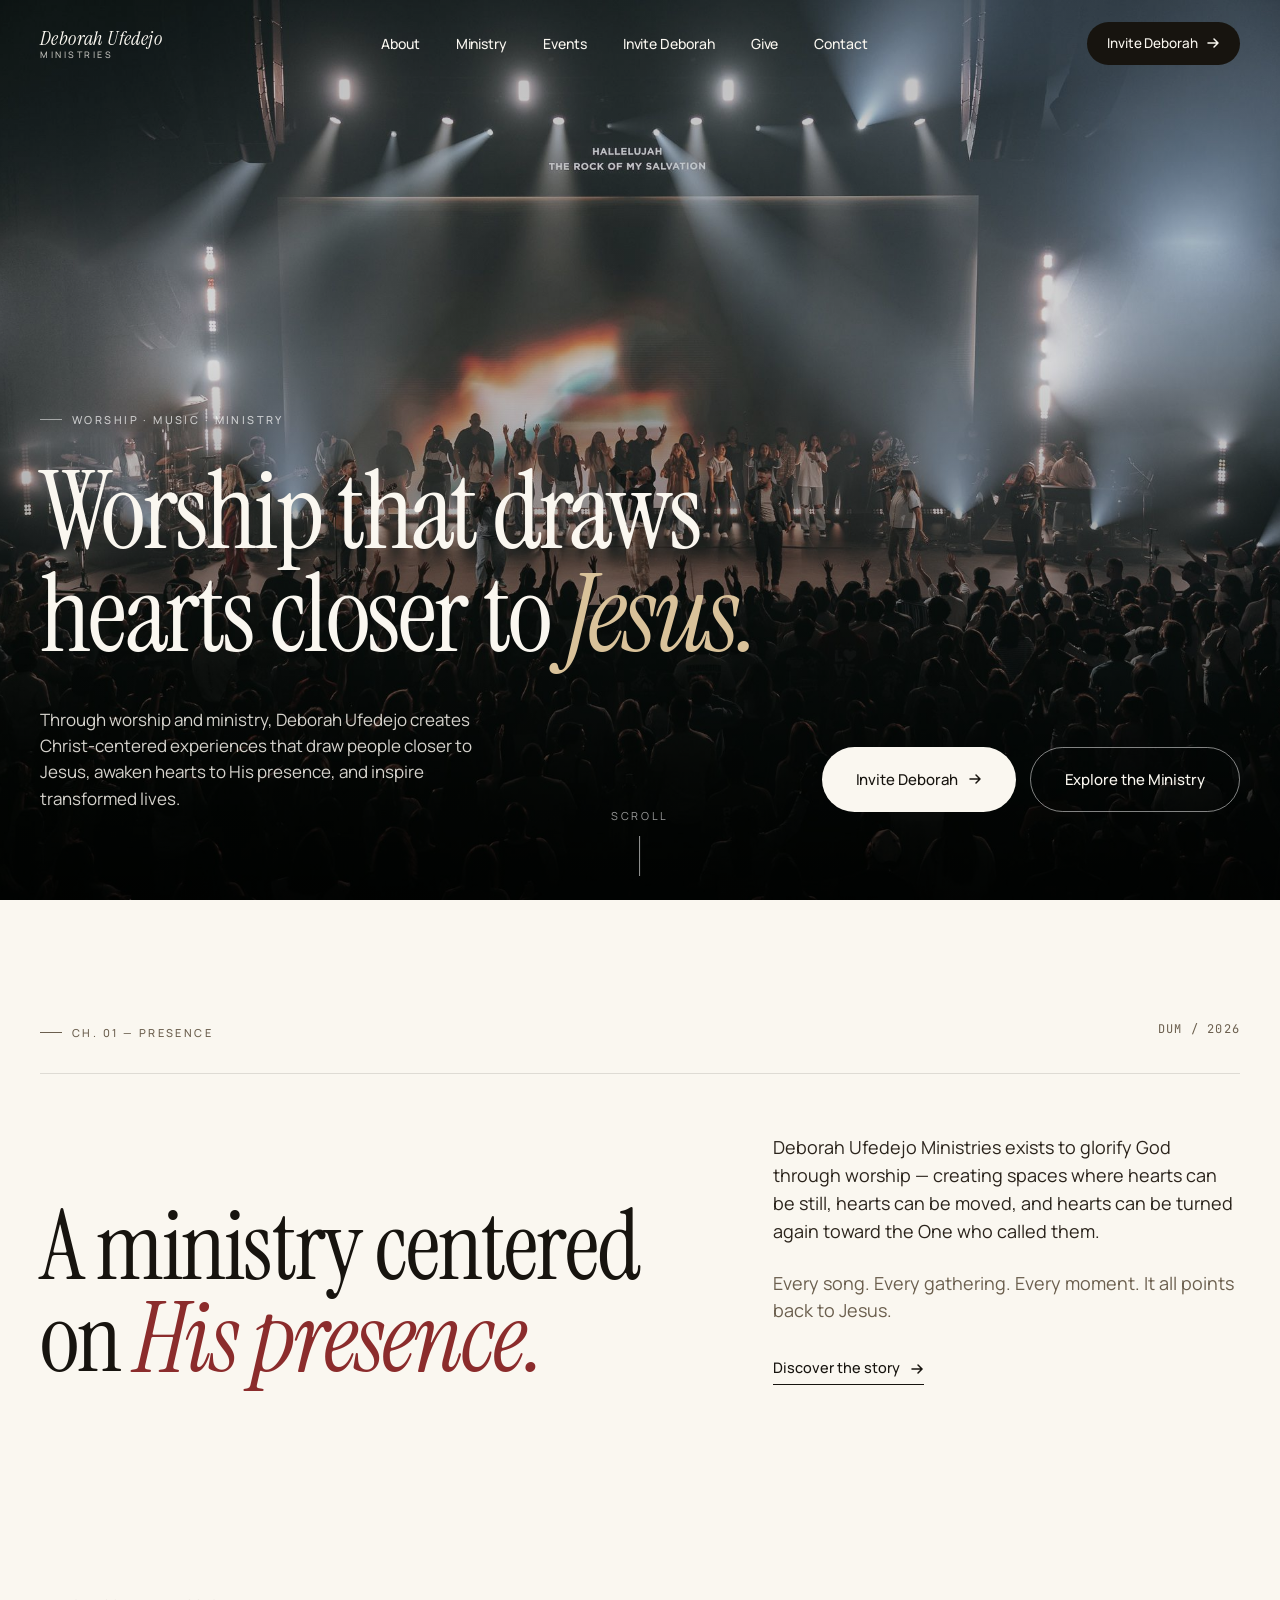
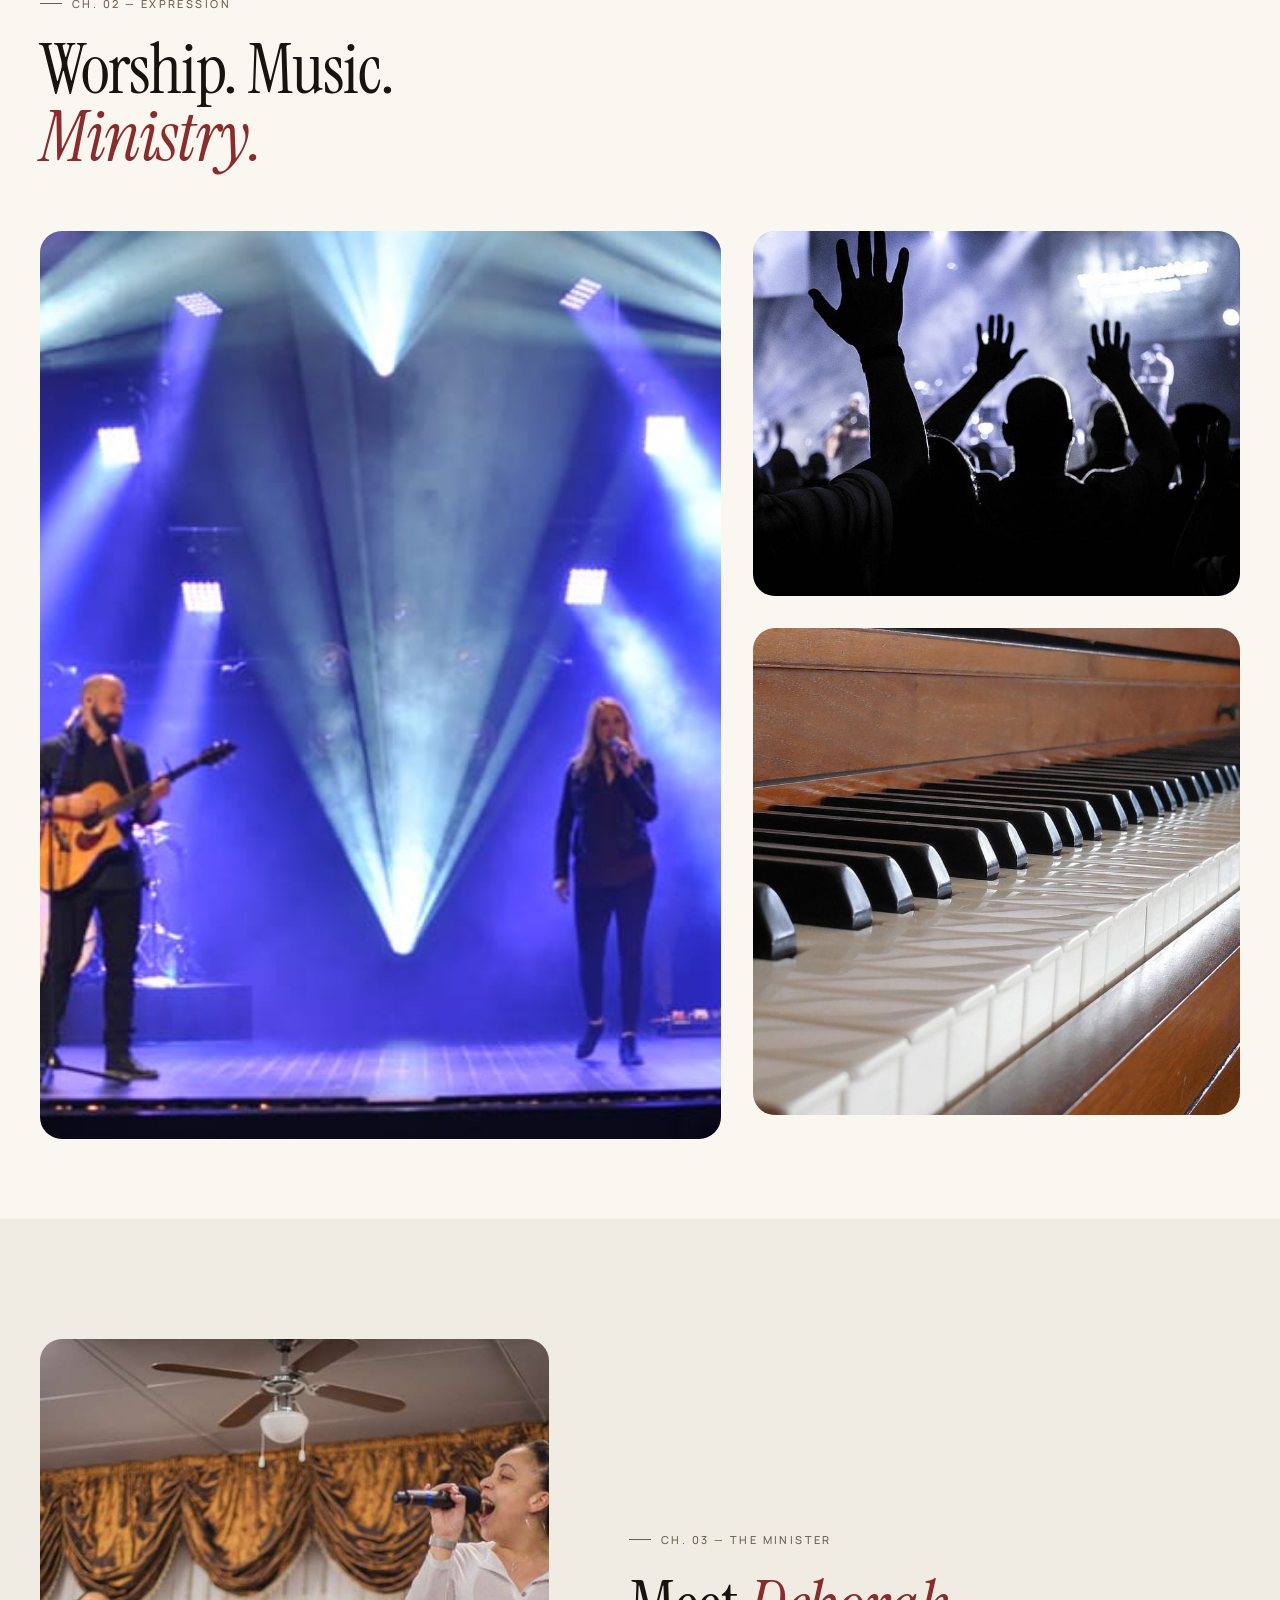
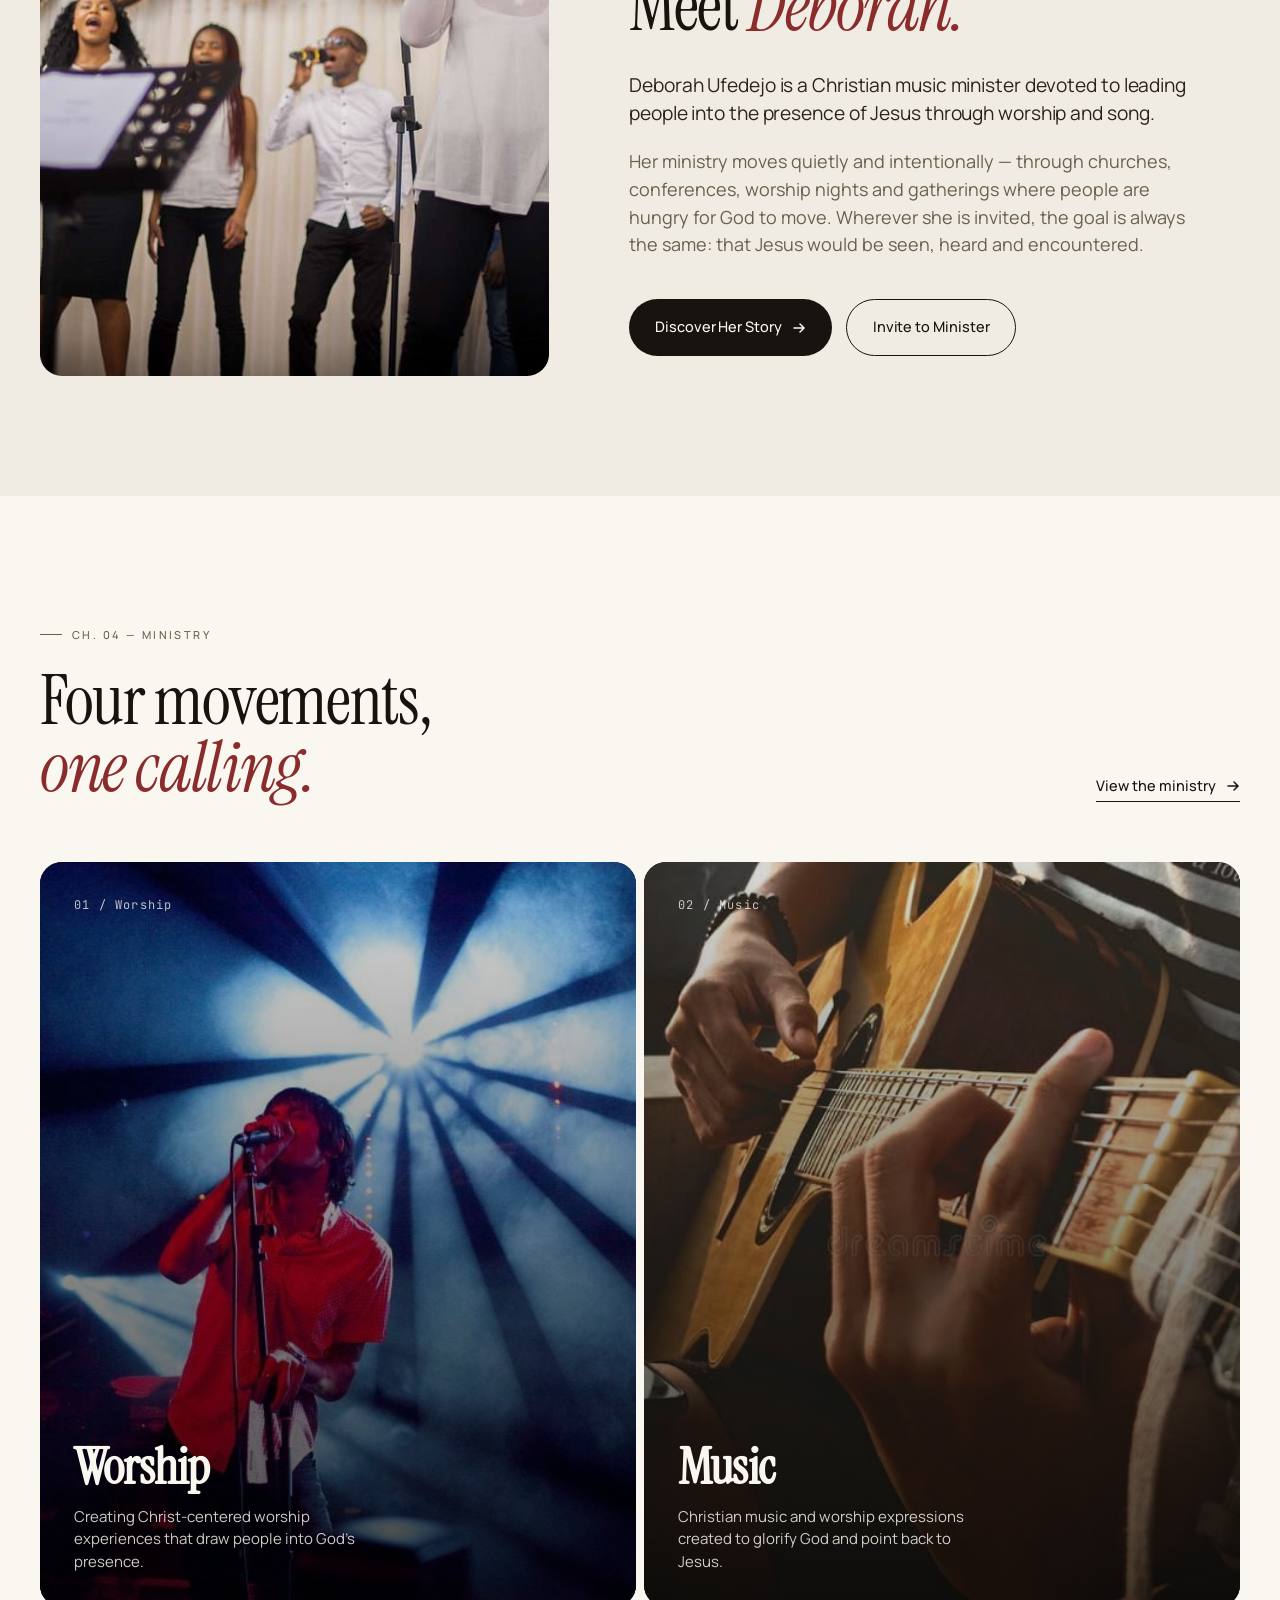
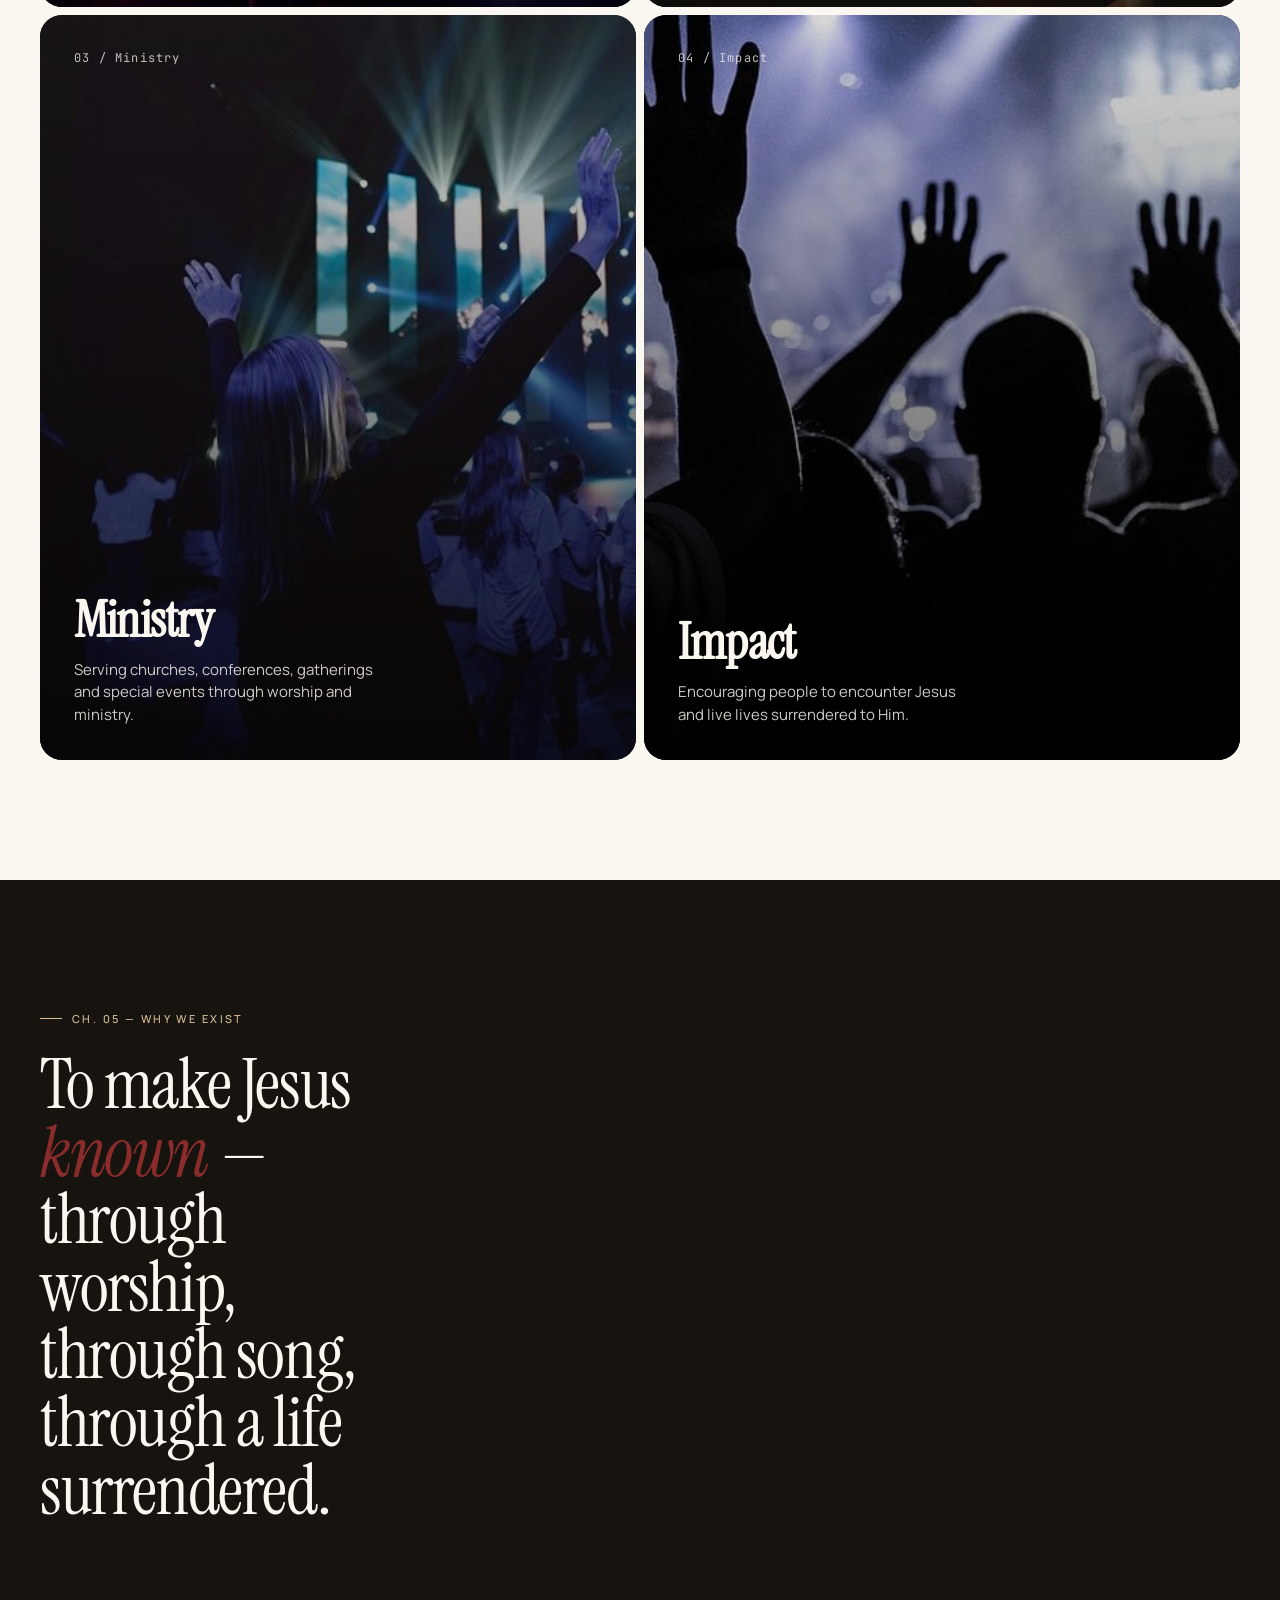
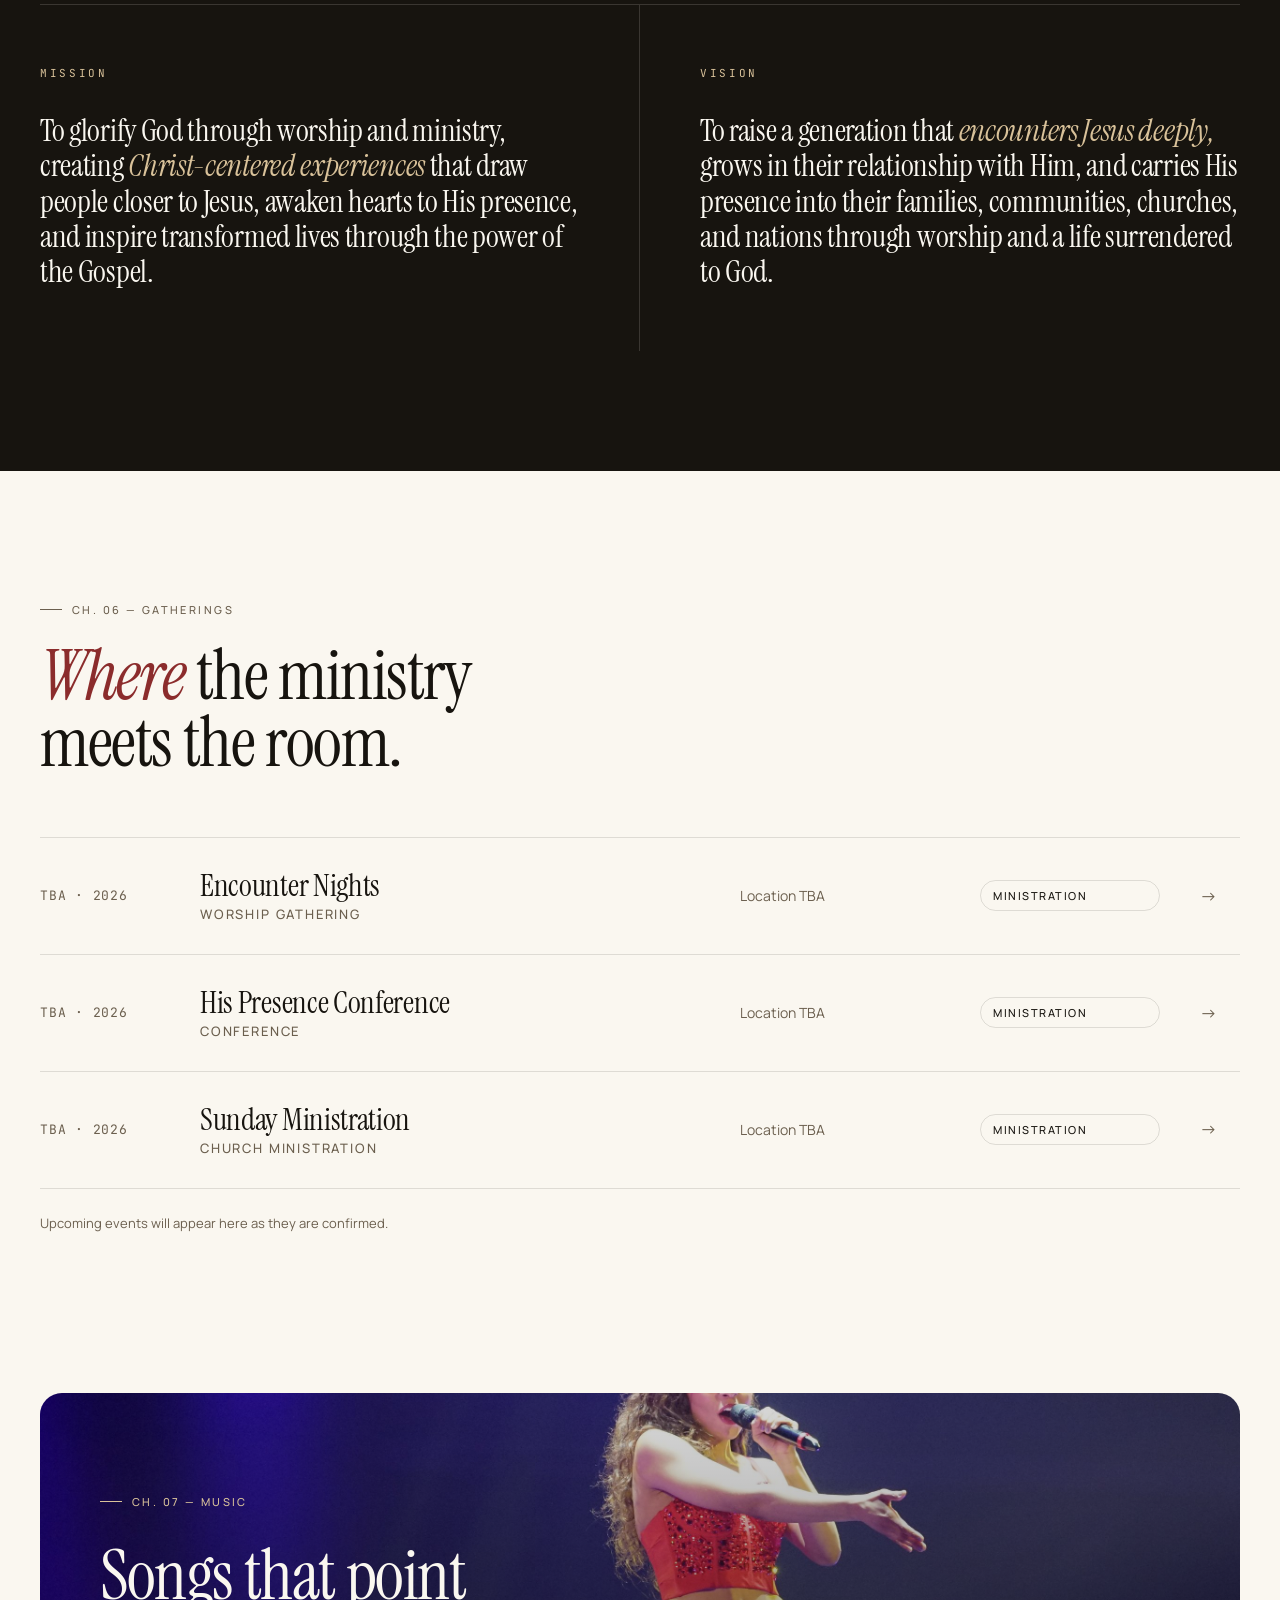
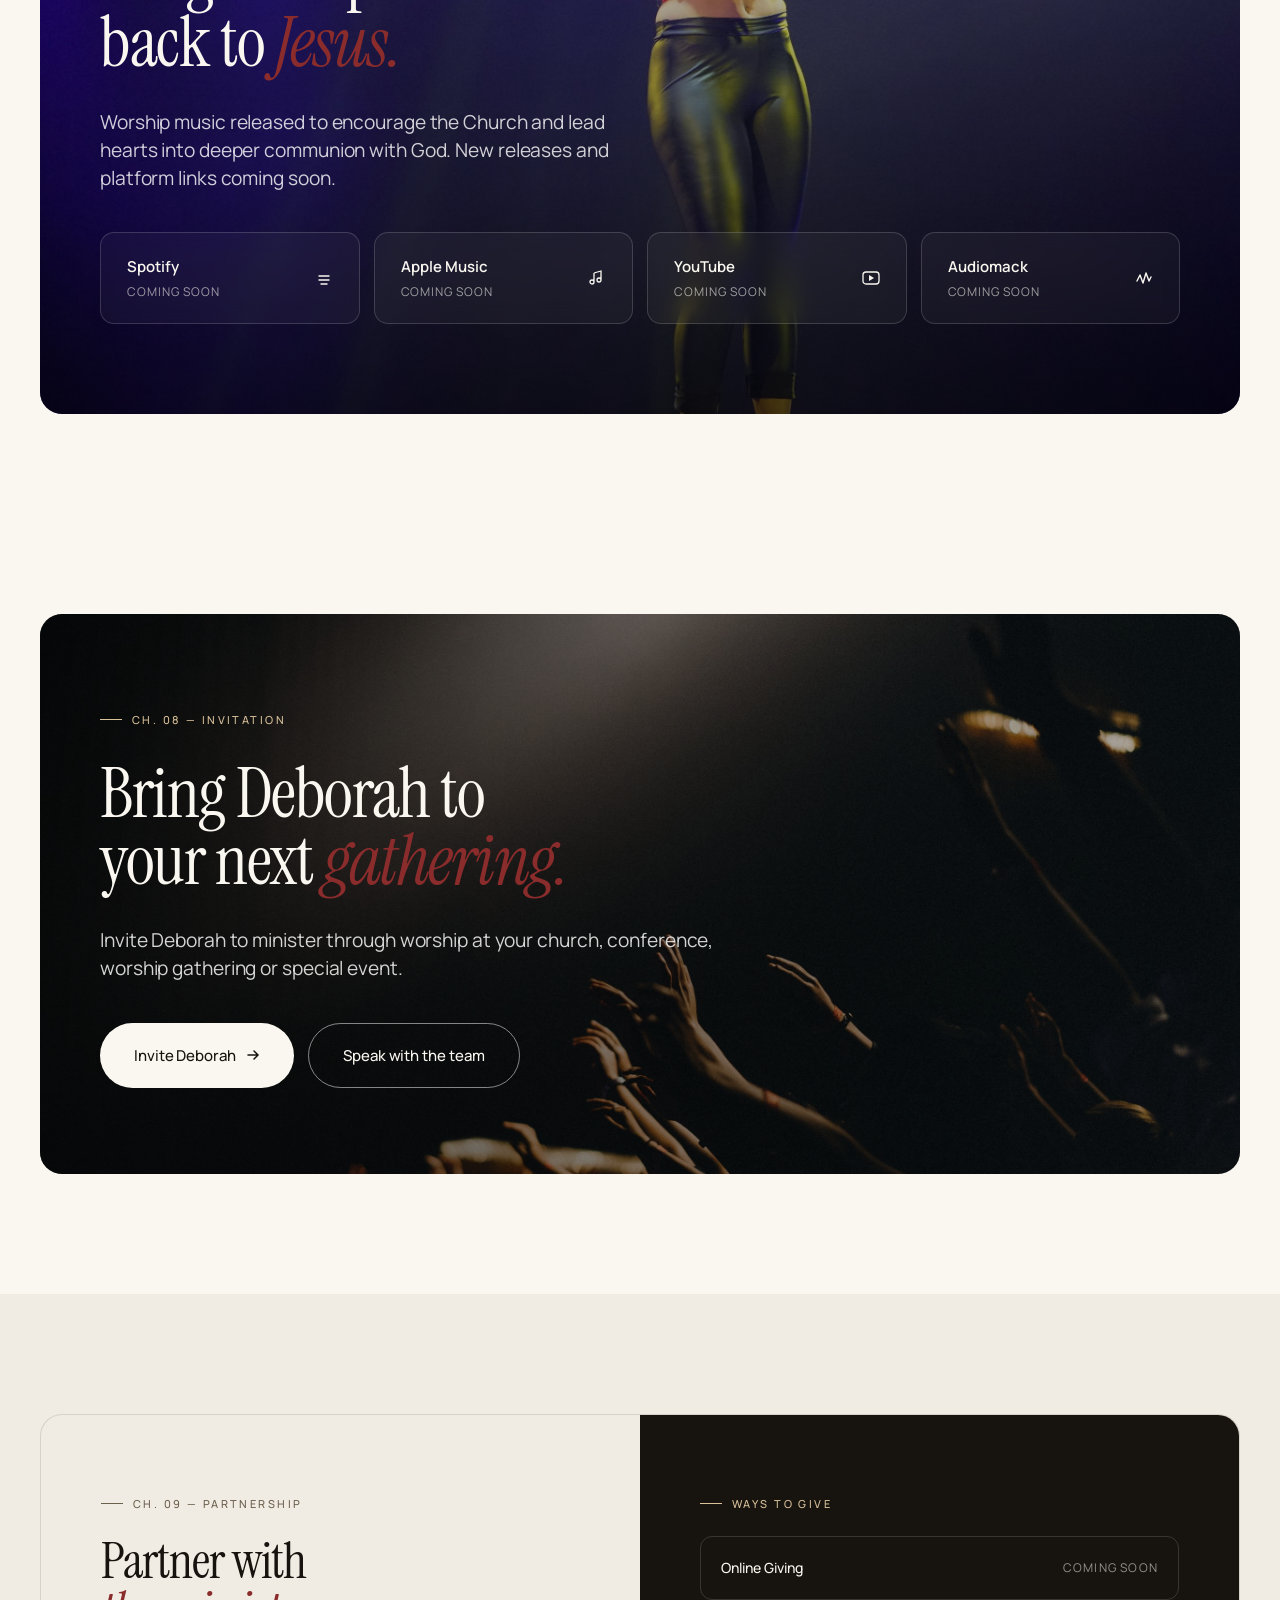
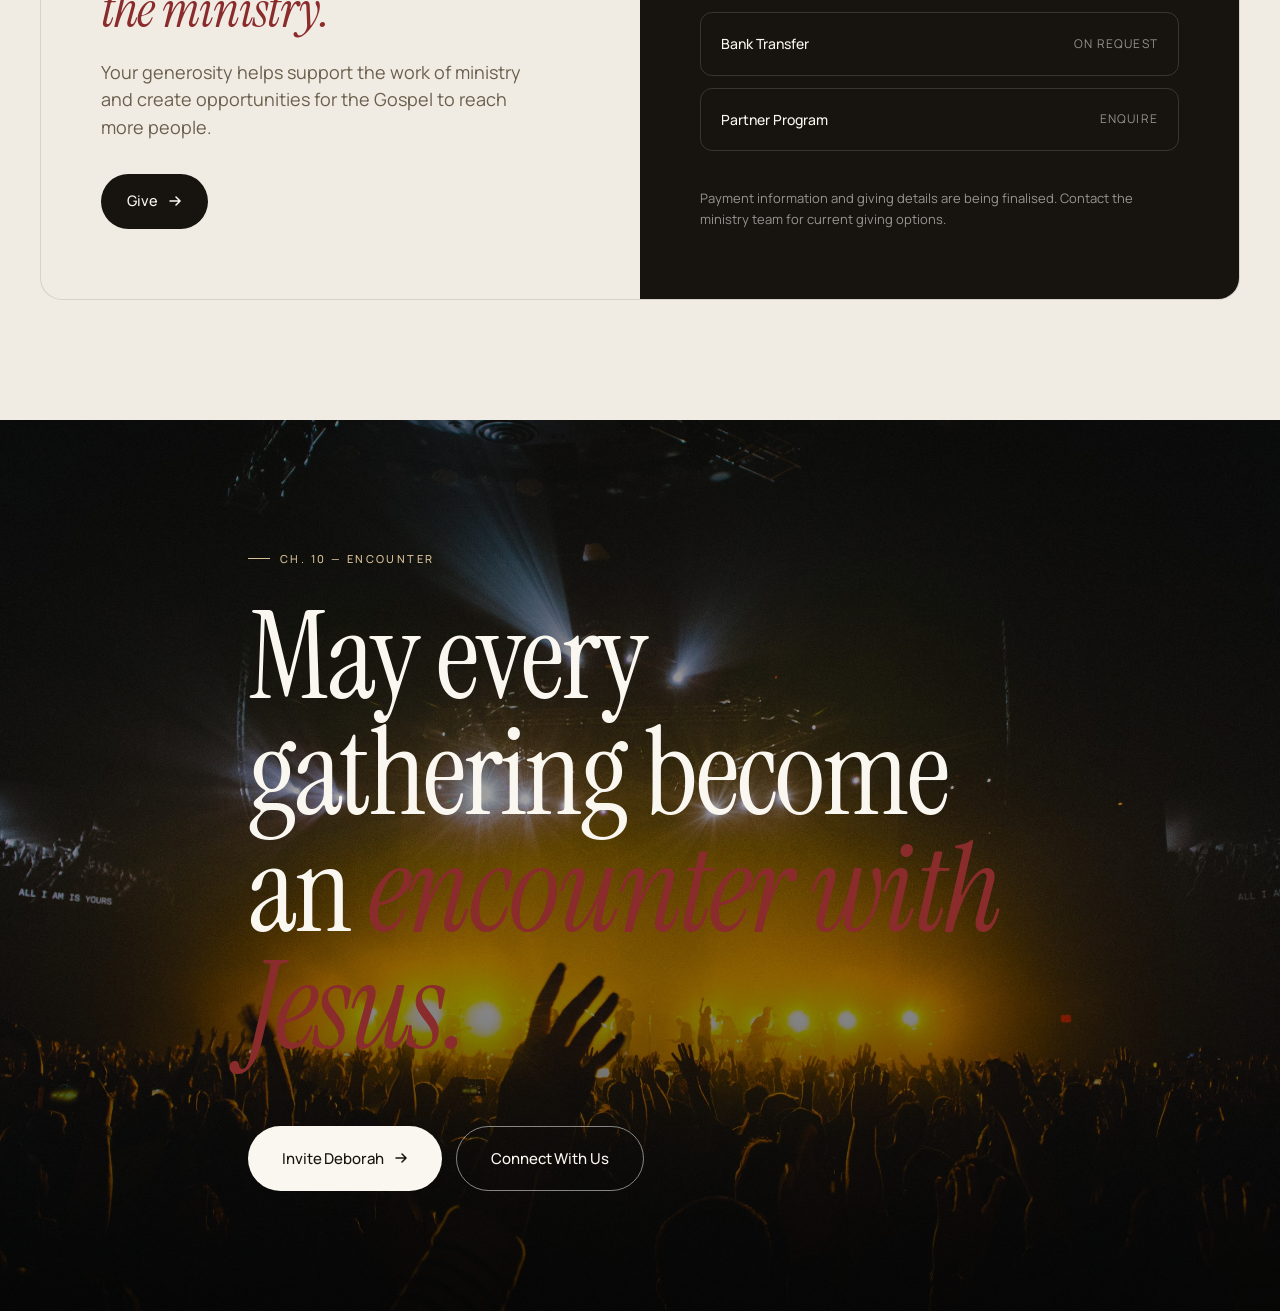
<file: index.html>
<!doctype html>
<html lang="en">
<head>
<meta charset="utf-8" />
<meta name="viewport" content="width=device-width, initial-scale=1" />
<title>Deborah Ufedejo Ministries — Worship that draws hearts closer to Jesus</title>
<meta name="description" content="Through worship and ministry, Deborah Ufedejo creates Christ-centered experiences that draw people closer to Jesus, awaken hearts to His presence, and inspire transformed lives." />
<link rel="preconnect" href="https://fonts.googleapis.com" />
<link rel="preconnect" href="https://fonts.gstatic.com" crossorigin />
<link href="https://fonts.googleapis.com/css2?family=Instrument+Serif:ital@0;1&family=Manrope:wght@300;400;500;600;700&family=JetBrains+Mono:wght@400;500&display=swap" rel="stylesheet" />
<link rel="stylesheet" href="assets/css/site.css" />
</head>
<body>
  <div id="nav-slot"></div>
  <script src="assets/partials.js" data-active="home" data-nav-dark="true"></script>

  <!-- 01 · HERO -->
  <section class="hero">
    <div class="hero__bg" style="background-image: url('assets/images/hero-worship-stage.jpg');"></div>
    <div class="hero__inner">
      <div class="hero__eyebrow eyebrow">Worship · Music · Ministry</div>
      <h1 class="hero__title">
        Worship that draws<br/>hearts closer to <em>Jesus.</em>
      </h1>
      <div class="hero__row">
        <p class="hero__lede">
          Through worship and ministry, Deborah Ufedejo creates Christ-centered experiences that draw people closer to Jesus, awaken hearts to His presence, and inspire transformed lives.
        </p>
        <div class="hero__ctas">
          <a href="invite.html" class="btn btn--light btn--lg">
            Invite Deborah
            <svg width="14" height="14" viewBox="0 0 14 14" fill="none"><path d="M2 7h10M8 3l4 4-4 4" stroke="currentColor" stroke-width="1.5" stroke-linecap="round" stroke-linejoin="round"/></svg>
          </a>
          <a href="ministry.html" class="btn btn--ghost-light btn--lg">Explore the Ministry</a>
        </div>
      </div>
    </div>
    <div class="hero__scroll">
      <span>Scroll</span>
      <span></span>
    </div>
  </section>

  <!-- 02 · EDITORIAL INTRODUCTION -->
  <section class="section section--paper">
    <div class="container">
      <div class="statement">
        <div class="statement__head reveal">
          <div class="eyebrow">Ch. 01 — Presence</div>
          <div class="statement__index">DUM / 2026</div>
        </div>
        <div class="statement__body">
          <h2 class="display display--xl reveal">
            A ministry centered<br/>on <em>His presence.</em>
          </h2>
          <div class="reveal reveal--delay-2">
            <p class="body-lg" style="margin-bottom: 24px;">
              Deborah Ufedejo Ministries exists to glorify God through worship — creating spaces where hearts can be still, hearts can be moved, and hearts can be turned again toward the One who called them.
            </p>
            <p class="body-lg muted">
              Every song. Every gathering. Every moment. It all points back to Jesus.
            </p>
            <a href="about.html" class="link-arrow" style="margin-top: 32px; display:inline-flex;">
              Discover the story
              <svg width="14" height="14" viewBox="0 0 14 14" fill="none"><path d="M2 7h10M8 3l4 4-4 4" stroke="currentColor" stroke-width="1.5" stroke-linecap="round"/></svg>
            </a>
          </div>
        </div>
      </div>
    </div>
  </section>

  <!-- 03 · VISUAL MINISTRY SECTION -->
  <section class="section section--tight">
    <div class="container">
      <div style="display:flex; align-items:end; justify-content:space-between; gap:40px; margin-bottom: 60px; flex-wrap:wrap;">
        <div>
          <div class="eyebrow reveal" style="margin-bottom: 24px;">Ch. 02 — Expression</div>
          <h2 class="display display--l reveal">Worship. Music.<br/><em>Ministry.</em></h2>
        </div>
        <p class="lede reveal reveal--delay-2">
          Three expressions of the same calling — to make Jesus known through the ministry of song.
        </p>
      </div>

      <div class="editorial-grid">
        <div class="editorial-grid__col">
          <div class="editorial-grid__img editorial-grid__img--tall img-reveal">
            <img src="assets/images/worship-lights-1.jpg" alt="Worship stage bathed in warm light" loading="lazy" />
          </div>
        </div>
        <div class="editorial-grid__col">
          <div class="editorial-grid__img editorial-grid__img--wide img-reveal">
            <img src="assets/images/hands-raised-2.jpg" alt="Hands raised in worship" loading="lazy" />
          </div>
          <div class="editorial-grid__img editorial-grid__img--square img-reveal">
            <img src="assets/images/piano-keys.jpg" alt="Piano keys, close" loading="lazy" />
          </div>
        </div>
      </div>
    </div>
  </section>

  <!-- 04 · ABOUT DEBORAH -->
  <section class="section section--cream">
    <div class="container">
      <div class="about-lockup">
        <div class="about-lockup__portrait img-reveal">
          <img src="assets/images/portrait-singer.jpg" alt="Editorial portrait (temporary — replace with Deborah's photo)" loading="lazy" />
        </div>
        <div class="about-lockup__body">
          <div class="eyebrow reveal" style="margin-bottom: 24px;">Ch. 03 — The minister</div>
          <h2 class="display display--l reveal">Meet <em>Deborah.</em></h2>
          <p class="lede reveal reveal--delay-2" style="margin-top: 32px;">
            Deborah Ufedejo is a Christian music minister devoted to leading people into the presence of Jesus through worship and song.
          </p>
          <p class="body-lg muted reveal reveal--delay-3" style="margin-top: 20px; max-width: 560px;">
            Her ministry moves quietly and intentionally — through churches, conferences, worship nights and gatherings where people are hungry for God to move. Wherever she is invited, the goal is always the same: that Jesus would be seen, heard and encountered.
          </p>
          <div class="reveal reveal--delay-4" style="margin-top: 40px; display:flex; gap:14px; flex-wrap:wrap;">
            <a href="about.html" class="btn btn--primary">
              Discover Her Story
              <svg width="14" height="14" viewBox="0 0 14 14" fill="none"><path d="M2 7h10M8 3l4 4-4 4" stroke="currentColor" stroke-width="1.5" stroke-linecap="round"/></svg>
            </a>
            <a href="invite.html" class="btn btn--ghost">Invite to Minister</a>
          </div>
        </div>
      </div>
    </div>
  </section>

  <!-- 05 · MINISTRY -->
  <section class="section">
    <div class="container">
      <div style="display:flex; align-items:end; justify-content:space-between; gap:40px; margin-bottom: 60px; flex-wrap:wrap;">
        <div>
          <div class="eyebrow reveal" style="margin-bottom: 24px;">Ch. 04 — Ministry</div>
          <h2 class="display display--l reveal">Four movements,<br/><em>one calling.</em></h2>
        </div>
        <a href="ministry.html" class="link-arrow reveal">
          View the ministry
          <svg width="14" height="14" viewBox="0 0 14 14" fill="none"><path d="M2 7h10M8 3l4 4-4 4" stroke="currentColor" stroke-width="1.5" stroke-linecap="round"/></svg>
        </a>
      </div>

      <div class="ministry-grid">
        <a class="ministry-card reveal" href="ministry.html">
          <div class="ministry-card__bg" style="background-image: url('assets/images/singer-blue.jpg');"></div>
          <div class="ministry-card__num">01 / Worship</div>
          <div class="ministry-card__body">
            <h3 class="ministry-card__title">Worship</h3>
            <p class="ministry-card__desc">Creating Christ-centered worship experiences that draw people into God's presence.</p>
          </div>
        </a>
        <a class="ministry-card reveal reveal--delay-1" href="ministry.html">
          <div class="ministry-card__bg" style="background-image: url('assets/images/guitar-close-1.jpg');"></div>
          <div class="ministry-card__num">02 / Music</div>
          <div class="ministry-card__body">
            <h3 class="ministry-card__title">Music</h3>
            <p class="ministry-card__desc">Christian music and worship expressions created to glorify God and point back to Jesus.</p>
          </div>
        </a>
        <a class="ministry-card reveal reveal--delay-2" href="ministry.html">
          <div class="ministry-card__bg" style="background-image: url('assets/images/worship-service.jpg');"></div>
          <div class="ministry-card__num">03 / Ministry</div>
          <div class="ministry-card__body">
            <h3 class="ministry-card__title">Ministry</h3>
            <p class="ministry-card__desc">Serving churches, conferences, gatherings and special events through worship and ministry.</p>
          </div>
        </a>
        <a class="ministry-card reveal reveal--delay-3" href="ministry.html">
          <div class="ministry-card__bg" style="background-image: url('assets/images/hands-raised-2.jpg');"></div>
          <div class="ministry-card__num">04 / Impact</div>
          <div class="ministry-card__body">
            <h3 class="ministry-card__title">Impact</h3>
            <p class="ministry-card__desc">Encouraging people to encounter Jesus and live lives surrendered to Him.</p>
          </div>
        </a>
      </div>
    </div>
  </section>

  <!-- 06 · MISSION / VISION -->
  <section class="section section--dark">
    <div class="container">
      <div style="display:flex; align-items:end; justify-content:space-between; gap:40px; margin-bottom: 80px; flex-wrap:wrap;">
        <div>
          <div class="eyebrow reveal" style="margin-bottom: 24px; color: var(--gold-soft);">
            Ch. 05 — Why we exist
          </div>
          <h2 class="display display--l reveal" style="max-width: 12ch;">
            To make Jesus <em>known</em> — through worship, through song, through a life surrendered.
          </h2>
        </div>
      </div>

      <div class="mv-wrap reveal reveal--delay-2">
        <div class="mv-block">
          <span class="mv-block__label">Mission</span>
          <p class="mv-block__text">
            To glorify God through worship and ministry, creating <em>Christ-centered experiences</em> that draw people closer to Jesus, awaken hearts to His presence, and inspire transformed lives through the power of the Gospel.
          </p>
        </div>
        <div class="mv-block">
          <span class="mv-block__label">Vision</span>
          <p class="mv-block__text">
            To raise a generation that <em>encounters Jesus deeply,</em> grows in their relationship with Him, and carries His presence into their families, communities, churches, and nations through worship and a life surrendered to God.
          </p>
        </div>
      </div>
    </div>
  </section>

  <!-- 07 · EVENTS -->
  <section class="section">
    <div class="container">
      <div style="display:flex; align-items:end; justify-content:space-between; gap:40px; margin-bottom: 60px; flex-wrap:wrap;">
        <div>
          <div class="eyebrow reveal" style="margin-bottom: 24px;">Ch. 06 — Gatherings</div>
          <h2 class="display display--l reveal"><em>Where</em> the ministry<br/>meets the room.</h2>
        </div>
        <a href="events.html" class="link-arrow reveal">
          View all events
          <svg width="14" height="14" viewBox="0 0 14 14" fill="none"><path d="M2 7h10M8 3l4 4-4 4" stroke="currentColor" stroke-width="1.5" stroke-linecap="round"/></svg>
        </a>
      </div>

      <div class="events-list reveal">
        <a class="event-row" href="events.html">
          <div class="event-row__date">TBA · 2026</div>
          <div class="event-row__title">
            Encounter Nights
            <small>Worship Gathering</small>
          </div>
          <div class="event-row__loc">Location TBA</div>
          <div class="event-row__tag">Ministration</div>
          <div class="event-row__arrow">→</div>
          <div class="event-row__peek"><img src="assets/images/worship-lights-1.jpg" alt="" /></div>
        </a>
        <a class="event-row" href="events.html">
          <div class="event-row__date">TBA · 2026</div>
          <div class="event-row__title">
            His Presence Conference
            <small>Conference</small>
          </div>
          <div class="event-row__loc">Location TBA</div>
          <div class="event-row__tag">Ministration</div>
          <div class="event-row__arrow">→</div>
          <div class="event-row__peek"><img src="assets/images/crowd-lights.jpg" alt="" /></div>
        </a>
        <a class="event-row" href="events.html">
          <div class="event-row__date">TBA · 2026</div>
          <div class="event-row__title">
            Sunday Ministration
            <small>Church Ministration</small>
          </div>
          <div class="event-row__loc">Location TBA</div>
          <div class="event-row__tag">Ministration</div>
          <div class="event-row__arrow">→</div>
          <div class="event-row__peek"><img src="assets/images/worship-service.jpg" alt="" /></div>
        </a>
      </div>

      <p class="muted reveal" style="margin-top: 24px; font-size: 13px;">
        Upcoming events will appear here as they are confirmed.
      </p>
    </div>
  </section>

  <!-- 08 · MUSIC -->
  <section class="section section--tight" style="padding-top: 40px;">
    <div class="container">
      <div class="music-hero" style="background-image: url('assets/images/singer-spotlight.jpg');">
        <div>
          <div class="eyebrow" style="color: var(--gold-soft); margin-bottom: 32px;">Ch. 07 — Music</div>
          <h2 class="display display--l" style="max-width: 15ch;">
            Songs that point<br/>back to <em>Jesus.</em>
          </h2>
          <p class="lede" style="color: rgba(255,255,255,0.8); margin-top: 32px; max-width: 540px;">
            Worship music released to encourage the Church and lead hearts into deeper communion with God. New releases and platform links coming soon.
          </p>
        </div>

        <div class="music-platforms">
          <a href="#" class="music-platform">
            <div class="music-platform__name"><strong>Spotify</strong><span>Coming soon</span></div>
            <svg width="18" height="18" viewBox="0 0 18 18" fill="none"><path d="M4 7h10M4 11h10M6 15h6" stroke="currentColor" stroke-width="1.4" stroke-linecap="round"/></svg>
          </a>
          <a href="#" class="music-platform">
            <div class="music-platform__name"><strong>Apple Music</strong><span>Coming soon</span></div>
            <svg width="18" height="18" viewBox="0 0 18 18" fill="none"><path d="M6 4v9M6 4l7-2v9M6 13a2 2 0 11-4 0 2 2 0 014 0zM13 11a2 2 0 11-4 0 2 2 0 014 0z" stroke="currentColor" stroke-width="1.3"/></svg>
          </a>
          <a href="#" class="music-platform">
            <div class="music-platform__name"><strong>YouTube</strong><span>Coming soon</span></div>
            <svg width="18" height="18" viewBox="0 0 18 18" fill="none"><path d="M7 6l5 3-5 3V6z" fill="currentColor"/><rect x="1" y="3" width="16" height="12" rx="3" stroke="currentColor" stroke-width="1.3"/></svg>
          </a>
          <a href="#" class="music-platform">
            <div class="music-platform__name"><strong>Audiomack</strong><span>Coming soon</span></div>
            <svg width="18" height="18" viewBox="0 0 18 18" fill="none"><path d="M2 12l3-6 3 8 3-10 3 8 2-4" stroke="currentColor" stroke-width="1.4" stroke-linecap="round" stroke-linejoin="round"/></svg>
          </a>
        </div>
      </div>
    </div>
  </section>

  <!-- 09 · INVITE DEBORAH -->
  <section class="section">
    <div class="container">
      <div class="cta-bleed reveal">
        <div class="cta-bleed__bg" style="background-image: url('assets/images/crowd-lights.jpg');"></div>
        <div class="cta-bleed__inner">
          <div class="eyebrow" style="color: var(--gold-soft); margin-bottom: 32px;">Ch. 08 — Invitation</div>
          <h2 class="display display--l" style="margin-bottom: 32px;">
            Bring Deborah to<br/>your next <em>gathering.</em>
          </h2>
          <p class="lede" style="color: rgba(255,255,255,0.82); margin-bottom: 40px;">
            Invite Deborah to minister through worship at your church, conference, worship gathering or special event.
          </p>
          <div style="display:flex; gap:14px; flex-wrap:wrap;">
            <a href="invite.html" class="btn btn--light btn--lg">
              Invite Deborah
              <svg width="14" height="14" viewBox="0 0 14 14" fill="none"><path d="M2 7h10M8 3l4 4-4 4" stroke="currentColor" stroke-width="1.5" stroke-linecap="round"/></svg>
            </a>
            <a href="contact.html" class="btn btn--ghost-light btn--lg">Speak with the team</a>
          </div>
        </div>
      </div>
    </div>
  </section>

  <!-- 10 · GIVE -->
  <section class="section section--cream">
    <div class="container">
      <div class="give-panel">
        <div class="give-panel__side">
          <div class="eyebrow" style="margin-bottom: 24px;">Ch. 09 — Partnership</div>
          <h2 class="display display--m" style="margin-bottom: 24px;">Partner with<br/><em>the ministry.</em></h2>
          <p class="body-lg muted" style="max-width: 40ch;">
            Your generosity helps support the work of ministry and create opportunities for the Gospel to reach more people.
          </p>
          <a href="give.html" class="btn btn--primary" style="margin-top: 32px;">
            Give
            <svg width="14" height="14" viewBox="0 0 14 14" fill="none"><path d="M2 7h10M8 3l4 4-4 4" stroke="currentColor" stroke-width="1.5" stroke-linecap="round"/></svg>
          </a>
        </div>
        <div class="give-panel__side give-panel__side--dark">
          <div>
            <div class="eyebrow" style="color: var(--gold-soft); margin-bottom: 24px;">Ways to give</div>
            <div class="give-methods">
              <div class="give-method">
                <span class="give-method__label">Online Giving</span>
                <span class="give-method__hint">Coming soon</span>
              </div>
              <div class="give-method">
                <span class="give-method__label">Bank Transfer</span>
                <span class="give-method__hint">On request</span>
              </div>
              <div class="give-method">
                <span class="give-method__label">Partner Program</span>
                <span class="give-method__hint">Enquire</span>
              </div>
            </div>
          </div>
          <p style="font-size: 13px; color: rgba(255,255,255,0.55);">
            Payment information and giving details are being finalised. Contact the ministry team for current giving options.
          </p>
        </div>
      </div>
    </div>
  </section>

  <!-- 11 · FINAL CINEMATIC CTA -->
  <section style="padding: 0;">
    <div style="position: relative; min-height: 90vh; display:flex; align-items:center; color: var(--paper); overflow: hidden;">
      <div style="position:absolute; inset:0; background: url('assets/images/festival-lights.jpg') center/cover; transform: scale(1.05);"></div>
      <div style="position:absolute; inset:0; background: linear-gradient(180deg, rgba(0,0,0,0.55) 0%, rgba(0,0,0,0.35) 50%, rgba(0,0,0,0.75) 100%);"></div>
      <div class="container" style="position: relative; z-index: 2; padding-top: 120px; padding-bottom: 120px;">
        <div class="eyebrow reveal" style="color: var(--gold-soft); margin-bottom: 32px;">Ch. 10 — Encounter</div>
        <h2 class="display display--xxl reveal" style="max-width: 14ch;">
          May every gathering become an <em>encounter with Jesus.</em>
        </h2>
        <div class="reveal reveal--delay-2" style="margin-top: 60px; display:flex; gap:14px; flex-wrap:wrap;">
          <a href="invite.html" class="btn btn--light btn--lg">
            Invite Deborah
            <svg width="14" height="14" viewBox="0 0 14 14" fill="none"><path d="M2 7h10M8 3l4 4-4 4" stroke="currentColor" stroke-width="1.5" stroke-linecap="round"/></svg>
          </a>
          <a href="contact.html" class="btn btn--ghost-light btn--lg">Connect With Us</a>
        </div>
      </div>
    </div>
  </section>

  <div id="footer-slot"></div>
  <script src="assets/js/site.js"></script>
</body>
</html>
</file>
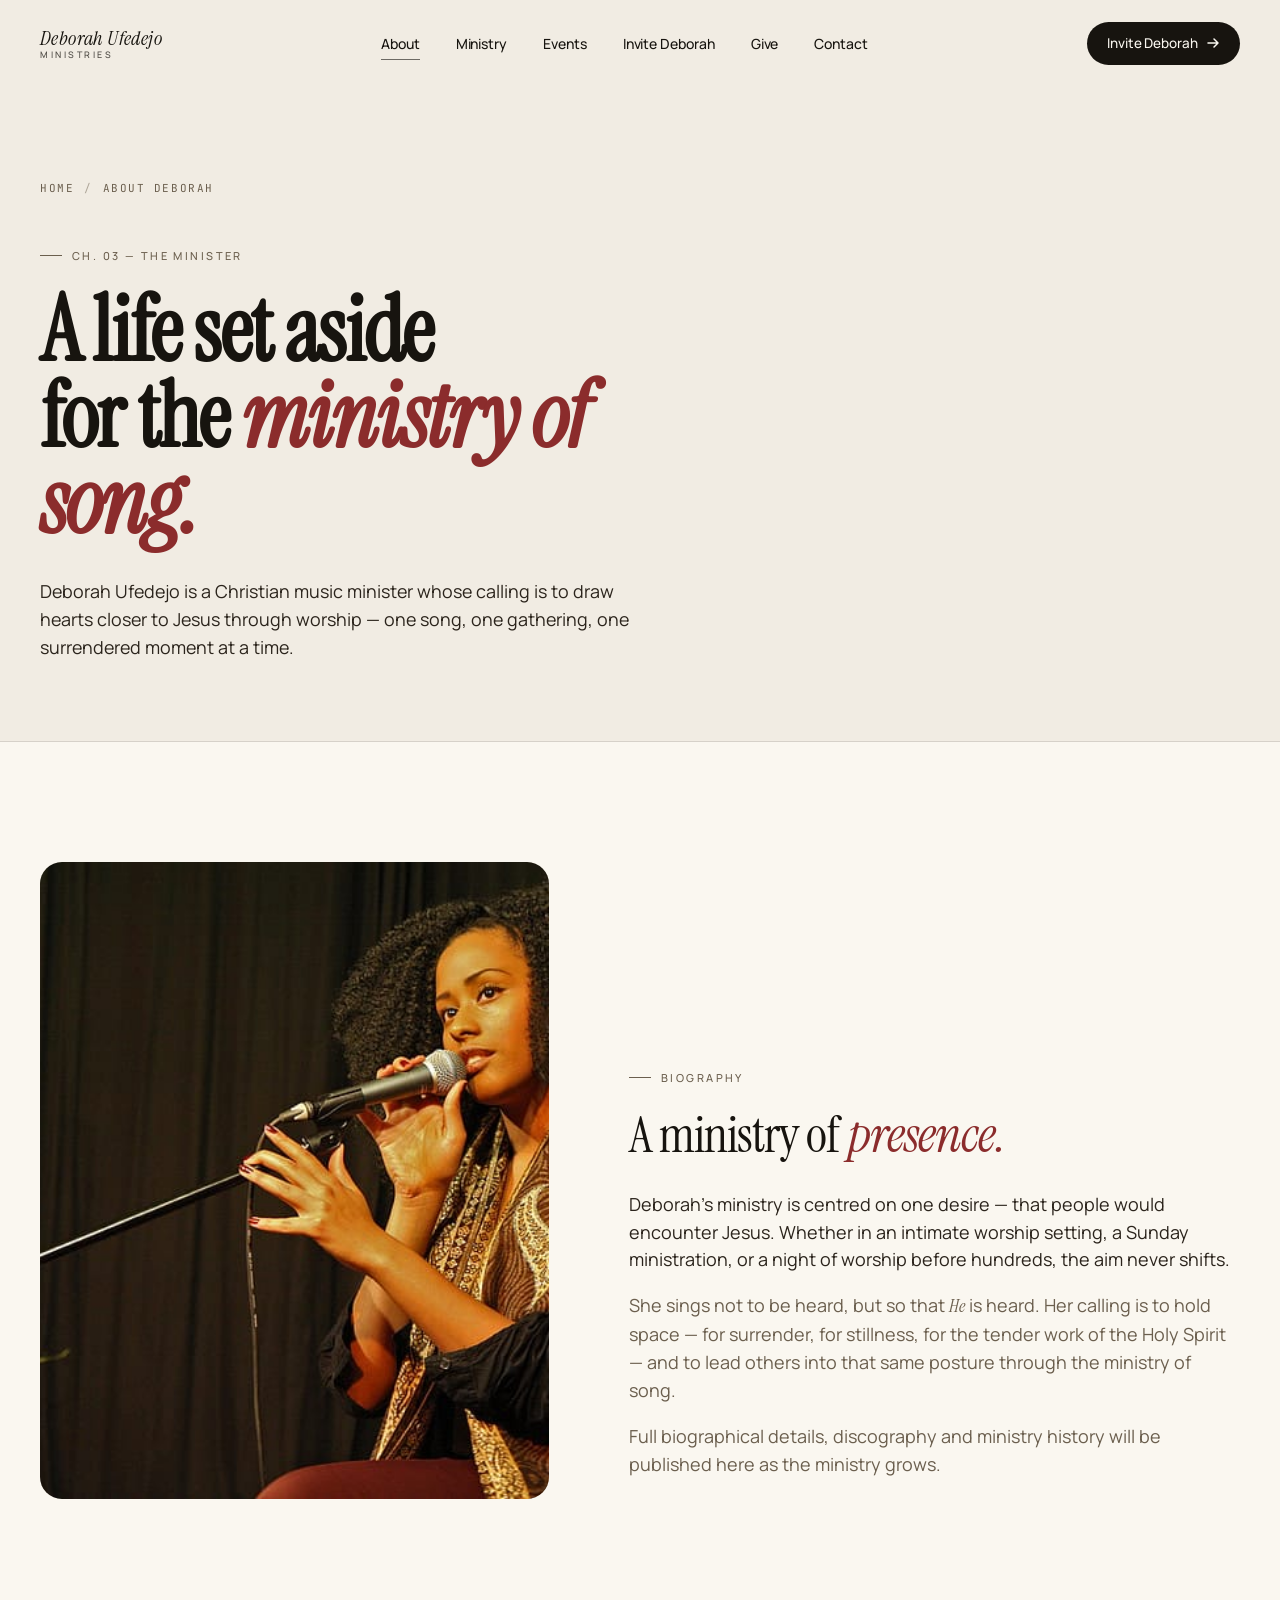
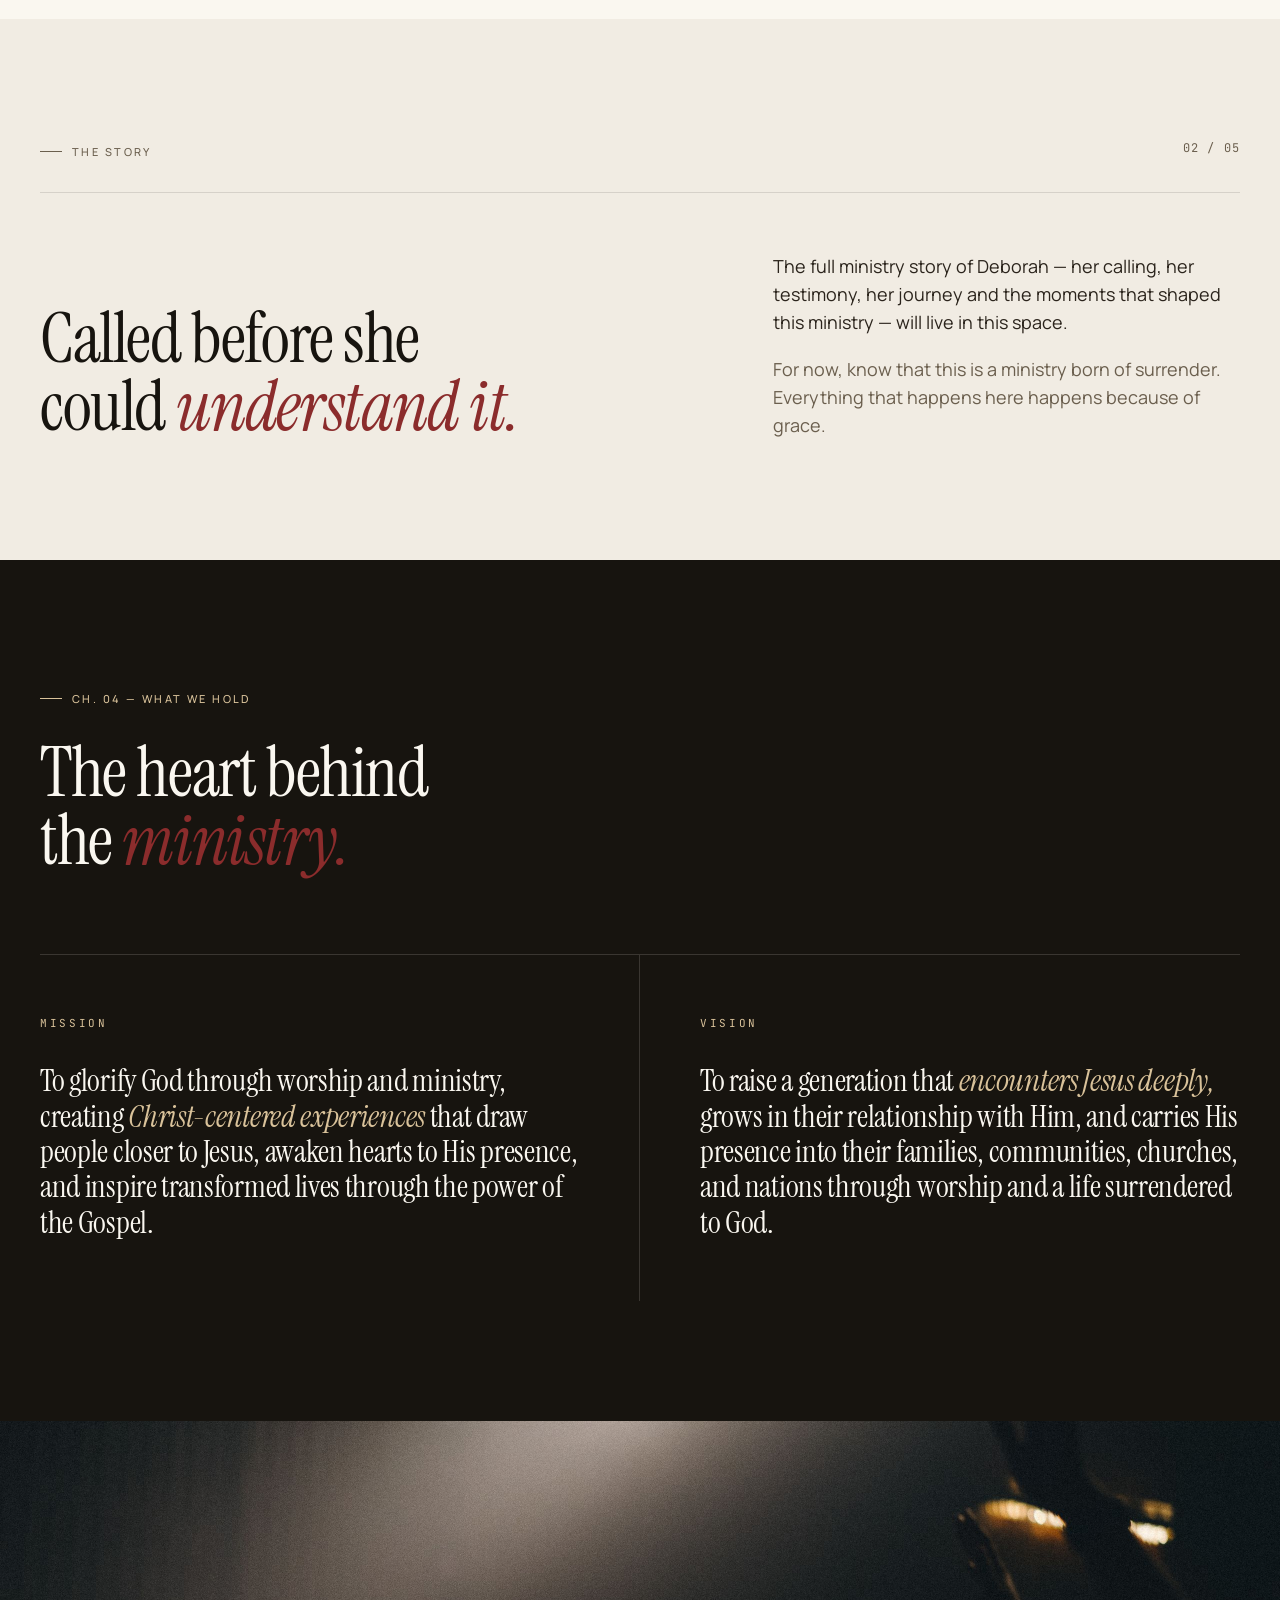
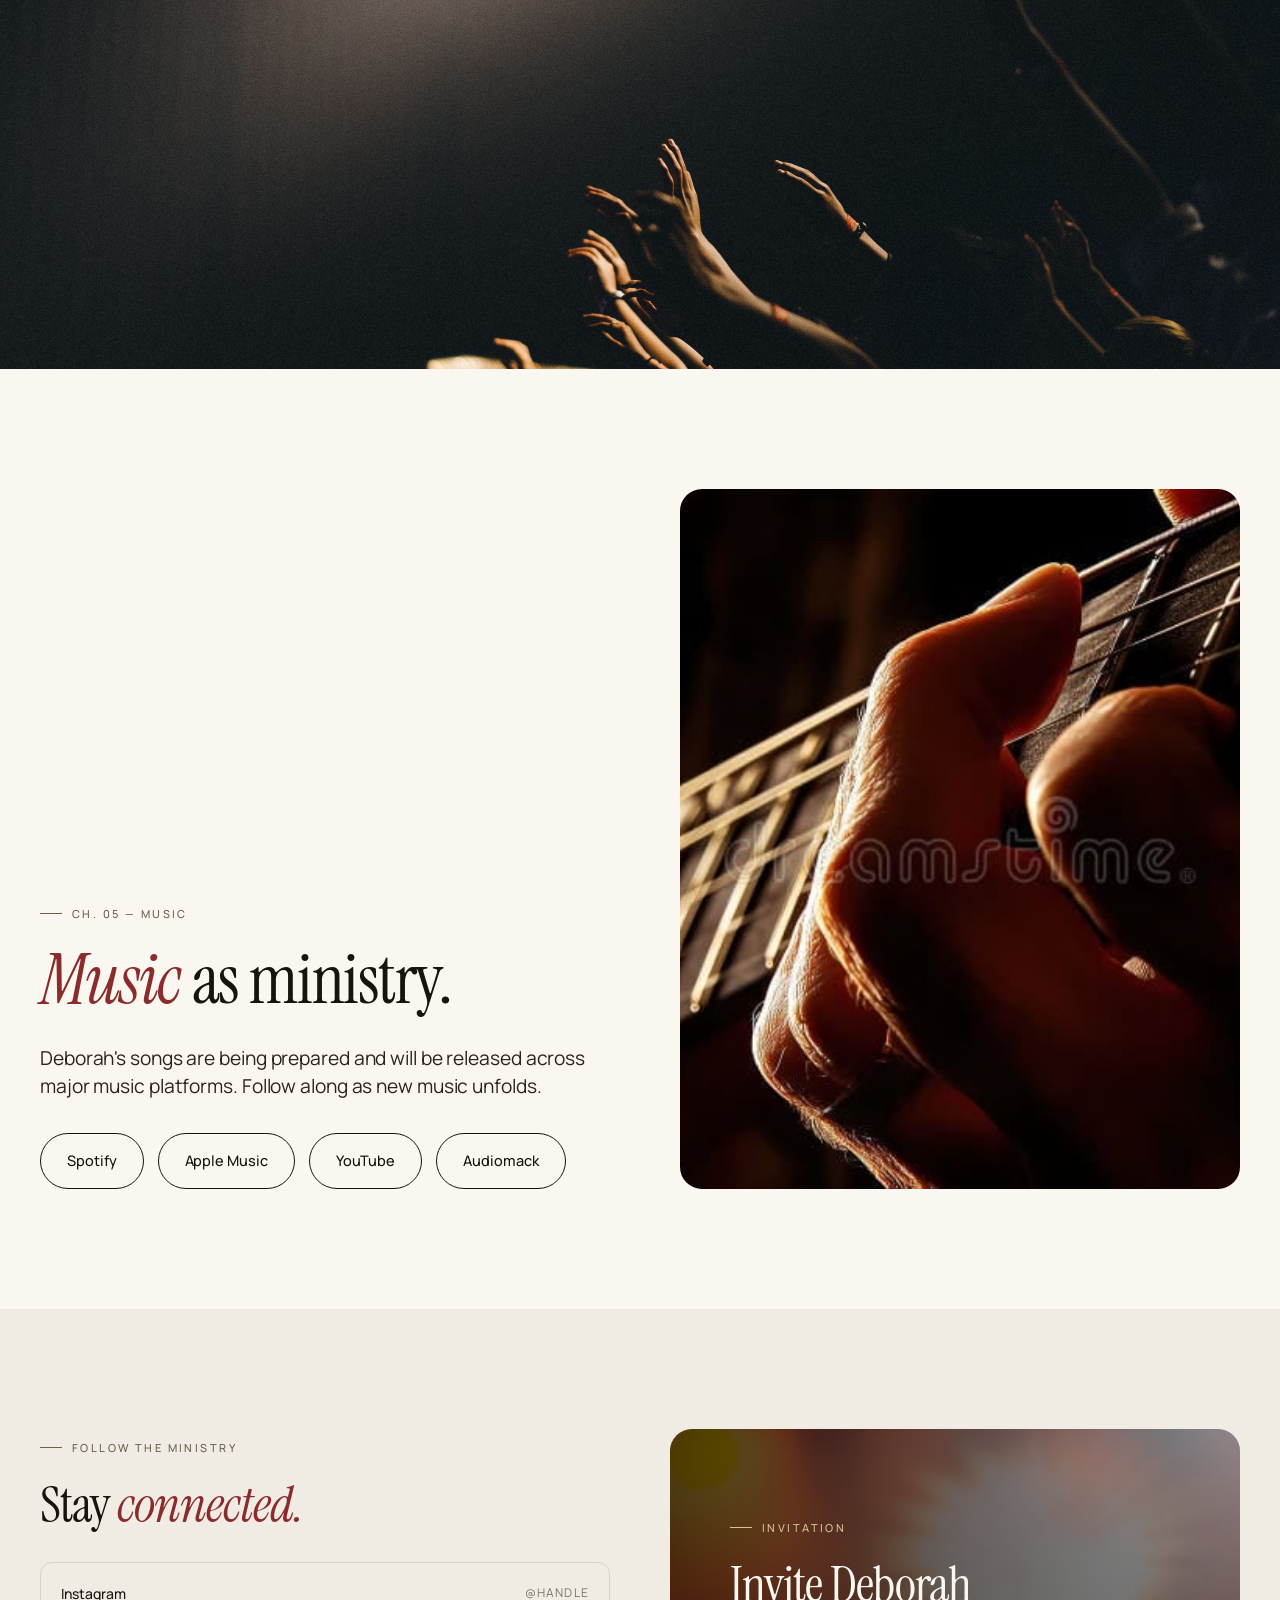
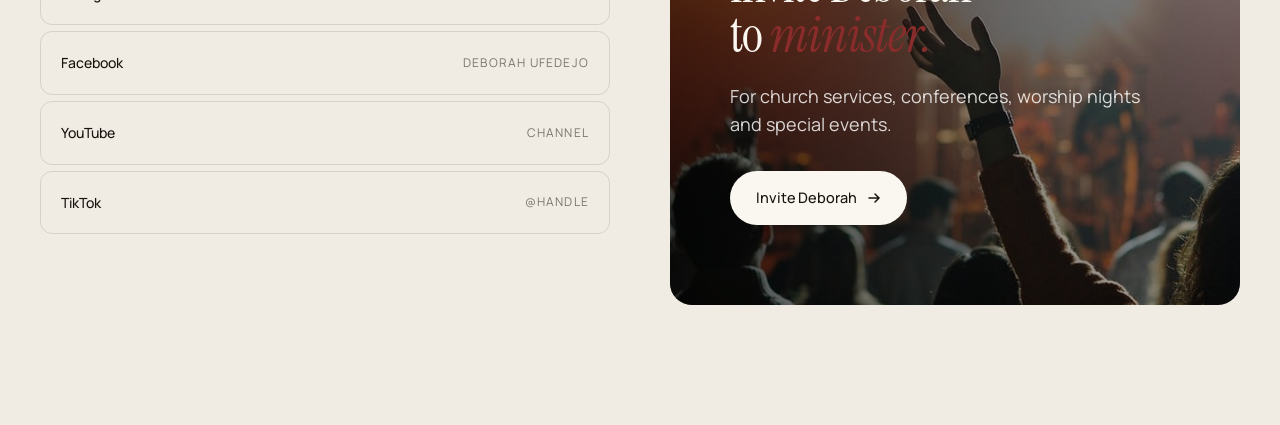
<file: about.html>
<!doctype html>
<html lang="en">
<head>
<meta charset="utf-8" />
<meta name="viewport" content="width=device-width, initial-scale=1" />
<title>About Deborah · Deborah Ufedejo Ministries</title>
<link rel="preconnect" href="https://fonts.googleapis.com" />
<link rel="preconnect" href="https://fonts.gstatic.com" crossorigin />
<link href="https://fonts.googleapis.com/css2?family=Instrument+Serif:ital@0;1&family=Manrope:wght@300;400;500;600;700&family=JetBrains+Mono:wght@400;500&display=swap" rel="stylesheet" />
<link rel="stylesheet" href="assets/css/site.css" />
</head>
<body>
  <div id="nav-slot"></div>
  <script src="assets/partials.js" data-active="about"></script>

  <header class="page-head">
    <div class="page-head__inner">
      <div class="crumbs"><a href="index.html">Home</a><span class="crumbs__sep">/</span><span>About Deborah</span></div>
      <div class="eyebrow page-head__eyebrow">Ch. 03 — The minister</div>
      <h1 class="page-head__title">A life set aside<br/>for the <em>ministry of song.</em></h1>
      <p class="page-head__lede">
        Deborah Ufedejo is a Christian music minister whose calling is to draw hearts closer to Jesus through worship — one song, one gathering, one surrendered moment at a time.
      </p>
    </div>
  </header>

  <section class="section">
    <div class="container">
      <div class="about-lockup">
        <div class="about-lockup__portrait img-reveal">
          <img src="assets/images/portrait-mic.jpg" alt="Editorial portrait (temporary — replace with Deborah's photo)" />
        </div>
        <div class="about-lockup__body">
          <div class="eyebrow" style="margin-bottom: 24px;">Biography</div>
          <h2 class="display display--m reveal">A ministry of <em>presence.</em></h2>
          <div class="reveal reveal--delay-2" style="margin-top: 32px; display:flex; flex-direction:column; gap: 18px;">
            <p class="body-lg">
              Deborah's ministry is centred on one desire — that people would encounter Jesus. Whether in an intimate worship setting, a Sunday ministration, or a night of worship before hundreds, the aim never shifts.
            </p>
            <p class="body-lg muted">
              She sings not to be heard, but so that <em style="font-family: var(--font-display); font-style: italic;">He</em> is heard. Her calling is to hold space — for surrender, for stillness, for the tender work of the Holy Spirit — and to lead others into that same posture through the ministry of song.
            </p>
            <p class="body-lg muted">
              Full biographical details, discography and ministry history will be published here as the ministry grows.
            </p>
          </div>
        </div>
      </div>
    </div>
  </section>

  <!-- Ministry story -->
  <section class="section section--cream">
    <div class="container">
      <div class="statement">
        <div class="statement__head reveal">
          <div class="eyebrow">The Story</div>
          <div class="statement__index">02 / 05</div>
        </div>
        <div class="statement__body">
          <h2 class="display display--l reveal">Called before she<br/>could <em>understand it.</em></h2>
          <div class="reveal reveal--delay-2">
            <p class="body-lg" style="margin-bottom: 20px;">
              The full ministry story of Deborah — her calling, her testimony, her journey and the moments that shaped this ministry — will live in this space.
            </p>
            <p class="body-lg muted">
              For now, know that this is a ministry born of surrender. Everything that happens here happens because of grace.
            </p>
          </div>
        </div>
      </div>
    </div>
  </section>

  <!-- Mission Vision reprise -->
  <section class="section section--dark">
    <div class="container">
      <div class="eyebrow reveal" style="color: var(--gold-soft); margin-bottom: 32px;">Ch. 04 — What we hold</div>
      <h2 class="display display--l reveal" style="max-width: 14ch; margin-bottom: 80px;">
        The heart behind<br/>the <em>ministry.</em>
      </h2>
      <div class="mv-wrap reveal reveal--delay-2">
        <div class="mv-block">
          <span class="mv-block__label">Mission</span>
          <p class="mv-block__text">
            To glorify God through worship and ministry, creating <em>Christ-centered experiences</em> that draw people closer to Jesus, awaken hearts to His presence, and inspire transformed lives through the power of the Gospel.
          </p>
        </div>
        <div class="mv-block">
          <span class="mv-block__label">Vision</span>
          <p class="mv-block__text">
            To raise a generation that <em>encounters Jesus deeply,</em> grows in their relationship with Him, and carries His presence into their families, communities, churches, and nations through worship and a life surrendered to God.
          </p>
        </div>
      </div>
    </div>
  </section>

  <!-- Editorial mid image -->
  <section style="padding: 0;">
    <div class="img-reveal" style="aspect-ratio: 21 / 9; overflow:hidden;">
      <img src="assets/images/crowd-lights.jpg" alt="Worship gathering with hands raised" style="width:100%; height:100%; object-fit:cover;" />
    </div>
  </section>

  <!-- Music -->
  <section class="section">
    <div class="container grid-2" style="gap: 80px; align-items: end;">
      <div>
        <div class="eyebrow reveal" style="margin-bottom: 24px;">Ch. 05 — Music</div>
        <h2 class="display display--l reveal"><em>Music</em> as ministry.</h2>
        <p class="lede reveal reveal--delay-2" style="margin-top: 32px;">
          Deborah's songs are being prepared and will be released across major music platforms. Follow along as new music unfolds.
        </p>
        <div class="reveal reveal--delay-3" style="margin-top: 32px; display:flex; gap:14px; flex-wrap:wrap;">
          <a href="#" class="btn btn--ghost">Spotify</a>
          <a href="#" class="btn btn--ghost">Apple Music</a>
          <a href="#" class="btn btn--ghost">YouTube</a>
          <a href="#" class="btn btn--ghost">Audiomack</a>
        </div>
      </div>
      <div class="img-reveal" style="aspect-ratio: 4/5; border-radius: var(--radius-lg); overflow:hidden;">
        <img src="assets/images/guitar-close-2.jpg" alt="Musician performing" style="width:100%; height:100%; object-fit:cover;" />
      </div>
    </div>
  </section>

  <!-- Social links + Invite -->
  <section class="section section--cream">
    <div class="container">
      <div class="grid-2" style="gap: 60px;">
        <div>
          <div class="eyebrow" style="margin-bottom: 24px;">Follow the ministry</div>
          <h2 class="display display--m" style="margin-bottom: 32px;">Stay <em>connected.</em></h2>
          <div style="display:flex; flex-direction:column; gap: 6px;">
            <a class="give-method" href="#" style="border-color: var(--line); color: var(--ink);">
              <span class="give-method__label">Instagram</span>
              <span class="give-method__hint">@handle</span>
            </a>
            <a class="give-method" href="#" style="border-color: var(--line); color: var(--ink);">
              <span class="give-method__label">Facebook</span>
              <span class="give-method__hint">Deborah Ufedejo</span>
            </a>
            <a class="give-method" href="#" style="border-color: var(--line); color: var(--ink);">
              <span class="give-method__label">YouTube</span>
              <span class="give-method__hint">Channel</span>
            </a>
            <a class="give-method" href="#" style="border-color: var(--line); color: var(--ink);">
              <span class="give-method__label">TikTok</span>
              <span class="give-method__hint">@handle</span>
            </a>
          </div>
        </div>
        <div class="cta-bleed" style="min-height: 460px;">
          <div class="cta-bleed__bg" style="background-image: url('assets/images/worship-band.jpg');"></div>
          <div class="cta-bleed__inner">
            <div class="eyebrow" style="color: var(--gold-soft); margin-bottom: 24px;">Invitation</div>
            <h3 class="display display--m" style="margin-bottom: 24px;">Invite Deborah<br/>to <em>minister.</em></h3>
            <p class="body-lg" style="color: rgba(255,255,255,0.82); margin-bottom: 32px; max-width: 40ch;">
              For church services, conferences, worship nights and special events.
            </p>
            <a href="invite.html" class="btn btn--light">
              Invite Deborah
              <svg width="14" height="14" viewBox="0 0 14 14" fill="none"><path d="M2 7h10M8 3l4 4-4 4" stroke="currentColor" stroke-width="1.5" stroke-linecap="round"/></svg>
            </a>
          </div>
        </div>
      </div>
    </div>
  </section>

  <div id="footer-slot"></div>
  <script src="assets/js/site.js"></script>
</body>
</html>
</file>
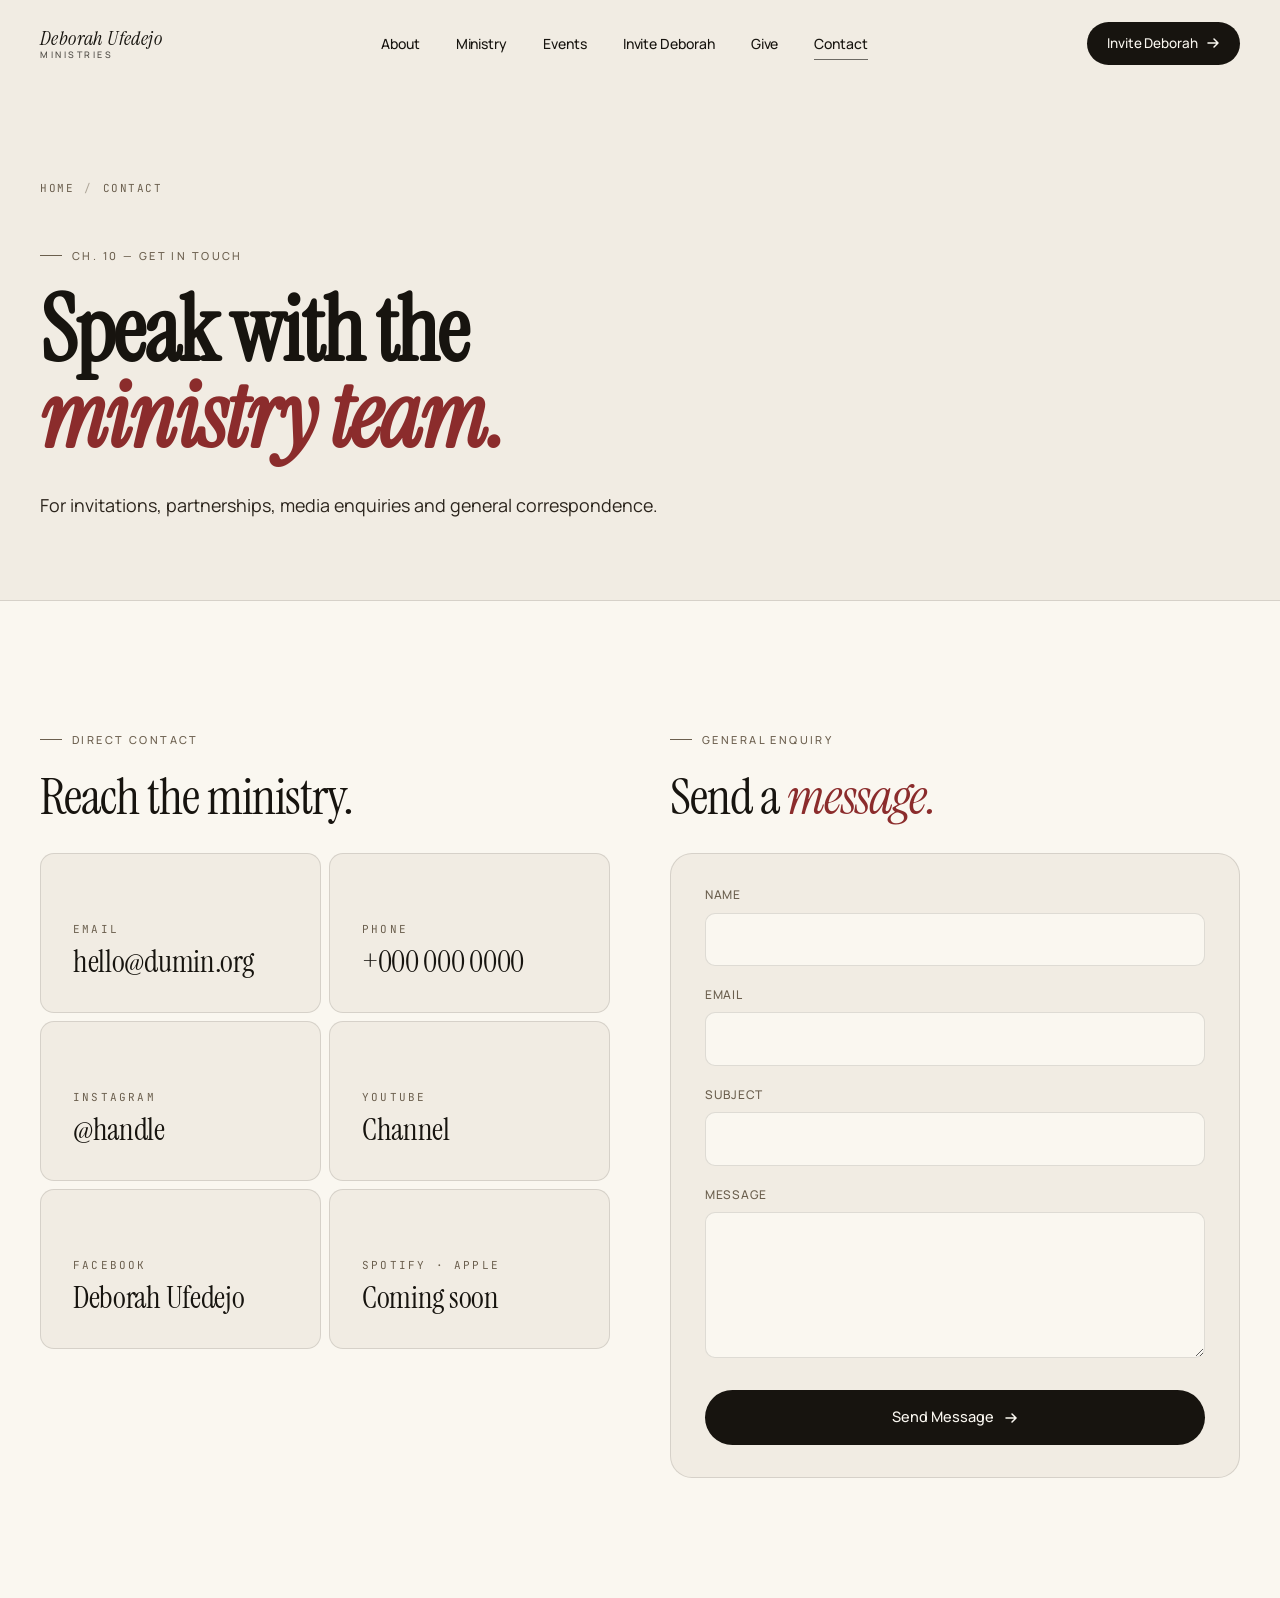
<file: contact.html>
<!doctype html>
<html lang="en">
<head>
<meta charset="utf-8" />
<meta name="viewport" content="width=device-width, initial-scale=1" />
<title>Contact · Deborah Ufedejo Ministries</title>
<link rel="preconnect" href="https://fonts.googleapis.com" />
<link rel="preconnect" href="https://fonts.gstatic.com" crossorigin />
<link href="https://fonts.googleapis.com/css2?family=Instrument+Serif:ital@0;1&family=Manrope:wght@300;400;500;600;700&family=JetBrains+Mono:wght@400;500&display=swap" rel="stylesheet" />
<link rel="stylesheet" href="assets/css/site.css" />
</head>
<body>
  <div id="nav-slot"></div>
  <script src="assets/partials.js" data-active="contact"></script>

  <header class="page-head">
    <div class="page-head__inner">
      <div class="crumbs"><a href="index.html">Home</a><span class="crumbs__sep">/</span><span>Contact</span></div>
      <div class="eyebrow page-head__eyebrow">Ch. 10 — Get in touch</div>
      <h1 class="page-head__title">Speak with the<br/><em>ministry team.</em></h1>
      <p class="page-head__lede">
        For invitations, partnerships, media enquiries and general correspondence.
      </p>
    </div>
  </header>

  <section class="section">
    <div class="container grid-2" style="gap: 60px; align-items: start;">
      <div>
        <div class="eyebrow" style="margin-bottom: 24px;">Direct contact</div>
        <h2 class="display display--m" style="margin-bottom: 32px;">Reach the ministry.</h2>

        <div class="contact-grid">
          <a class="contact-card" href="#">
            <span class="contact-card__label">Email</span>
            <span class="contact-card__value">hello@dumin.org</span>
          </a>
          <a class="contact-card" href="#">
            <span class="contact-card__label">Phone</span>
            <span class="contact-card__value">+000 000 0000</span>
          </a>
          <a class="contact-card" href="#">
            <span class="contact-card__label">Instagram</span>
            <span class="contact-card__value">@handle</span>
          </a>
          <a class="contact-card" href="#">
            <span class="contact-card__label">YouTube</span>
            <span class="contact-card__value">Channel</span>
          </a>
          <a class="contact-card" href="#">
            <span class="contact-card__label">Facebook</span>
            <span class="contact-card__value">Deborah Ufedejo</span>
          </a>
          <a class="contact-card" href="#">
            <span class="contact-card__label">Spotify · Apple</span>
            <span class="contact-card__value">Coming soon</span>
          </a>
        </div>
      </div>

      <div>
        <div class="eyebrow" style="margin-bottom: 24px;">General enquiry</div>
        <h2 class="display display--m" style="margin-bottom: 32px;">Send a <em>message.</em></h2>

        <form id="contact-form" class="form-shell" style="padding: 32px 34px;">
          <div class="form-grid form-grid--single">
            <div class="field">
              <label>Name</label>
              <input type="text" name="name" required />
            </div>
            <div class="field">
              <label>Email</label>
              <input type="email" name="email" required />
            </div>
            <div class="field">
              <label>Subject</label>
              <input type="text" name="subject" required />
            </div>
            <div class="field">
              <label>Message</label>
              <textarea name="message" rows="5" required></textarea>
            </div>
            <button type="submit" class="btn btn--primary" style="margin-top: 12px; justify-content: center;">
              Send Message
              <svg width="14" height="14" viewBox="0 0 14 14" fill="none"><path d="M2 7h10M8 3l4 4-4 4" stroke="currentColor" stroke-width="1.5" stroke-linecap="round"/></svg>
            </button>
          </div>
        </form>

        <div id="contact-success" style="display:none; padding: 40px; text-align: center; background: var(--cream); border-radius: var(--radius-lg); border: 1px solid var(--line);">
          <div class="success-state__icon">
            <svg width="22" height="22" viewBox="0 0 22 22" fill="none"><path d="M4 11l5 5 9-11" stroke="currentColor" stroke-width="2" stroke-linecap="round" stroke-linejoin="round"/></svg>
          </div>
          <h3 class="display display--s" style="margin-bottom: 12px;">Message received.</h3>
          <p class="muted">Thank you — the ministry team will be in touch soon.</p>
        </div>
      </div>
    </div>
  </section>

  <div id="footer-slot"></div>
  <script src="assets/js/site.js"></script>
</body>
</html>
</file>
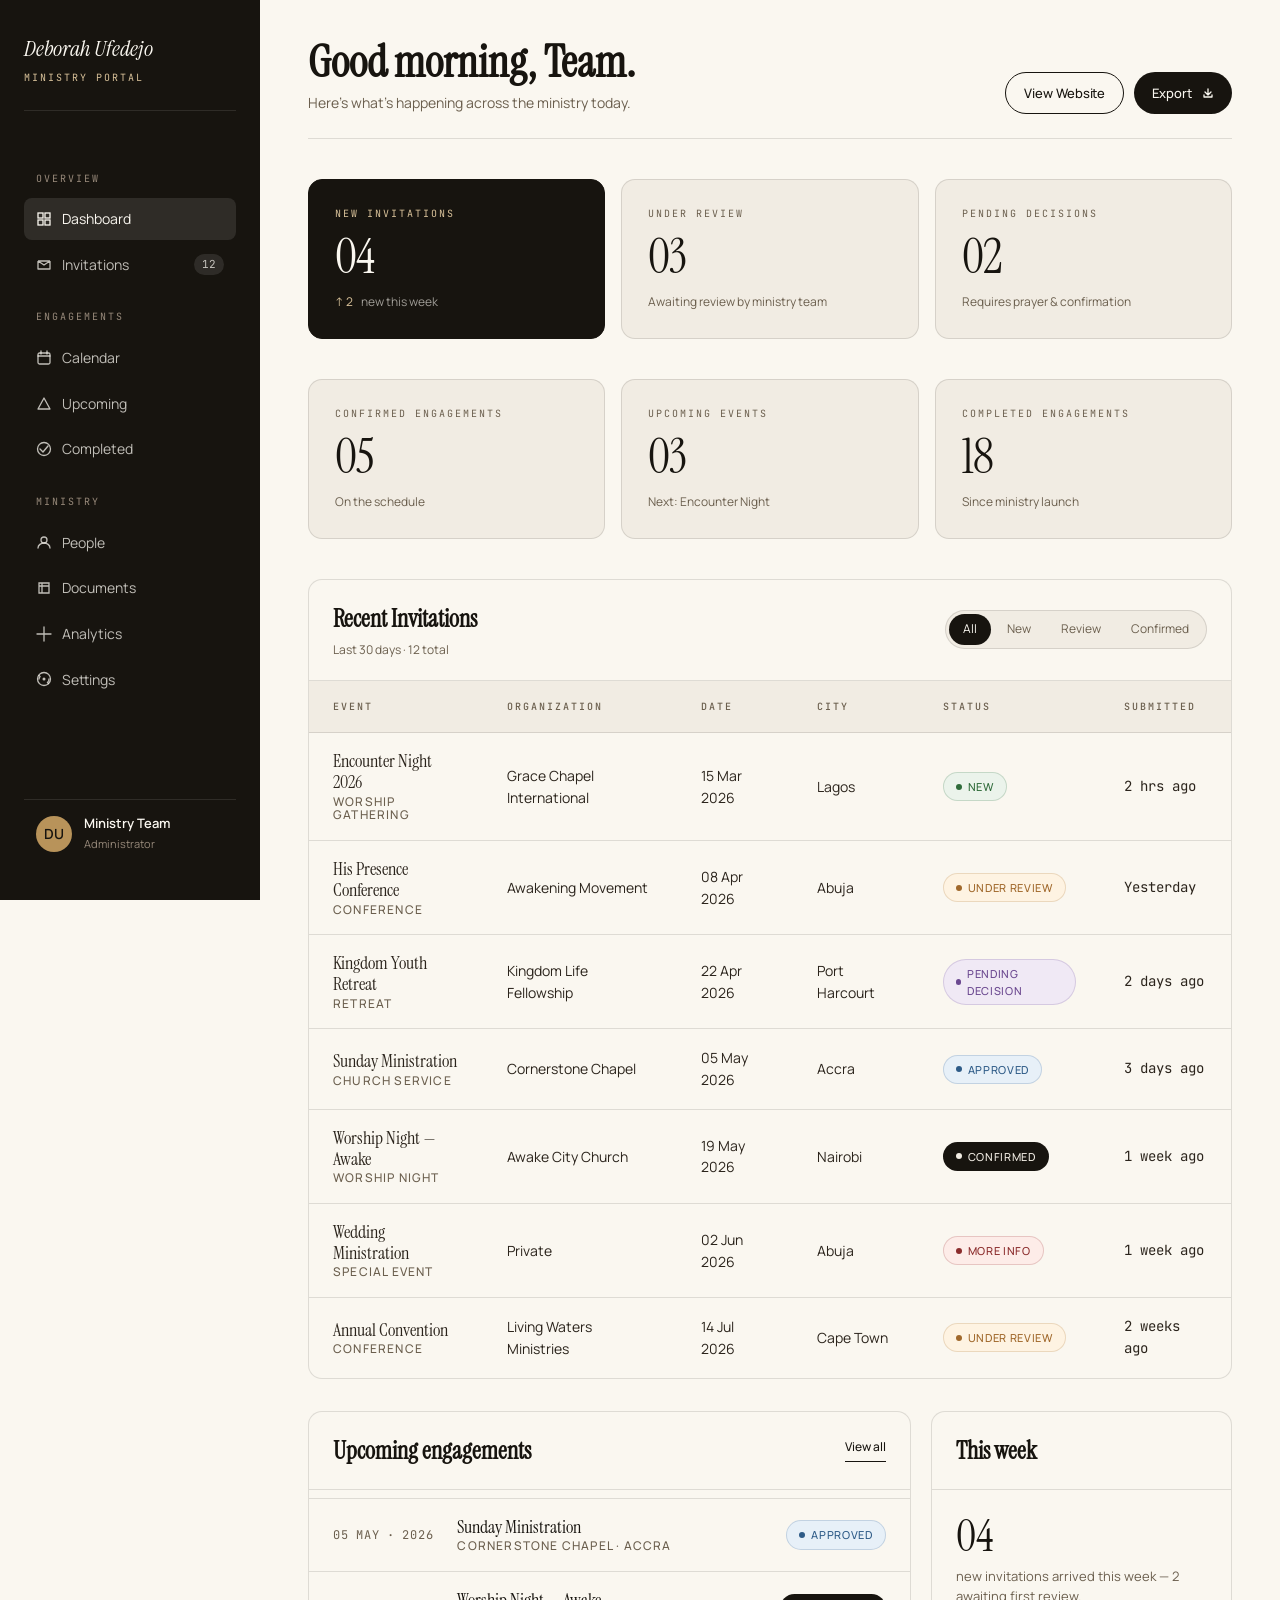
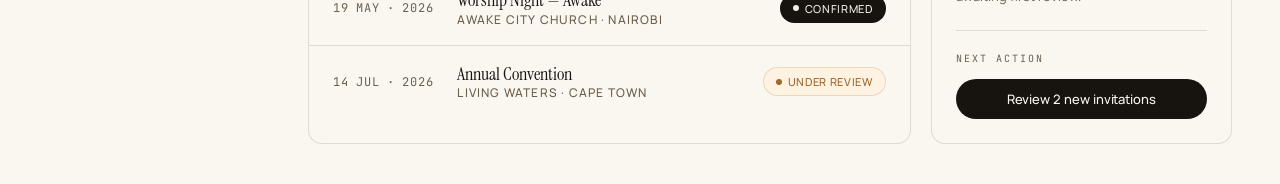
<file: dashboard.html>
<!doctype html>
<html lang="en">
<head>
<meta charset="utf-8" />
<meta name="viewport" content="width=device-width, initial-scale=1" />
<title>Dashboard · Deborah Ufedejo Ministries</title>
<link rel="preconnect" href="https://fonts.googleapis.com" />
<link rel="preconnect" href="https://fonts.gstatic.com" crossorigin />
<link href="https://fonts.googleapis.com/css2?family=Instrument+Serif:ital@0;1&family=Manrope:wght@300;400;500;600;700&family=JetBrains+Mono:wght@400;500&display=swap" rel="stylesheet" />
<link rel="stylesheet" href="assets/css/site.css" />
<style>
  body { background: var(--paper); }
</style>
</head>
<body>
  <div class="dash">
    <aside class="dash__side">
      <a href="index.html" class="dash__logo">
        Deborah Ufedejo
        <small>Ministry Portal</small>
      </a>
      <div class="dash__nav">
        <span class="dash__nav-label">Overview</span>
        <a href="dashboard.html" class="is-active">
          <svg width="16" height="16" viewBox="0 0 16 16" fill="none"><rect x="2" y="2" width="5" height="5" stroke="currentColor" stroke-width="1.3"/><rect x="9" y="2" width="5" height="5" stroke="currentColor" stroke-width="1.3"/><rect x="2" y="9" width="5" height="5" stroke="currentColor" stroke-width="1.3"/><rect x="9" y="9" width="5" height="5" stroke="currentColor" stroke-width="1.3"/></svg>
          Dashboard
        </a>
        <a href="dashboard.html#invitations">
          <svg width="16" height="16" viewBox="0 0 16 16" fill="none"><path d="M2 4l6 4 6-4M2 4v8h12V4M2 4h12" stroke="currentColor" stroke-width="1.3" stroke-linejoin="round"/></svg>
          Invitations <span class="count">12</span>
        </a>

        <span class="dash__nav-label">Engagements</span>
        <a href="#">
          <svg width="16" height="16" viewBox="0 0 16 16" fill="none"><rect x="2" y="3" width="12" height="11" rx="1.5" stroke="currentColor" stroke-width="1.3"/><path d="M2 6h12M5 1v3M11 1v3" stroke="currentColor" stroke-width="1.3" stroke-linecap="round"/></svg>
          Calendar
        </a>
        <a href="#">
          <svg width="16" height="16" viewBox="0 0 16 16" fill="none"><path d="M2 13l6-11 6 11H2z" stroke="currentColor" stroke-width="1.3" stroke-linejoin="round"/></svg>
          Upcoming
        </a>
        <a href="#">
          <svg width="16" height="16" viewBox="0 0 16 16" fill="none"><path d="M4 8l3 3 5-6" stroke="currentColor" stroke-width="1.4" stroke-linecap="round" stroke-linejoin="round"/><circle cx="8" cy="8" r="6.5" stroke="currentColor" stroke-width="1.3"/></svg>
          Completed
        </a>

        <span class="dash__nav-label">Ministry</span>
        <a href="#">
          <svg width="16" height="16" viewBox="0 0 16 16" fill="none"><circle cx="8" cy="6" r="3" stroke="currentColor" stroke-width="1.3"/><path d="M2 14c0-3 3-5 6-5s6 2 6 5" stroke="currentColor" stroke-width="1.3" stroke-linecap="round"/></svg>
          People
        </a>
        <a href="#">
          <svg width="16" height="16" viewBox="0 0 16 16" fill="none"><path d="M3 3h10v10H3z M3 6h10M6 3v10" stroke="currentColor" stroke-width="1.3"/></svg>
          Documents
        </a>
        <a href="#">
          <svg width="16" height="16" viewBox="0 0 16 16" fill="none"><path d="M8 1v14M1 8h14" stroke="currentColor" stroke-width="1.3" stroke-linecap="round"/></svg>
          Analytics
        </a>
        <a href="#">
          <svg width="16" height="16" viewBox="0 0 16 16" fill="none"><circle cx="8" cy="8" r="1.5" fill="currentColor"/><path d="M13 8a5 5 0 01-1.5 3.5l1 1M3 4.5l1 1A5 5 0 003 8" stroke="currentColor" stroke-width="1.3" stroke-linecap="round"/><circle cx="8" cy="8" r="6.5" stroke="currentColor" stroke-width="1.3"/></svg>
          Settings
        </a>
      </div>
      <div class="dash__user">
        <div class="dash__user-avatar">DU</div>
        <div class="dash__user-info">
          <strong>Ministry Team</strong>
          <span>Administrator</span>
        </div>
      </div>
    </aside>

    <main class="dash__main">
      <header class="dash__head">
        <div>
          <h1>Good morning, Team.</h1>
          <p>Here's what's happening across the ministry today.</p>
        </div>
        <div style="display:flex; gap: 10px;">
          <a href="index.html" class="btn btn--ghost" style="padding: 10px 18px; font-size: 13px;">View Website</a>
          <button class="btn btn--primary" style="padding: 10px 18px; font-size: 13px;">
            Export
            <svg width="12" height="12" viewBox="0 0 12 12" fill="none"><path d="M2 8v2h8V8M6 2v6M3 5l3 3 3-3" stroke="currentColor" stroke-width="1.3" stroke-linecap="round" stroke-linejoin="round"/></svg>
          </button>
        </div>
      </header>

      <!-- Stats -->
      <div class="dash-stats">
        <div class="stat-card stat-card--accent">
          <div class="stat-card__label">New Invitations</div>
          <div class="stat-card__value">04</div>
          <div class="stat-card__meta">
            <span style="color: var(--gold-soft);">↑ 2</span> new this week
          </div>
        </div>
        <div class="stat-card">
          <div class="stat-card__label">Under Review</div>
          <div class="stat-card__value">03</div>
          <div class="stat-card__meta">Awaiting review by ministry team</div>
        </div>
        <div class="stat-card">
          <div class="stat-card__label">Pending Decisions</div>
          <div class="stat-card__value">02</div>
          <div class="stat-card__meta">Requires prayer & confirmation</div>
        </div>
      </div>

      <div class="dash-stats">
        <div class="stat-card">
          <div class="stat-card__label">Confirmed Engagements</div>
          <div class="stat-card__value">05</div>
          <div class="stat-card__meta">On the schedule</div>
        </div>
        <div class="stat-card">
          <div class="stat-card__label">Upcoming Events</div>
          <div class="stat-card__value">03</div>
          <div class="stat-card__meta">Next: Encounter Night</div>
        </div>
        <div class="stat-card">
          <div class="stat-card__label">Completed Engagements</div>
          <div class="stat-card__value">18</div>
          <div class="stat-card__meta">Since ministry launch</div>
        </div>
      </div>

      <!-- Invitations panel -->
      <section id="invitations" style="margin-top: 40px;">
        <div class="dash-panel">
          <div class="dash-panel__head">
            <div>
              <h3>Recent Invitations</h3>
              <p style="font-size: 12px; color: var(--muted); margin-top: 4px;">Last 30 days · 12 total</p>
            </div>
            <div class="dash-panel__actions">
              <div class="dash-panel__filter">
                <button class="is-active">All</button>
                <button>New</button>
                <button>Review</button>
                <button>Confirmed</button>
              </div>
            </div>
          </div>
          <table class="inv-table">
            <thead>
              <tr>
                <th>Event</th>
                <th>Organization</th>
                <th>Date</th>
                <th>City</th>
                <th>Status</th>
                <th>Submitted</th>
              </tr>
            </thead>
            <tbody id="inv-tbody">
              <tr onclick="location.href='invitation-detail.html'">
                <td><div class="inv-table__event">Encounter Night 2026<small>Worship Gathering</small></div></td>
                <td>Grace Chapel International</td>
                <td>15 Mar 2026</td>
                <td>Lagos</td>
                <td><span class="status-pill status-pill--new">New</span></td>
                <td class="inv-table__date">2 hrs ago</td>
              </tr>
              <tr onclick="location.href='invitation-detail.html'">
                <td><div class="inv-table__event">His Presence Conference<small>Conference</small></div></td>
                <td>Awakening Movement</td>
                <td>08 Apr 2026</td>
                <td>Abuja</td>
                <td><span class="status-pill status-pill--review">Under Review</span></td>
                <td class="inv-table__date">Yesterday</td>
              </tr>
              <tr onclick="location.href='invitation-detail.html'">
                <td><div class="inv-table__event">Kingdom Youth Retreat<small>Retreat</small></div></td>
                <td>Kingdom Life Fellowship</td>
                <td>22 Apr 2026</td>
                <td>Port Harcourt</td>
                <td><span class="status-pill status-pill--pending">Pending Decision</span></td>
                <td class="inv-table__date">2 days ago</td>
              </tr>
              <tr onclick="location.href='invitation-detail.html'">
                <td><div class="inv-table__event">Sunday Ministration<small>Church Service</small></div></td>
                <td>Cornerstone Chapel</td>
                <td>05 May 2026</td>
                <td>Accra</td>
                <td><span class="status-pill status-pill--approved">Approved</span></td>
                <td class="inv-table__date">3 days ago</td>
              </tr>
              <tr onclick="location.href='invitation-detail.html'">
                <td><div class="inv-table__event">Worship Night — Awake<small>Worship Night</small></div></td>
                <td>Awake City Church</td>
                <td>19 May 2026</td>
                <td>Nairobi</td>
                <td><span class="status-pill status-pill--confirmed">Confirmed</span></td>
                <td class="inv-table__date">1 week ago</td>
              </tr>
              <tr onclick="location.href='invitation-detail.html'">
                <td><div class="inv-table__event">Wedding Ministration<small>Special Event</small></div></td>
                <td>Private</td>
                <td>02 Jun 2026</td>
                <td>Abuja</td>
                <td><span class="status-pill status-pill--info">More Info</span></td>
                <td class="inv-table__date">1 week ago</td>
              </tr>
              <tr onclick="location.href='invitation-detail.html'">
                <td><div class="inv-table__event">Annual Convention<small>Conference</small></div></td>
                <td>Living Waters Ministries</td>
                <td>14 Jul 2026</td>
                <td>Cape Town</td>
                <td><span class="status-pill status-pill--review">Under Review</span></td>
                <td class="inv-table__date">2 weeks ago</td>
              </tr>
            </tbody>
          </table>
        </div>
      </section>

      <!-- Upcoming events row -->
      <section style="margin-top: 32px; display:grid; grid-template-columns: 2fr 1fr; gap: 20px;">
        <div class="dash-panel">
          <div class="dash-panel__head">
            <h3>Upcoming engagements</h3>
            <a href="#" class="link-arrow" style="font-size: 12px;">View all</a>
          </div>
          <div style="padding: 8px 0;">
            <div style="display:flex; align-items: center; padding: 18px 24px; border-top: 1px solid var(--line); gap: 24px;">
              <div style="font-family: var(--font-mono); font-size: 12px; color: var(--muted); letter-spacing: 0.06em; min-width: 100px;">05 MAY · 2026</div>
              <div style="flex: 1;">
                <div class="inv-table__event">Sunday Ministration<small>Cornerstone Chapel · Accra</small></div>
              </div>
              <span class="status-pill status-pill--approved">Approved</span>
            </div>
            <div style="display:flex; align-items: center; padding: 18px 24px; border-top: 1px solid var(--line); gap: 24px;">
              <div style="font-family: var(--font-mono); font-size: 12px; color: var(--muted); letter-spacing: 0.06em; min-width: 100px;">19 MAY · 2026</div>
              <div style="flex: 1;">
                <div class="inv-table__event">Worship Night — Awake<small>Awake City Church · Nairobi</small></div>
              </div>
              <span class="status-pill status-pill--confirmed">Confirmed</span>
            </div>
            <div style="display:flex; align-items: center; padding: 18px 24px; border-top: 1px solid var(--line); gap: 24px;">
              <div style="font-family: var(--font-mono); font-size: 12px; color: var(--muted); letter-spacing: 0.06em; min-width: 100px;">14 JUL · 2026</div>
              <div style="flex: 1;">
                <div class="inv-table__event">Annual Convention<small>Living Waters · Cape Town</small></div>
              </div>
              <span class="status-pill status-pill--review">Under Review</span>
            </div>
          </div>
        </div>

        <div class="dash-panel">
          <div class="dash-panel__head">
            <h3>This week</h3>
          </div>
          <div style="padding: 24px;">
            <div style="font-family: var(--font-display); font-size: 44px; line-height: 1; margin-bottom: 8px;">04</div>
            <p class="muted" style="font-size: 13px;">new invitations arrived this week — 2 awaiting first review.</p>
            <div style="margin-top: 24px; padding-top: 20px; border-top: 1px solid var(--line);">
              <div style="font-family: var(--font-mono); font-size: 10px; letter-spacing: 0.2em; text-transform: uppercase; color: var(--muted); margin-bottom: 12px;">Next action</div>
              <button class="btn btn--primary" style="padding: 10px 16px; font-size: 13px; width: 100%;">Review 2 new invitations</button>
            </div>
          </div>
        </div>
      </section>

    </main>
  </div>

  <script>
    // Merge locally-submitted invitations into the table
    (function () {
      try {
        const store = JSON.parse(localStorage.getItem('dum_invitations') || '[]');
        const tbody = document.getElementById('inv-tbody');
        if (!store.length || !tbody) return;
        store.forEach(inv => {
          const tr = document.createElement('tr');
          tr.style.cursor = 'pointer';
          tr.onclick = () => location.href = 'invitation-detail.html?id=' + encodeURIComponent(inv.id);
          const date = inv.event_date ? new Date(inv.event_date).toLocaleDateString('en-GB', { day: '2-digit', month: 'short', year: 'numeric' }) : '—';
          const submitted = inv.created_at ? new Date(inv.created_at).toLocaleDateString('en-GB', { day: '2-digit', month: 'short' }) : 'Just now';
          tr.innerHTML = `
            <td><div class="inv-table__event">${inv.event_name || '—'}<small>${inv.event_type || 'Event'}</small></div></td>
            <td>${inv.organization_name || '—'}</td>
            <td>${date}</td>
            <td>${inv.city || '—'}</td>
            <td><span class="status-pill status-pill--new">New</span></td>
            <td class="inv-table__date">${submitted}</td>
          `;
          tbody.insertBefore(tr, tbody.firstChild);
        });
      } catch (e) { console.warn(e); }
    })();
  </script>
</body>
</html>
</file>
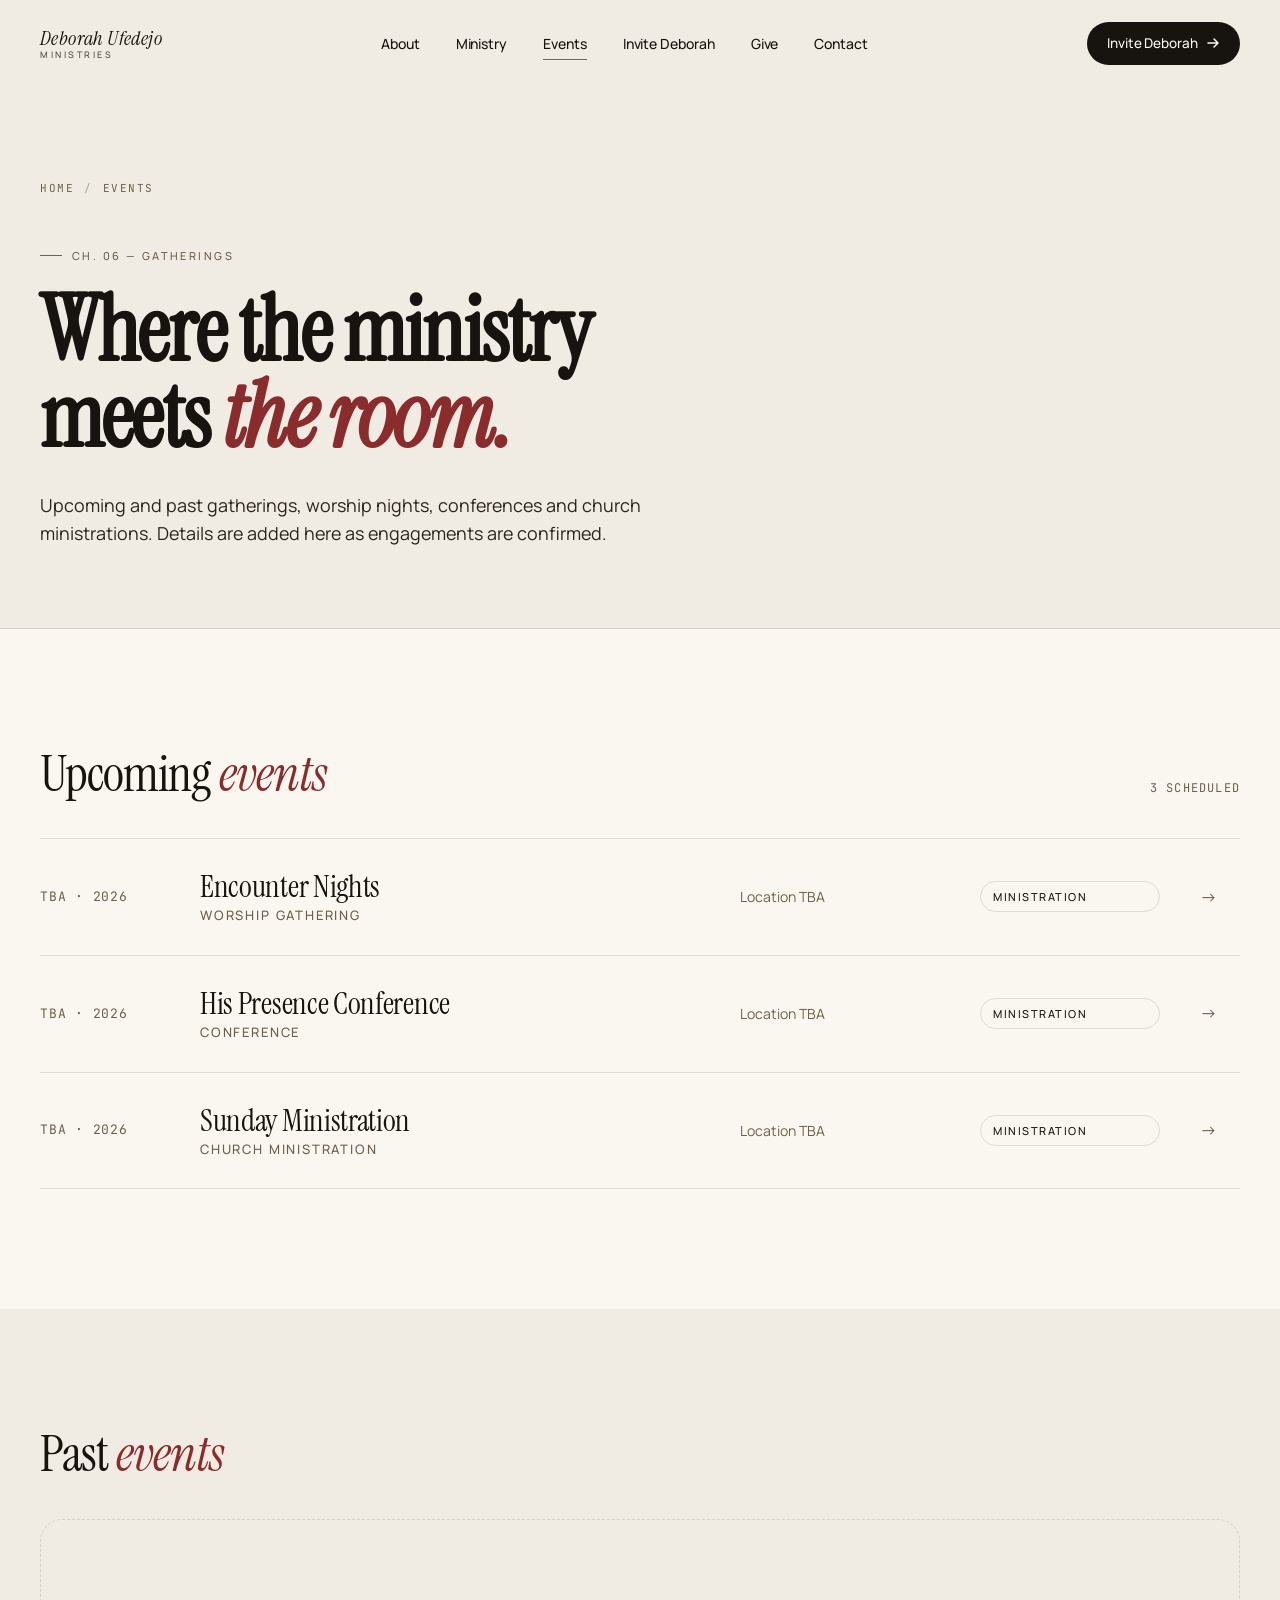
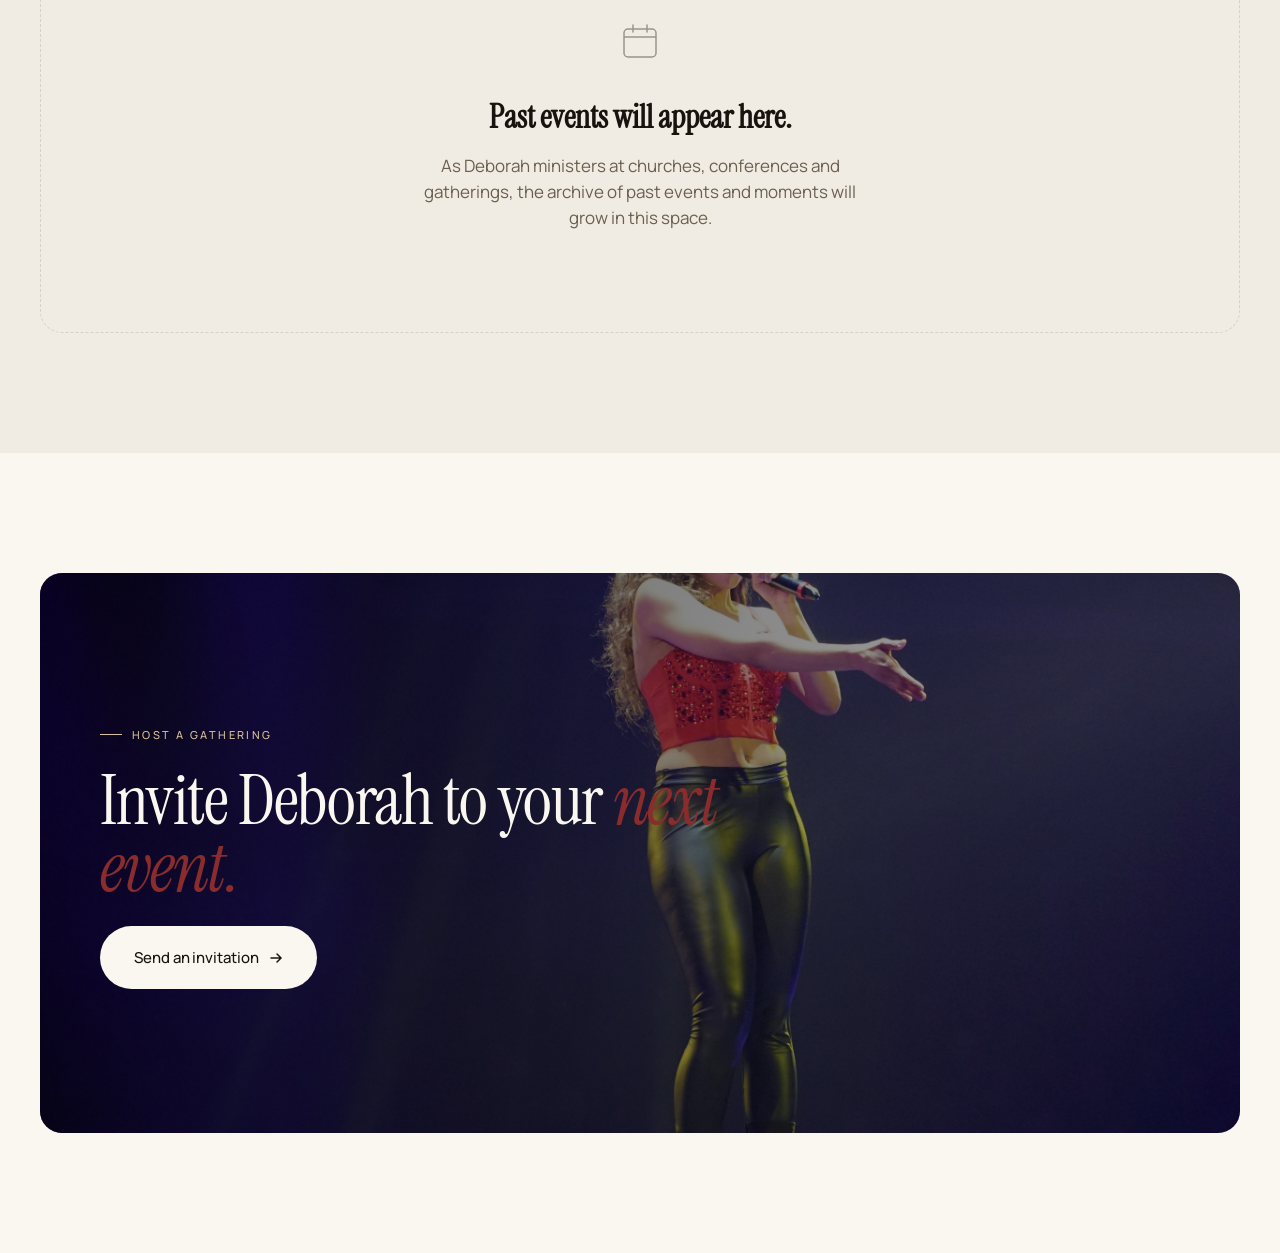
<file: events.html>
<!doctype html>
<html lang="en">
<head>
<meta charset="utf-8" />
<meta name="viewport" content="width=device-width, initial-scale=1" />
<title>Events · Deborah Ufedejo Ministries</title>
<link rel="preconnect" href="https://fonts.googleapis.com" />
<link rel="preconnect" href="https://fonts.gstatic.com" crossorigin />
<link href="https://fonts.googleapis.com/css2?family=Instrument+Serif:ital@0;1&family=Manrope:wght@300;400;500;600;700&family=JetBrains+Mono:wght@400;500&display=swap" rel="stylesheet" />
<link rel="stylesheet" href="assets/css/site.css" />
</head>
<body>
  <div id="nav-slot"></div>
  <script src="assets/partials.js" data-active="events"></script>

  <header class="page-head">
    <div class="page-head__inner">
      <div class="crumbs"><a href="index.html">Home</a><span class="crumbs__sep">/</span><span>Events</span></div>
      <div class="eyebrow page-head__eyebrow">Ch. 06 — Gatherings</div>
      <h1 class="page-head__title">Where the ministry<br/>meets <em>the room.</em></h1>
      <p class="page-head__lede">
        Upcoming and past gatherings, worship nights, conferences and church ministrations. Details are added here as engagements are confirmed.
      </p>
    </div>
  </header>

  <!-- Upcoming -->
  <section class="section">
    <div class="container">
      <div style="display:flex; align-items:end; justify-content:space-between; gap:32px; margin-bottom: 40px; flex-wrap:wrap;">
        <h2 class="display display--m">Upcoming <em>events</em></h2>
        <span class="muted" style="font-family: var(--font-mono); font-size: 12px; letter-spacing: 0.1em; text-transform: uppercase;">3 scheduled</span>
      </div>

      <div class="events-list">
        <a class="event-row" href="#">
          <div class="event-row__date">TBA · 2026</div>
          <div class="event-row__title">Encounter Nights<small>Worship Gathering</small></div>
          <div class="event-row__loc">Location TBA</div>
          <div class="event-row__tag">Ministration</div>
          <div class="event-row__arrow">→</div>
          <div class="event-row__peek"><img src="assets/images/worship-lights-1.jpg" alt="" /></div>
        </a>
        <a class="event-row" href="#">
          <div class="event-row__date">TBA · 2026</div>
          <div class="event-row__title">His Presence Conference<small>Conference</small></div>
          <div class="event-row__loc">Location TBA</div>
          <div class="event-row__tag">Ministration</div>
          <div class="event-row__arrow">→</div>
          <div class="event-row__peek"><img src="assets/images/crowd-lights.jpg" alt="" /></div>
        </a>
        <a class="event-row" href="#">
          <div class="event-row__date">TBA · 2026</div>
          <div class="event-row__title">Sunday Ministration<small>Church Ministration</small></div>
          <div class="event-row__loc">Location TBA</div>
          <div class="event-row__tag">Ministration</div>
          <div class="event-row__arrow">→</div>
          <div class="event-row__peek"><img src="assets/images/worship-service.jpg" alt="" /></div>
        </a>
      </div>
    </div>
  </section>

  <!-- Past events / empty state -->
  <section class="section section--cream">
    <div class="container">
      <div style="display:flex; align-items:end; justify-content:space-between; gap:32px; margin-bottom: 40px; flex-wrap:wrap;">
        <h2 class="display display--m">Past <em>events</em></h2>
      </div>

      <div class="empty-state">
        <div style="opacity: 0.4; margin-bottom: 24px;">
          <svg width="42" height="42" viewBox="0 0 42 42" fill="none"><rect x="5" y="9" width="32" height="28" rx="4" stroke="currentColor" stroke-width="1.5"/><path d="M5 17h32" stroke="currentColor" stroke-width="1.5"/><path d="M14 5v7M28 5v7" stroke="currentColor" stroke-width="1.5" stroke-linecap="round"/></svg>
        </div>
        <h3 class="empty-state__title">Past events will appear here.</h3>
        <p class="muted" style="max-width: 44ch; margin: 0 auto;">
          As Deborah ministers at churches, conferences and gatherings, the archive of past events and moments will grow in this space.
        </p>
      </div>
    </div>
  </section>

  <!-- Invite -->
  <section class="section">
    <div class="container">
      <div class="cta-bleed">
        <div class="cta-bleed__bg" style="background-image: url('assets/images/singer-spotlight.jpg');"></div>
        <div class="cta-bleed__inner">
          <div class="eyebrow" style="color: var(--gold-soft); margin-bottom: 24px;">Host a gathering</div>
          <h2 class="display display--l" style="margin-bottom: 24px;">Invite Deborah to your <em>next event.</em></h2>
          <a href="invite.html" class="btn btn--light btn--lg">
            Send an invitation
            <svg width="14" height="14" viewBox="0 0 14 14" fill="none"><path d="M2 7h10M8 3l4 4-4 4" stroke="currentColor" stroke-width="1.5" stroke-linecap="round"/></svg>
          </a>
        </div>
      </div>
    </div>
  </section>

  <div id="footer-slot"></div>
  <script src="assets/js/site.js"></script>
</body>
</html>
</file>
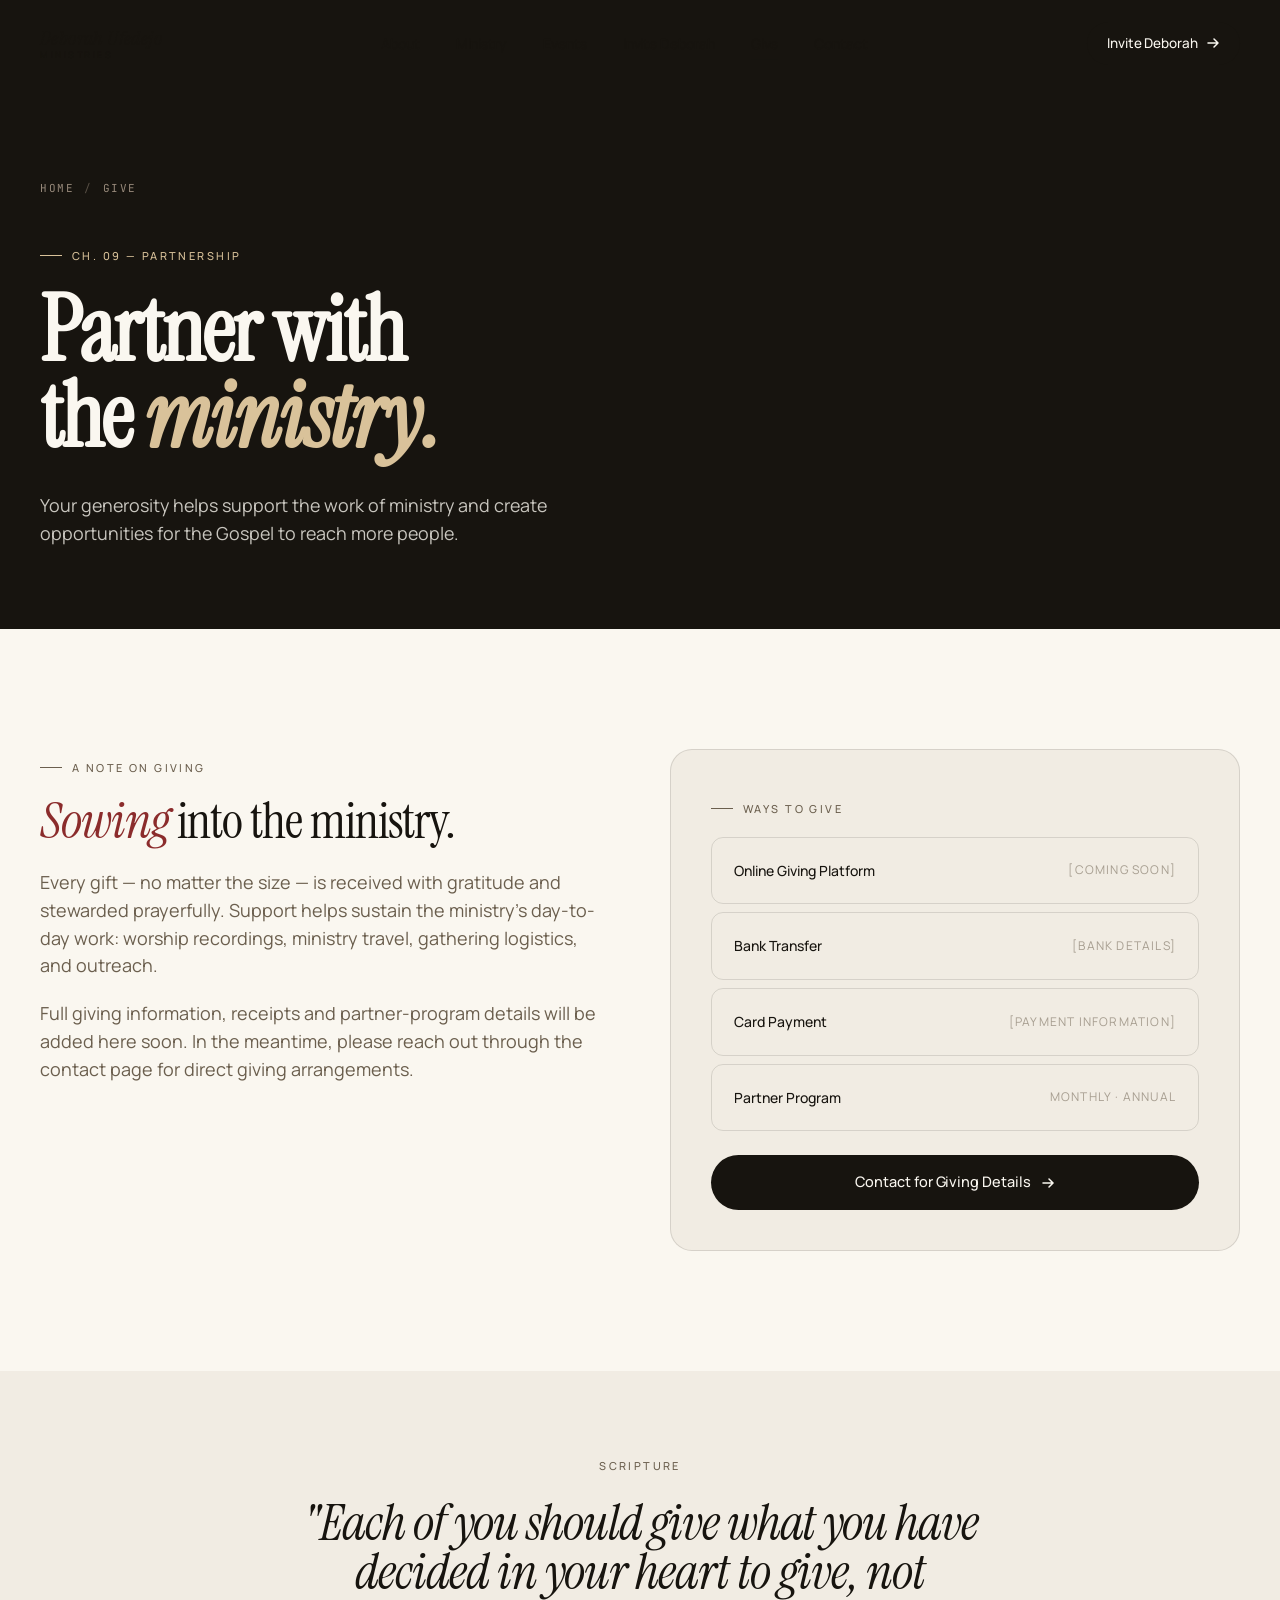
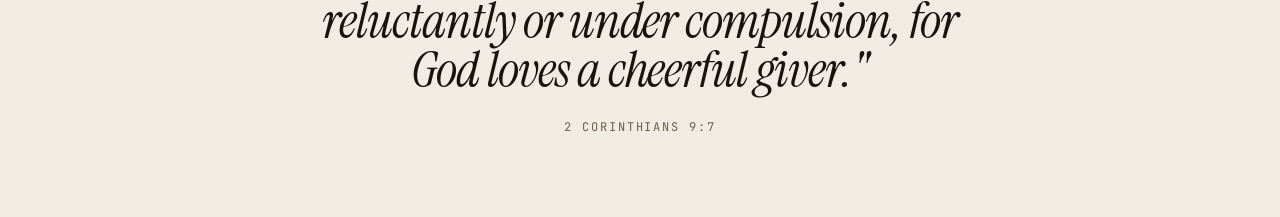
<file: give.html>
<!doctype html>
<html lang="en">
<head>
<meta charset="utf-8" />
<meta name="viewport" content="width=device-width, initial-scale=1" />
<title>Give · Deborah Ufedejo Ministries</title>
<link rel="preconnect" href="https://fonts.googleapis.com" />
<link rel="preconnect" href="https://fonts.gstatic.com" crossorigin />
<link href="https://fonts.googleapis.com/css2?family=Instrument+Serif:ital@0;1&family=Manrope:wght@300;400;500;600;700&family=JetBrains+Mono:wght@400;500&display=swap" rel="stylesheet" />
<link rel="stylesheet" href="assets/css/site.css" />
</head>
<body>
  <div id="nav-slot"></div>
  <script src="assets/partials.js" data-active="give"></script>

  <header class="page-head page-head--dark">
    <div class="page-head__inner">
      <div class="crumbs" style="color: var(--muted-2);"><a href="index.html" style="color: var(--muted-2);">Home</a><span class="crumbs__sep">/</span><span>Give</span></div>
      <div class="eyebrow page-head__eyebrow" style="color: var(--gold-soft);">Ch. 09 — Partnership</div>
      <h1 class="page-head__title">Partner with<br/>the <em>ministry.</em></h1>
      <p class="page-head__lede">
        Your generosity helps support the work of ministry and create opportunities for the Gospel to reach more people.
      </p>
    </div>
  </header>

  <section class="section">
    <div class="container">
      <div class="grid-2" style="gap: 60px; align-items: start;">
        <div>
          <div class="eyebrow" style="margin-bottom: 20px;">A note on giving</div>
          <h2 class="display display--m" style="margin-bottom: 24px;"><em>Sowing</em> into the ministry.</h2>
          <p class="body-lg muted" style="margin-bottom: 20px;">
            Every gift — no matter the size — is received with gratitude and stewarded prayerfully. Support helps sustain the ministry's day-to-day work: worship recordings, ministry travel, gathering logistics, and outreach.
          </p>
          <p class="body-lg muted">
            Full giving information, receipts and partner-program details will be added here soon. In the meantime, please reach out through the contact page for direct giving arrangements.
          </p>
        </div>
        <div>
          <div style="background: var(--cream); border-radius: var(--radius-lg); padding: 40px; border: 1px solid var(--line);">
            <div class="eyebrow" style="margin-bottom: 20px;">Ways to give</div>
            <div style="display:flex; flex-direction: column; gap: 8px;">
              <div class="give-method" style="border-color: var(--line); color: var(--ink); padding: 22px;">
                <span class="give-method__label">Online Giving Platform</span>
                <span class="give-method__hint" style="color: var(--muted);">[Coming soon]</span>
              </div>
              <div class="give-method" style="border-color: var(--line); color: var(--ink); padding: 22px;">
                <span class="give-method__label">Bank Transfer</span>
                <span class="give-method__hint" style="color: var(--muted);">[Bank Details]</span>
              </div>
              <div class="give-method" style="border-color: var(--line); color: var(--ink); padding: 22px;">
                <span class="give-method__label">Card Payment</span>
                <span class="give-method__hint" style="color: var(--muted);">[Payment Information]</span>
              </div>
              <div class="give-method" style="border-color: var(--line); color: var(--ink); padding: 22px;">
                <span class="give-method__label">Partner Program</span>
                <span class="give-method__hint" style="color: var(--muted);">Monthly · Annual</span>
              </div>
            </div>
            <a href="contact.html" class="btn btn--primary" style="margin-top: 24px; width: 100%;">
              Contact for Giving Details
              <svg width="14" height="14" viewBox="0 0 14 14" fill="none"><path d="M2 7h10M8 3l4 4-4 4" stroke="currentColor" stroke-width="1.5" stroke-linecap="round"/></svg>
            </a>
          </div>
        </div>
      </div>
    </div>
  </section>

  <!-- Scripture divider -->
  <section class="section section--cream section--tight">
    <div class="container-narrow" style="text-align: center;">
      <div class="eyebrow eyebrow--plain" style="margin-bottom: 24px;">Scripture</div>
      <p class="display display--m" style="font-style: italic;">
        "Each of you should give what you have decided in your heart to give, not reluctantly or under compulsion, for God loves a cheerful giver."
      </p>
      <p class="muted" style="margin-top: 24px; font-family: var(--font-mono); font-size: 12px; letter-spacing: 0.16em; text-transform: uppercase;">
        2 Corinthians 9:7
      </p>
    </div>
  </section>

  <div id="footer-slot"></div>
  <script src="assets/js/site.js"></script>
</body>
</html>
</file>
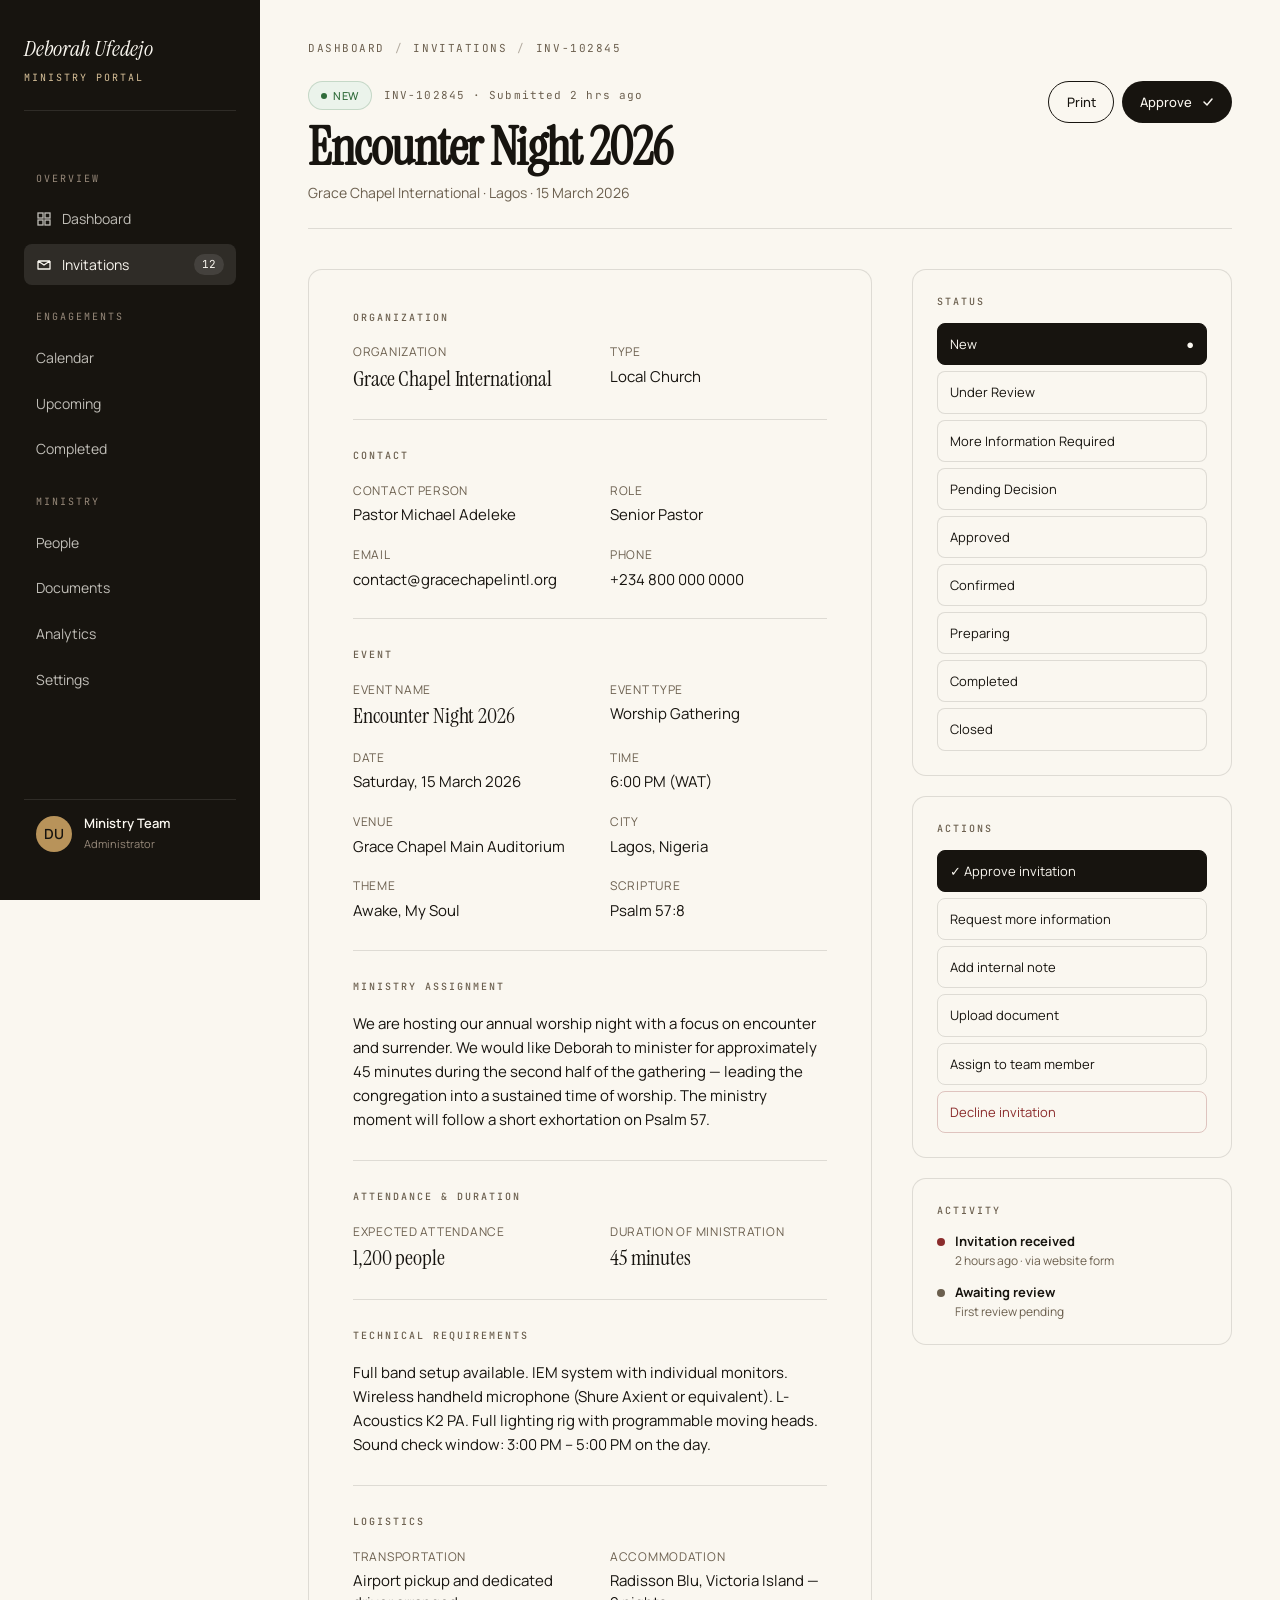
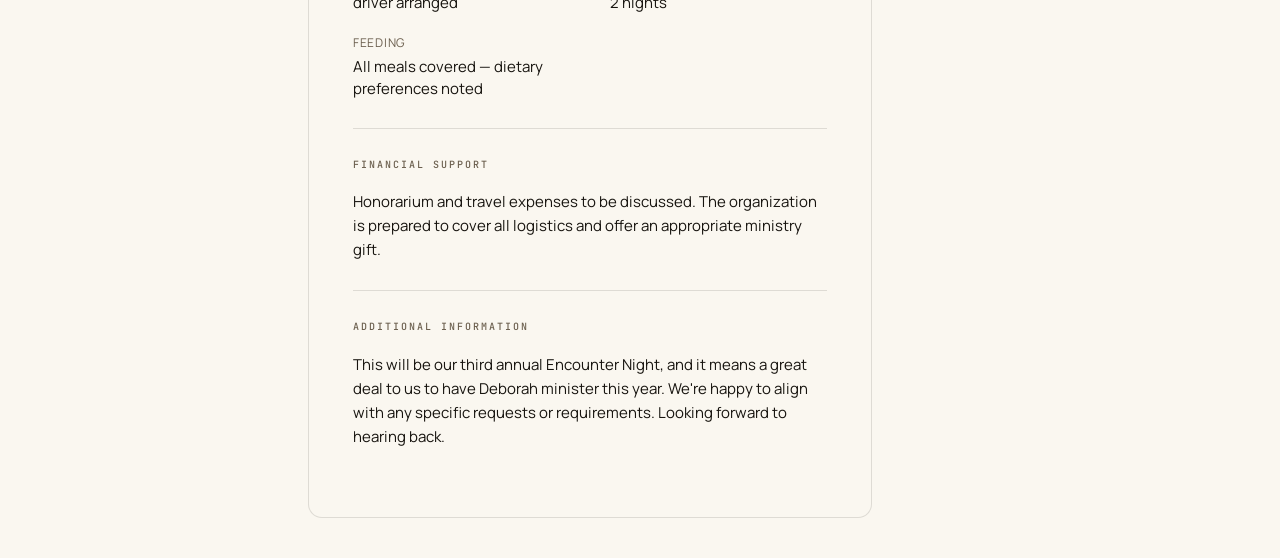
<file: invitation-detail.html>
<!doctype html>
<html lang="en">
<head>
<meta charset="utf-8" />
<meta name="viewport" content="width=device-width, initial-scale=1" />
<title>Invitation · Encounter Night 2026 · Deborah Ufedejo Ministries</title>
<link rel="preconnect" href="https://fonts.googleapis.com" />
<link rel="preconnect" href="https://fonts.gstatic.com" crossorigin />
<link href="https://fonts.googleapis.com/css2?family=Instrument+Serif:ital@0;1&family=Manrope:wght@300;400;500;600;700&family=JetBrains+Mono:wght@400;500&display=swap" rel="stylesheet" />
<link rel="stylesheet" href="assets/css/site.css" />
</head>
<body>
  <div class="dash">
    <aside class="dash__side">
      <a href="index.html" class="dash__logo">
        Deborah Ufedejo
        <small>Ministry Portal</small>
      </a>
      <div class="dash__nav">
        <span class="dash__nav-label">Overview</span>
        <a href="dashboard.html">
          <svg width="16" height="16" viewBox="0 0 16 16" fill="none"><rect x="2" y="2" width="5" height="5" stroke="currentColor" stroke-width="1.3"/><rect x="9" y="2" width="5" height="5" stroke="currentColor" stroke-width="1.3"/><rect x="2" y="9" width="5" height="5" stroke="currentColor" stroke-width="1.3"/><rect x="9" y="9" width="5" height="5" stroke="currentColor" stroke-width="1.3"/></svg>
          Dashboard
        </a>
        <a href="dashboard.html#invitations" class="is-active">
          <svg width="16" height="16" viewBox="0 0 16 16" fill="none"><path d="M2 4l6 4 6-4M2 4v8h12V4M2 4h12" stroke="currentColor" stroke-width="1.3" stroke-linejoin="round"/></svg>
          Invitations <span class="count">12</span>
        </a>

        <span class="dash__nav-label">Engagements</span>
        <a href="#">Calendar</a>
        <a href="#">Upcoming</a>
        <a href="#">Completed</a>

        <span class="dash__nav-label">Ministry</span>
        <a href="#">People</a>
        <a href="#">Documents</a>
        <a href="#">Analytics</a>
        <a href="#">Settings</a>
      </div>
      <div class="dash__user">
        <div class="dash__user-avatar">DU</div>
        <div class="dash__user-info">
          <strong>Ministry Team</strong>
          <span>Administrator</span>
        </div>
      </div>
    </aside>

    <main class="dash__main">
      <div class="crumbs" style="margin-bottom: 24px;">
        <a href="dashboard.html">Dashboard</a><span class="crumbs__sep">/</span>
        <a href="dashboard.html#invitations">Invitations</a><span class="crumbs__sep">/</span>
        <span>INV-102845</span>
      </div>

      <header class="dash__head" style="align-items: flex-start;">
        <div>
          <div style="display:flex; align-items:center; gap: 12px; margin-bottom: 12px;">
            <span class="status-pill status-pill--new">New</span>
            <span class="muted" style="font-family: var(--font-mono); font-size: 11px; letter-spacing: 0.1em;">INV-102845 · Submitted 2 hrs ago</span>
          </div>
          <h1 style="font-size: 52px; line-height: 1; letter-spacing: -0.02em;">Encounter Night 2026</h1>
          <p style="margin-top: 8px;">Grace Chapel International · Lagos · 15 March 2026</p>
        </div>
        <div style="display:flex; gap: 8px;">
          <button class="btn btn--ghost" style="padding: 10px 18px; font-size: 13px;">Print</button>
          <button class="btn btn--primary" style="padding: 10px 18px; font-size: 13px;">
            Approve
            <svg width="12" height="12" viewBox="0 0 12 12" fill="none"><path d="M2 6l3 3 5-6" stroke="currentColor" stroke-width="1.5" stroke-linecap="round"/></svg>
          </button>
        </div>
      </header>

      <div class="inv-detail">
        <div class="inv-detail__main">
          <!-- Organization -->
          <section class="inv-detail__section">
            <h4>Organization</h4>
            <div class="inv-detail__grid">
              <div class="inv-detail__field">
                <span class="inv-detail__field-label">Organization</span>
                <span class="inv-detail__field-value inv-detail__field-value--display">Grace Chapel International</span>
              </div>
              <div class="inv-detail__field">
                <span class="inv-detail__field-label">Type</span>
                <span class="inv-detail__field-value">Local Church</span>
              </div>
            </div>
          </section>

          <!-- Contact -->
          <section class="inv-detail__section">
            <h4>Contact</h4>
            <div class="inv-detail__grid">
              <div class="inv-detail__field">
                <span class="inv-detail__field-label">Contact Person</span>
                <span class="inv-detail__field-value">Pastor Michael Adeleke</span>
              </div>
              <div class="inv-detail__field">
                <span class="inv-detail__field-label">Role</span>
                <span class="inv-detail__field-value">Senior Pastor</span>
              </div>
              <div class="inv-detail__field">
                <span class="inv-detail__field-label">Email</span>
                <span class="inv-detail__field-value">contact@gracechapelintl.org</span>
              </div>
              <div class="inv-detail__field">
                <span class="inv-detail__field-label">Phone</span>
                <span class="inv-detail__field-value">+234 800 000 0000</span>
              </div>
            </div>
          </section>

          <!-- Event -->
          <section class="inv-detail__section">
            <h4>Event</h4>
            <div class="inv-detail__grid">
              <div class="inv-detail__field">
                <span class="inv-detail__field-label">Event Name</span>
                <span class="inv-detail__field-value inv-detail__field-value--display">Encounter Night 2026</span>
              </div>
              <div class="inv-detail__field">
                <span class="inv-detail__field-label">Event Type</span>
                <span class="inv-detail__field-value">Worship Gathering</span>
              </div>
              <div class="inv-detail__field">
                <span class="inv-detail__field-label">Date</span>
                <span class="inv-detail__field-value">Saturday, 15 March 2026</span>
              </div>
              <div class="inv-detail__field">
                <span class="inv-detail__field-label">Time</span>
                <span class="inv-detail__field-value">6:00 PM (WAT)</span>
              </div>
              <div class="inv-detail__field">
                <span class="inv-detail__field-label">Venue</span>
                <span class="inv-detail__field-value">Grace Chapel Main Auditorium</span>
              </div>
              <div class="inv-detail__field">
                <span class="inv-detail__field-label">City</span>
                <span class="inv-detail__field-value">Lagos, Nigeria</span>
              </div>
              <div class="inv-detail__field">
                <span class="inv-detail__field-label">Theme</span>
                <span class="inv-detail__field-value">Awake, My Soul</span>
              </div>
              <div class="inv-detail__field">
                <span class="inv-detail__field-label">Scripture</span>
                <span class="inv-detail__field-value">Psalm 57:8</span>
              </div>
            </div>
          </section>

          <!-- Ministry assignment -->
          <section class="inv-detail__section">
            <h4>Ministry Assignment</h4>
            <p class="inv-detail__field-value" style="line-height: 1.6;">
              We are hosting our annual worship night with a focus on encounter and surrender. We would like Deborah to minister for approximately 45 minutes during the second half of the gathering — leading the congregation into a sustained time of worship. The ministry moment will follow a short exhortation on Psalm 57.
            </p>
          </section>

          <!-- Attendance -->
          <section class="inv-detail__section">
            <h4>Attendance & Duration</h4>
            <div class="inv-detail__grid">
              <div class="inv-detail__field">
                <span class="inv-detail__field-label">Expected Attendance</span>
                <span class="inv-detail__field-value inv-detail__field-value--display">1,200 people</span>
              </div>
              <div class="inv-detail__field">
                <span class="inv-detail__field-label">Duration of Ministration</span>
                <span class="inv-detail__field-value inv-detail__field-value--display">45 minutes</span>
              </div>
            </div>
          </section>

          <!-- Technical -->
          <section class="inv-detail__section">
            <h4>Technical Requirements</h4>
            <p class="inv-detail__field-value" style="line-height: 1.6;">
              Full band setup available. IEM system with individual monitors. Wireless handheld microphone (Shure Axient or equivalent). L-Acoustics K2 PA. Full lighting rig with programmable moving heads. Sound check window: 3:00 PM – 5:00 PM on the day.
            </p>
          </section>

          <!-- Logistics -->
          <section class="inv-detail__section">
            <h4>Logistics</h4>
            <div class="inv-detail__grid">
              <div class="inv-detail__field">
                <span class="inv-detail__field-label">Transportation</span>
                <span class="inv-detail__field-value">Airport pickup and dedicated driver arranged</span>
              </div>
              <div class="inv-detail__field">
                <span class="inv-detail__field-label">Accommodation</span>
                <span class="inv-detail__field-value">Radisson Blu, Victoria Island — 2 nights</span>
              </div>
              <div class="inv-detail__field">
                <span class="inv-detail__field-label">Feeding</span>
                <span class="inv-detail__field-value">All meals covered — dietary preferences noted</span>
              </div>
            </div>
          </section>

          <!-- Support -->
          <section class="inv-detail__section">
            <h4>Financial Support</h4>
            <p class="inv-detail__field-value" style="line-height: 1.6;">
              Honorarium and travel expenses to be discussed. The organization is prepared to cover all logistics and offer an appropriate ministry gift.
            </p>
          </section>

          <!-- Additional -->
          <section class="inv-detail__section">
            <h4>Additional Information</h4>
            <p class="inv-detail__field-value" style="line-height: 1.6;">
              This will be our third annual Encounter Night, and it means a great deal to us to have Deborah minister this year. We're happy to align with any specific requests or requirements. Looking forward to hearing back.
            </p>
          </section>
        </div>

        <aside class="inv-detail__side">
          <div class="inv-detail__side-card">
            <h5>Status</h5>
            <div class="status-select">
              <button class="is-active">New <span>●</span></button>
              <button>Under Review</button>
              <button>More Information Required</button>
              <button>Pending Decision</button>
              <button>Approved</button>
              <button>Confirmed</button>
              <button>Preparing</button>
              <button>Completed</button>
              <button>Closed</button>
            </div>
          </div>

          <div class="inv-detail__side-card">
            <h5>Actions</h5>
            <div class="action-list">
              <button class="action--primary">
                <span>✓ Approve invitation</span>
              </button>
              <button>Request more information</button>
              <button>Add internal note</button>
              <button>Upload document</button>
              <button>Assign to team member</button>
              <button class="action--danger">Decline invitation</button>
            </div>
          </div>

          <div class="inv-detail__side-card">
            <h5>Activity</h5>
            <div style="display:flex; flex-direction:column; gap: 14px;">
              <div style="display:flex; gap: 10px; align-items: flex-start;">
                <div style="width: 8px; height: 8px; border-radius: 999px; background: var(--accent); margin-top: 6px; flex-shrink: 0;"></div>
                <div style="font-size: 13px; line-height: 1.4;">
                  <strong>Invitation received</strong>
                  <div style="color: var(--muted); font-size: 12px; margin-top: 2px;">2 hours ago · via website form</div>
                </div>
              </div>
              <div style="display:flex; gap: 10px; align-items: flex-start;">
                <div style="width: 8px; height: 8px; border-radius: 999px; background: var(--muted); margin-top: 6px; flex-shrink: 0;"></div>
                <div style="font-size: 13px; line-height: 1.4;">
                  <strong>Awaiting review</strong>
                  <div style="color: var(--muted); font-size: 12px; margin-top: 2px;">First review pending</div>
                </div>
              </div>
            </div>
          </div>
        </aside>
      </div>
    </main>
  </div>
</body>
</html>
</file>
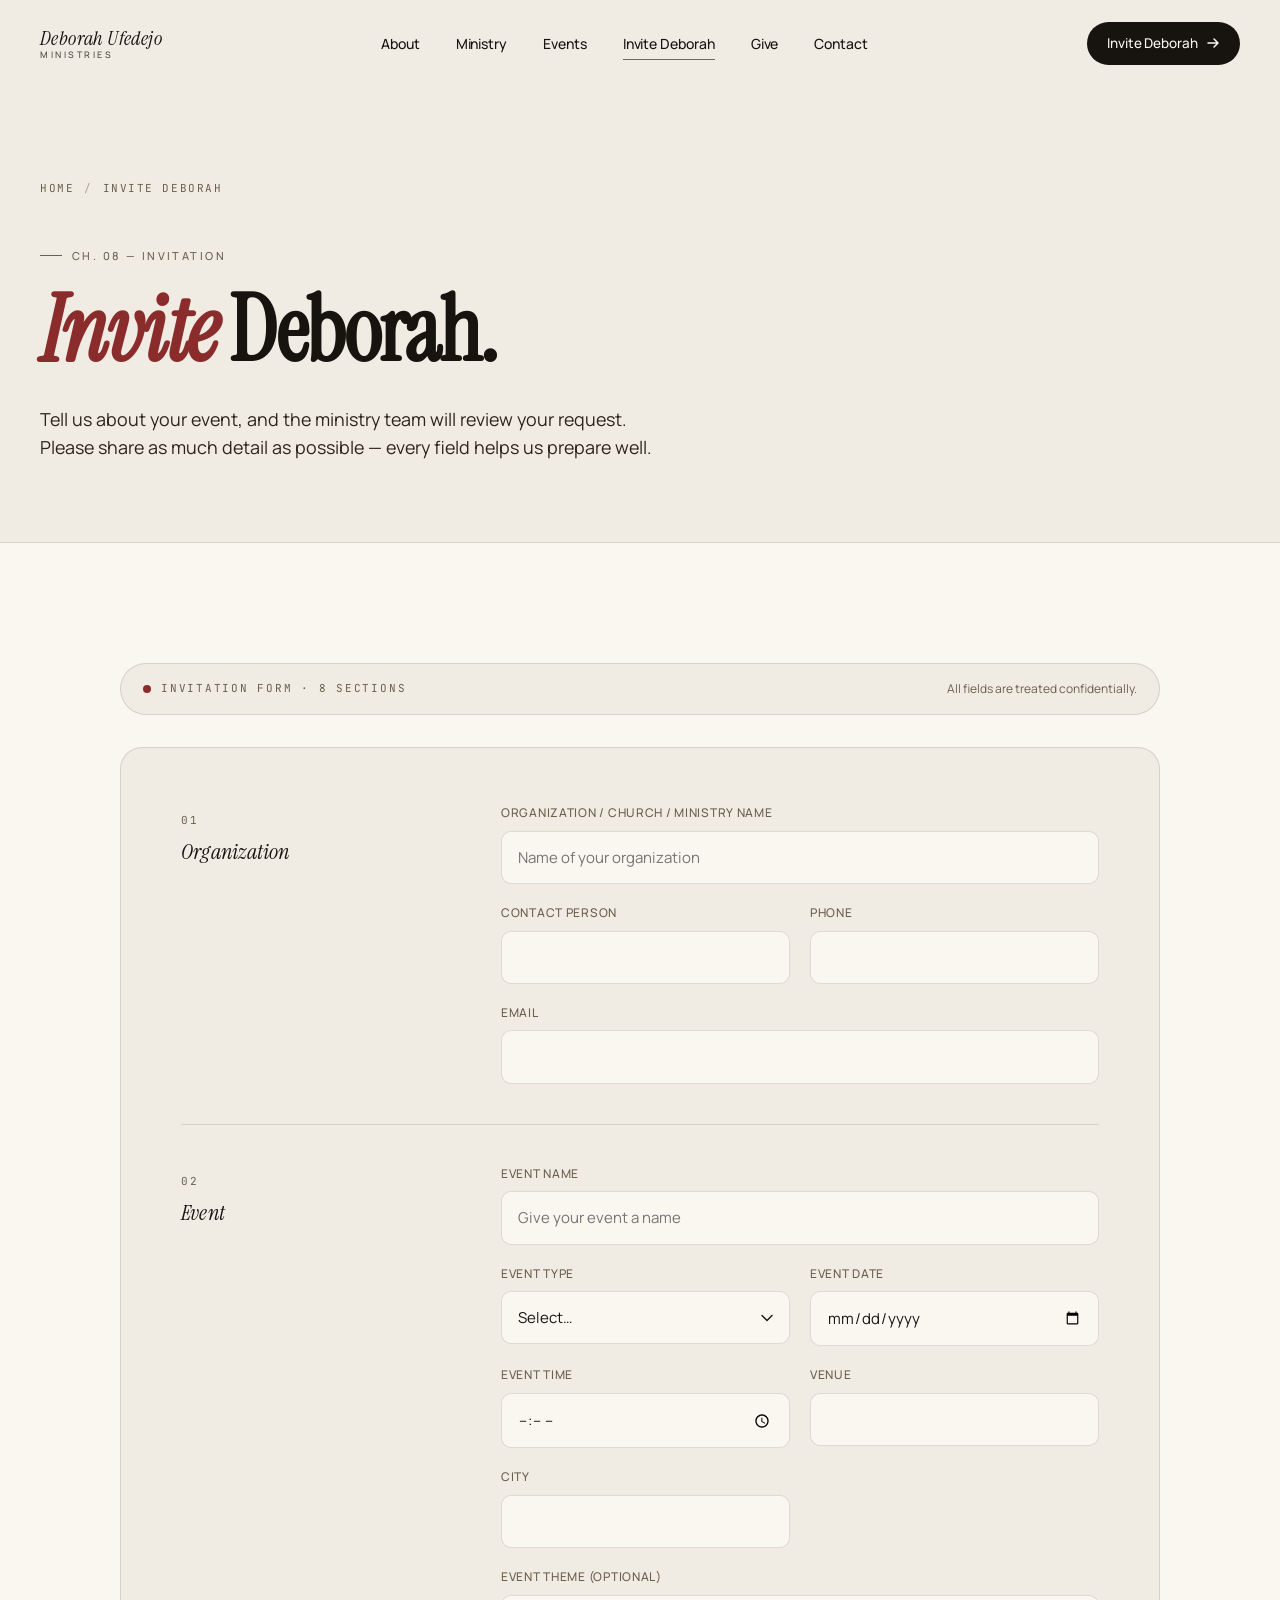
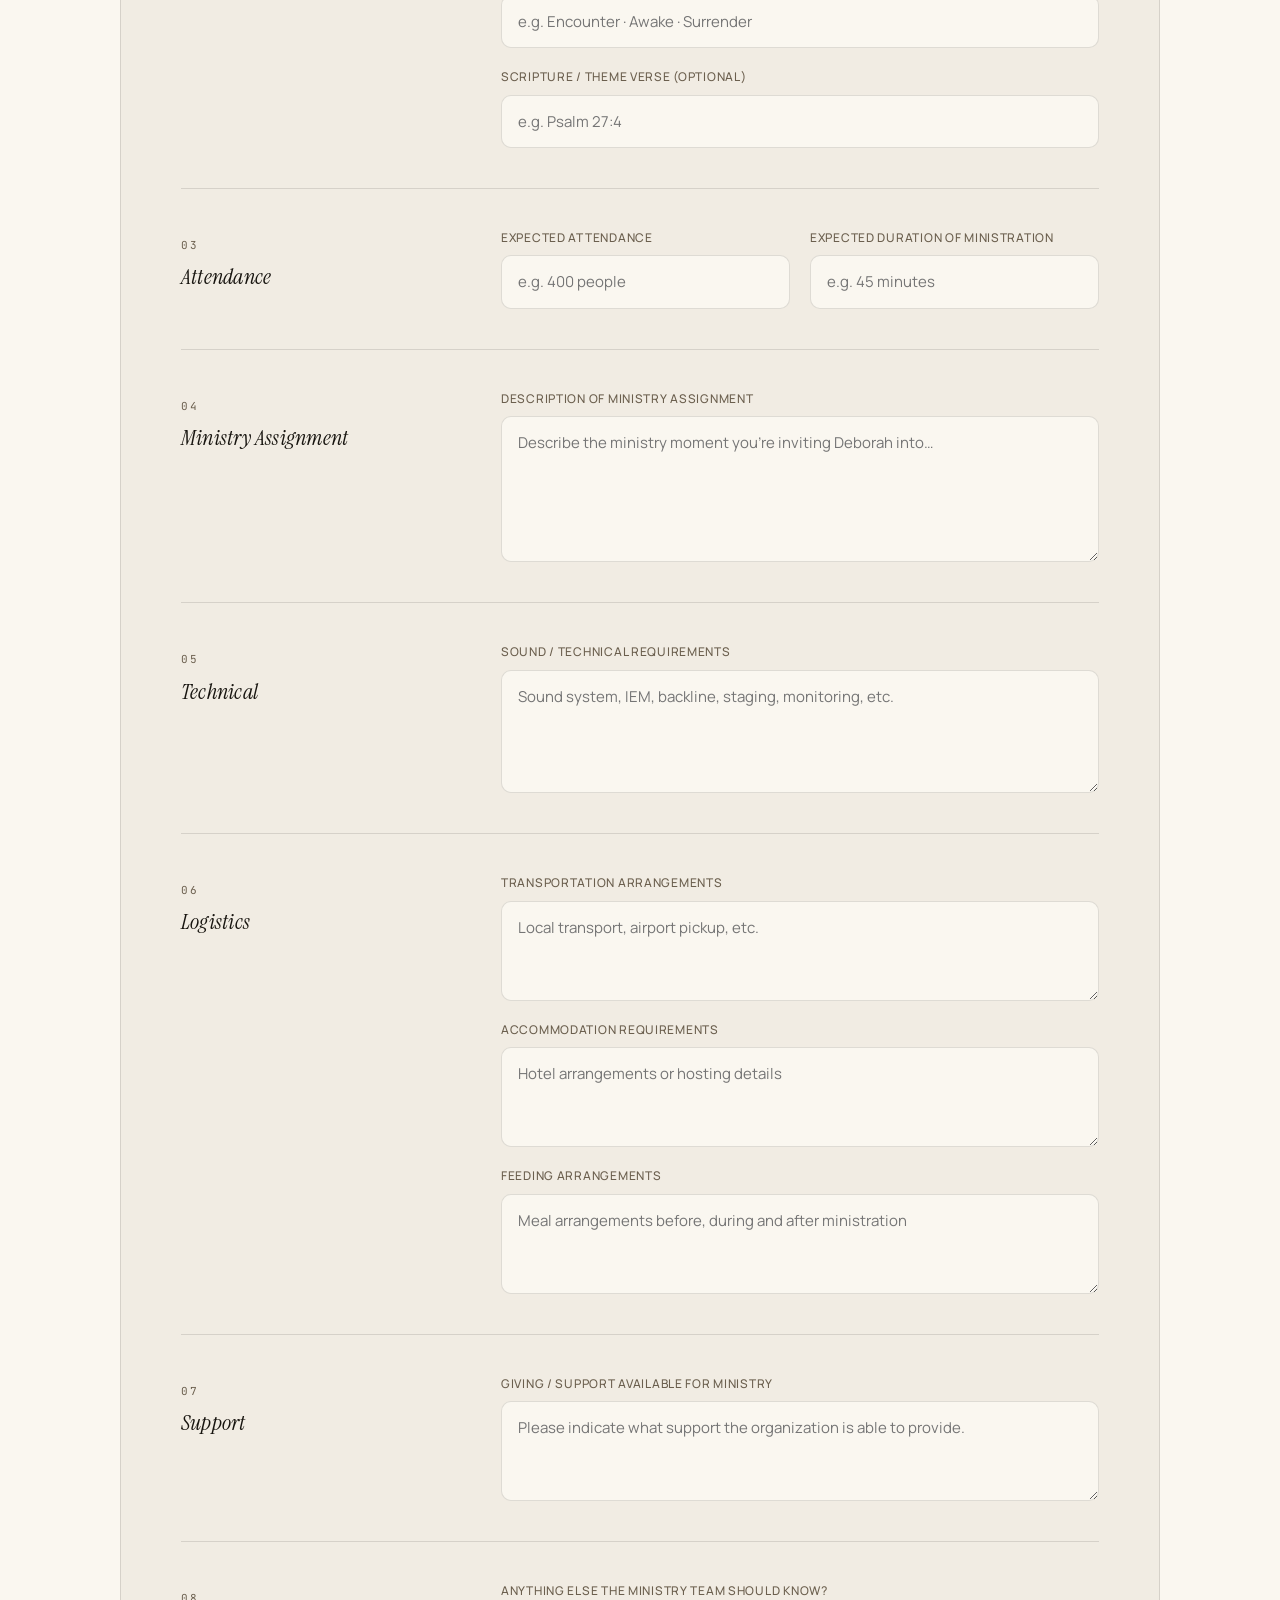
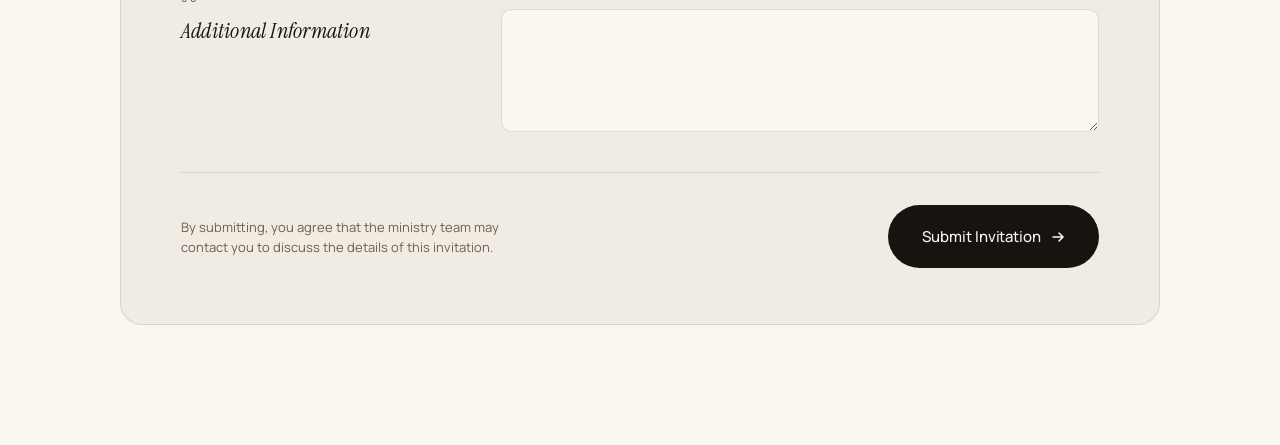
<file: invite.html>
<!doctype html>
<html lang="en">
<head>
<meta charset="utf-8" />
<meta name="viewport" content="width=device-width, initial-scale=1" />
<title>Invite Deborah · Deborah Ufedejo Ministries</title>
<link rel="preconnect" href="https://fonts.googleapis.com" />
<link rel="preconnect" href="https://fonts.gstatic.com" crossorigin />
<link href="https://fonts.googleapis.com/css2?family=Instrument+Serif:ital@0;1&family=Manrope:wght@300;400;500;600;700&family=JetBrains+Mono:wght@400;500&display=swap" rel="stylesheet" />
<link rel="stylesheet" href="assets/css/site.css" />
</head>
<body>
  <div id="nav-slot"></div>
  <script src="assets/partials.js" data-active="invite"></script>

  <header class="page-head">
    <div class="page-head__inner">
      <div class="crumbs"><a href="index.html">Home</a><span class="crumbs__sep">/</span><span>Invite Deborah</span></div>
      <div class="eyebrow page-head__eyebrow">Ch. 08 — Invitation</div>
      <h1 class="page-head__title"><em>Invite</em> Deborah.</h1>
      <p class="page-head__lede">
        Tell us about your event, and the ministry team will review your request. Please share as much detail as possible — every field helps us prepare well.
      </p>
    </div>
  </header>

  <section class="section" id="invite-container">
    <div class="container-tight">

      <!-- Progress banner -->
      <div style="display:flex; align-items:center; justify-content:space-between; padding: 16px 22px; background: var(--cream); border-radius: 999px; margin-bottom: 32px; border: 1px solid var(--line); flex-wrap: wrap; gap: 12px;">
        <div style="display:flex; align-items:center; gap: 10px; font-family: var(--font-mono); font-size: 11px; letter-spacing: 0.16em; text-transform: uppercase; color: var(--muted);">
          <span style="width:8px; height:8px; border-radius:999px; background: var(--accent);"></span>
          Invitation Form · 8 sections
        </div>
        <span style="font-size: 12px; color: var(--muted);">All fields are treated confidentially.</span>
      </div>

      <form id="invite-form" class="form-shell">
        <!-- Organization -->
        <div class="form-section">
          <div class="form-section__label">
            01
            <strong>Organization</strong>
          </div>
          <div class="form-grid">
            <div class="field field--full">
              <label>Organization / Church / Ministry Name</label>
              <input type="text" name="organization_name" required placeholder="Name of your organization" />
            </div>
            <div class="field">
              <label>Contact Person</label>
              <input type="text" name="contact_name" required />
            </div>
            <div class="field">
              <label>Phone</label>
              <input type="tel" name="phone" required />
            </div>
            <div class="field field--full">
              <label>Email</label>
              <input type="email" name="email" required />
            </div>
          </div>
        </div>

        <!-- Event -->
        <div class="form-section">
          <div class="form-section__label">
            02
            <strong>Event</strong>
          </div>
          <div class="form-grid">
            <div class="field field--full">
              <label>Event Name</label>
              <input type="text" name="event_name" required placeholder="Give your event a name" />
            </div>
            <div class="field">
              <label>Event Type</label>
              <select name="event_type" required>
                <option value="">Select…</option>
                <option>Sunday Ministration</option>
                <option>Church Service</option>
                <option>Worship Night</option>
                <option>Conference</option>
                <option>Retreat</option>
                <option>Wedding</option>
                <option>Special Event</option>
                <option>Other</option>
              </select>
            </div>
            <div class="field">
              <label>Event Date</label>
              <input type="date" name="event_date" required />
            </div>
            <div class="field">
              <label>Event Time</label>
              <input type="time" name="event_time" required />
            </div>
            <div class="field">
              <label>Venue</label>
              <input type="text" name="venue" required />
            </div>
            <div class="field">
              <label>City</label>
              <input type="text" name="city" required />
            </div>
            <div class="field field--full">
              <label>Event Theme (Optional)</label>
              <input type="text" name="event_theme" placeholder="e.g. Encounter · Awake · Surrender" />
            </div>
            <div class="field field--full">
              <label>Scripture / Theme Verse (Optional)</label>
              <input type="text" name="scripture_theme" placeholder="e.g. Psalm 27:4" />
            </div>
          </div>
        </div>

        <!-- Attendance -->
        <div class="form-section">
          <div class="form-section__label">
            03
            <strong>Attendance</strong>
          </div>
          <div class="form-grid">
            <div class="field">
              <label>Expected Attendance</label>
              <input type="text" name="expected_attendance" placeholder="e.g. 400 people" required />
            </div>
            <div class="field">
              <label>Expected Duration of Ministration</label>
              <input type="text" name="expected_duration" placeholder="e.g. 45 minutes" required />
            </div>
          </div>
        </div>

        <!-- Ministry assignment -->
        <div class="form-section">
          <div class="form-section__label">
            04
            <strong>Ministry Assignment</strong>
          </div>
          <div class="form-grid form-grid--single">
            <div class="field">
              <label>Description of Ministry Assignment</label>
              <textarea name="assignment_description" rows="5" placeholder="Describe the ministry moment you're inviting Deborah into…" required></textarea>
            </div>
          </div>
        </div>

        <!-- Technical -->
        <div class="form-section">
          <div class="form-section__label">
            05
            <strong>Technical</strong>
          </div>
          <div class="form-grid form-grid--single">
            <div class="field">
              <label>Sound / Technical Requirements</label>
              <textarea name="technical_requirements" rows="4" placeholder="Sound system, IEM, backline, staging, monitoring, etc."></textarea>
            </div>
          </div>
        </div>

        <!-- Logistics -->
        <div class="form-section">
          <div class="form-section__label">
            06
            <strong>Logistics</strong>
          </div>
          <div class="form-grid">
            <div class="field field--full">
              <label>Transportation Arrangements</label>
              <textarea name="transportation" rows="3" placeholder="Local transport, airport pickup, etc."></textarea>
            </div>
            <div class="field field--full">
              <label>Accommodation Requirements</label>
              <textarea name="accommodation" rows="3" placeholder="Hotel arrangements or hosting details"></textarea>
            </div>
            <div class="field field--full">
              <label>Feeding Arrangements</label>
              <textarea name="feeding" rows="3" placeholder="Meal arrangements before, during and after ministration"></textarea>
            </div>
          </div>
        </div>

        <!-- Support -->
        <div class="form-section">
          <div class="form-section__label">
            07
            <strong>Support</strong>
          </div>
          <div class="form-grid form-grid--single">
            <div class="field">
              <label>Giving / Support Available for Ministry</label>
              <textarea name="financial_support" rows="3" placeholder="Please indicate what support the organization is able to provide."></textarea>
            </div>
          </div>
        </div>

        <!-- Additional -->
        <div class="form-section">
          <div class="form-section__label">
            08
            <strong>Additional Information</strong>
          </div>
          <div class="form-grid form-grid--single">
            <div class="field">
              <label>Anything else the ministry team should know?</label>
              <textarea name="additional_information" rows="4"></textarea>
            </div>
          </div>
        </div>

        <div style="display:flex; justify-content: space-between; align-items: center; padding-top: 32px; border-top: 1px solid var(--line); flex-wrap: wrap; gap: 20px;">
          <p class="muted" style="font-size: 13px; max-width: 40ch;">
            By submitting, you agree that the ministry team may contact you to discuss the details of this invitation.
          </p>
          <button type="submit" class="btn btn--primary btn--lg">
            Submit Invitation
            <svg width="14" height="14" viewBox="0 0 14 14" fill="none"><path d="M2 7h10M8 3l4 4-4 4" stroke="currentColor" stroke-width="1.5" stroke-linecap="round"/></svg>
          </button>
        </div>
      </form>
    </div>
  </section>

  <!-- Success state (hidden by default) -->
  <section id="invite-success" style="display:none;" class="section">
    <div class="container-narrow success-state">
      <div style="width: 100%;">
        <div class="success-state__icon">
          <svg width="26" height="26" viewBox="0 0 26 26" fill="none"><path d="M5 13l6 6 10-13" stroke="currentColor" stroke-width="2.2" stroke-linecap="round" stroke-linejoin="round"/></svg>
        </div>
        <div class="eyebrow eyebrow--plain" style="justify-content: center; margin-bottom: 16px;">Invitation received</div>
        <h2 class="display display--l" style="margin-bottom: 24px;"><em>Thank you</em> for your invitation.</h2>
        <p class="lede" style="margin: 0 auto 40px;">
          Our ministry team will review the details and contact you regarding the next steps.
        </p>
        <div style="display:flex; gap: 14px; justify-content: center; flex-wrap: wrap;">
          <a href="index.html" class="btn btn--primary">Return home</a>
          <a href="ministry.html" class="btn btn--ghost">Explore the ministry</a>
        </div>
      </div>
    </div>
  </section>

  <div id="footer-slot"></div>
  <script src="assets/js/site.js"></script>
</body>
</html>
</file>
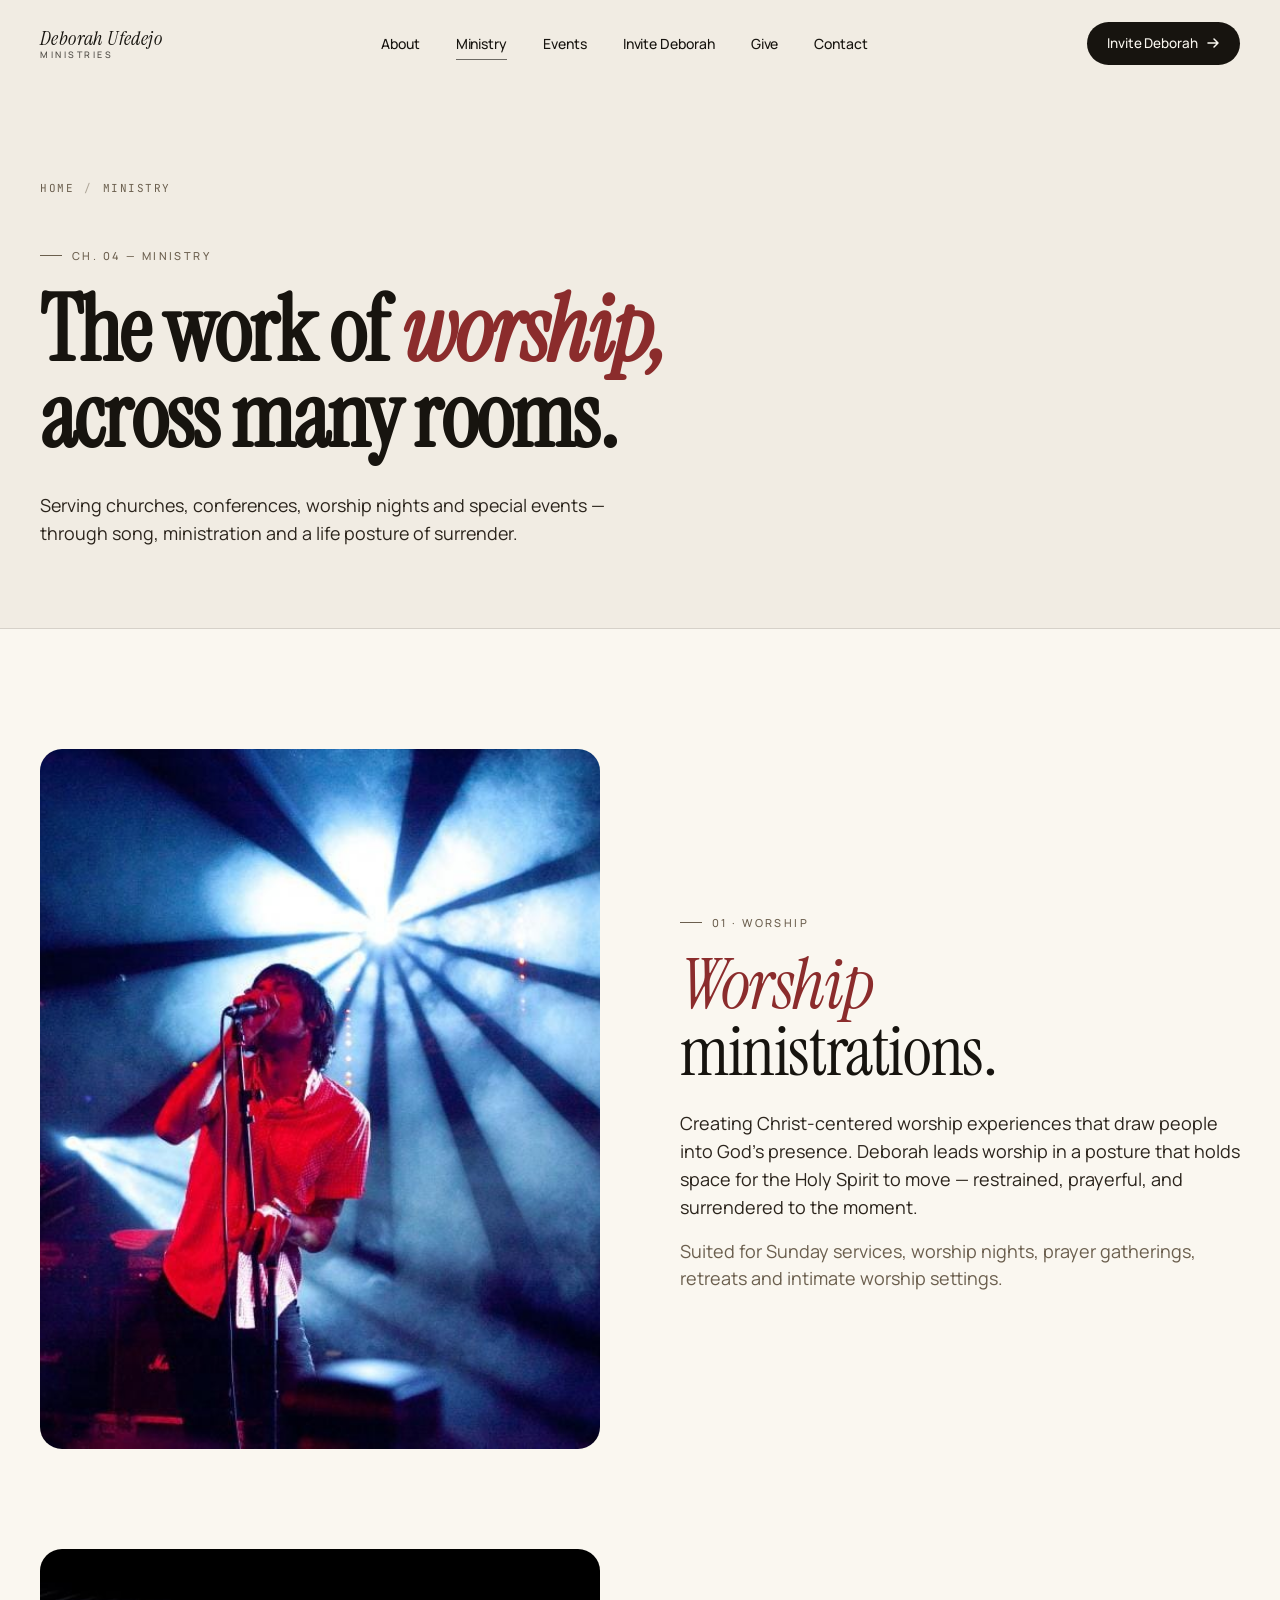
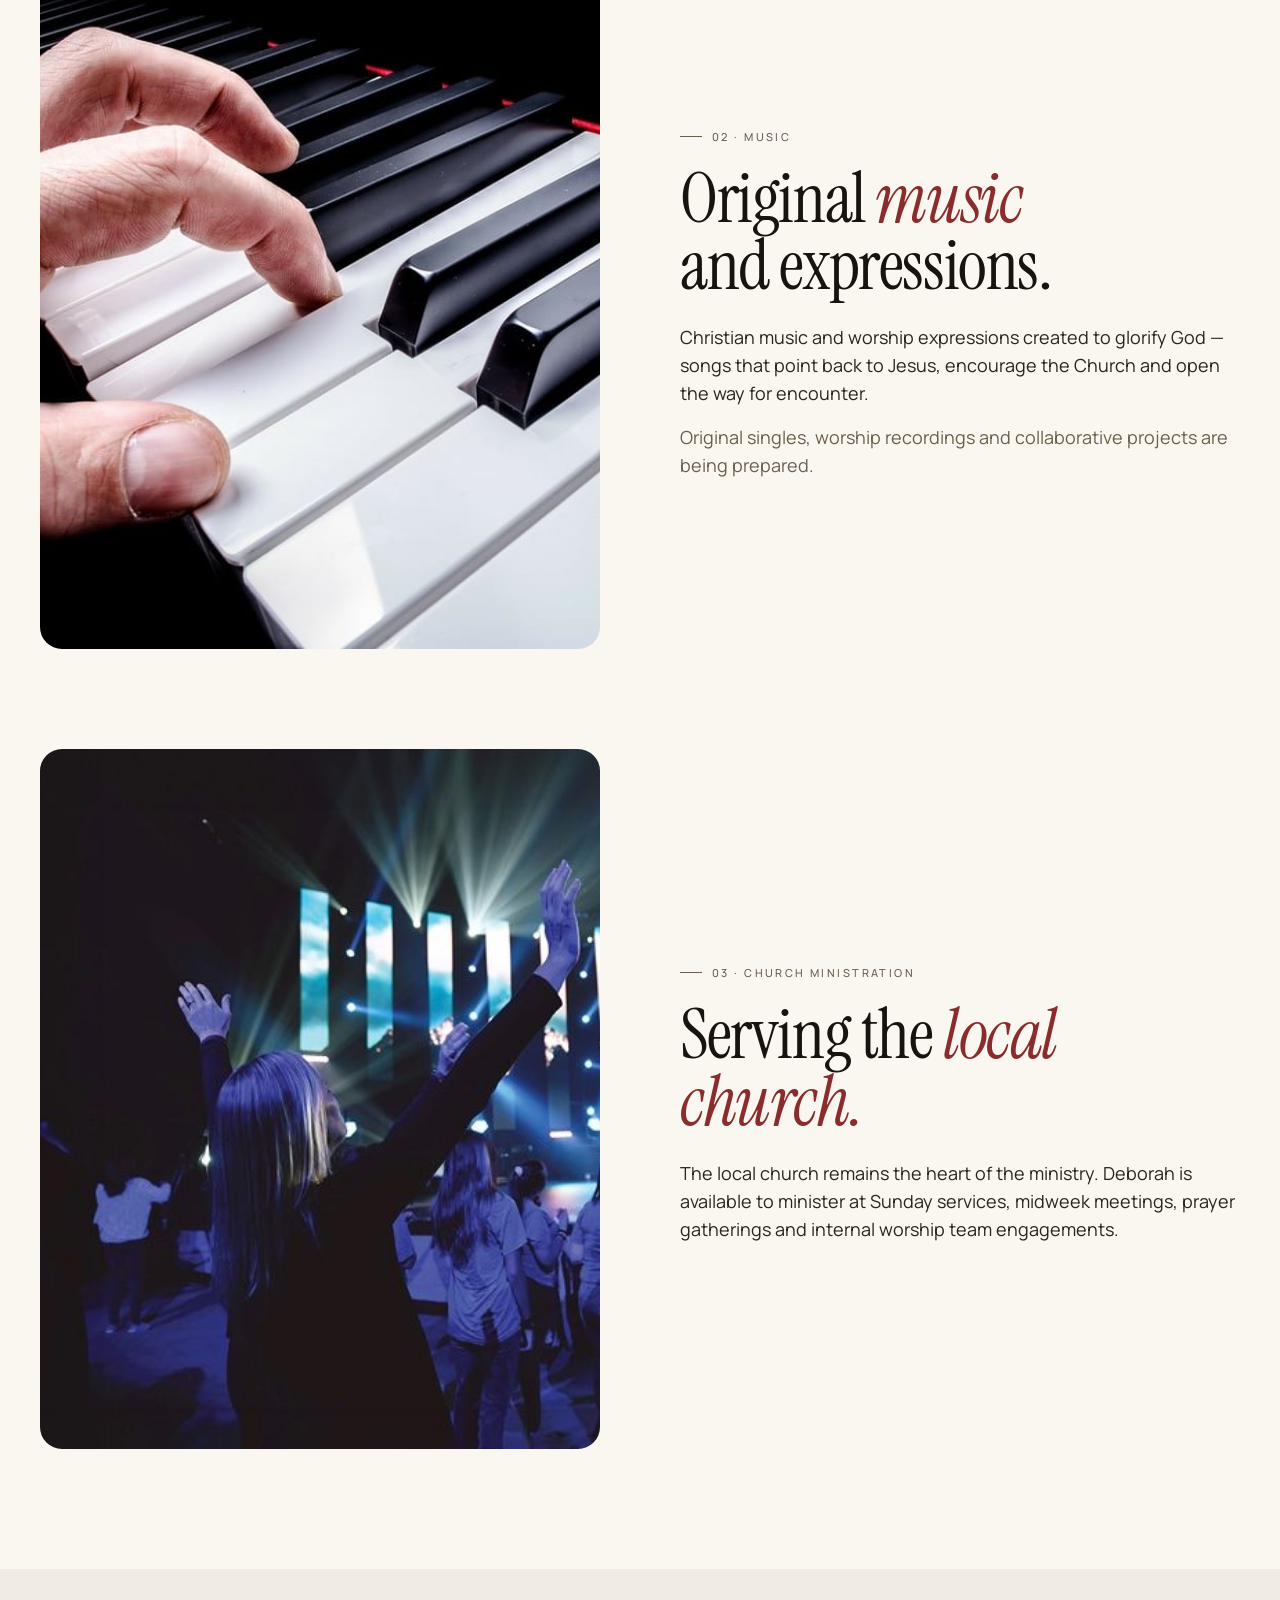
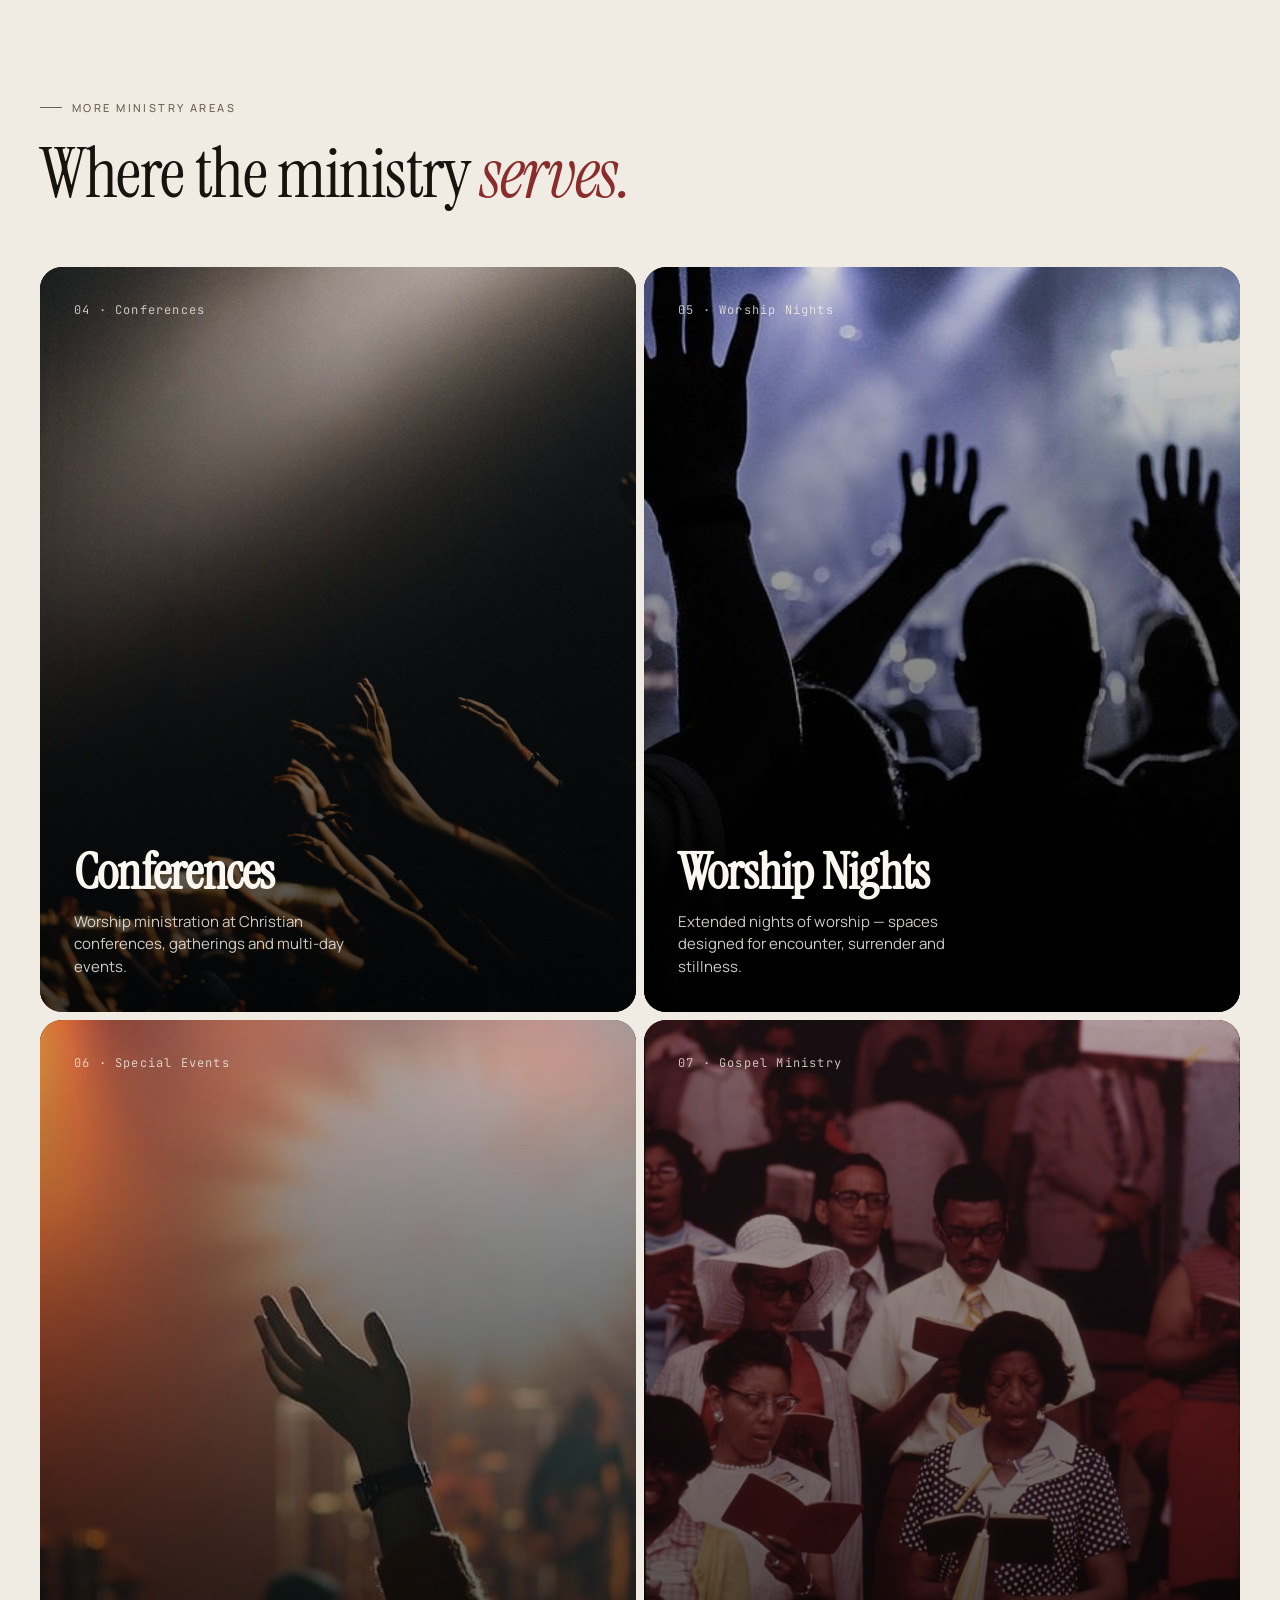
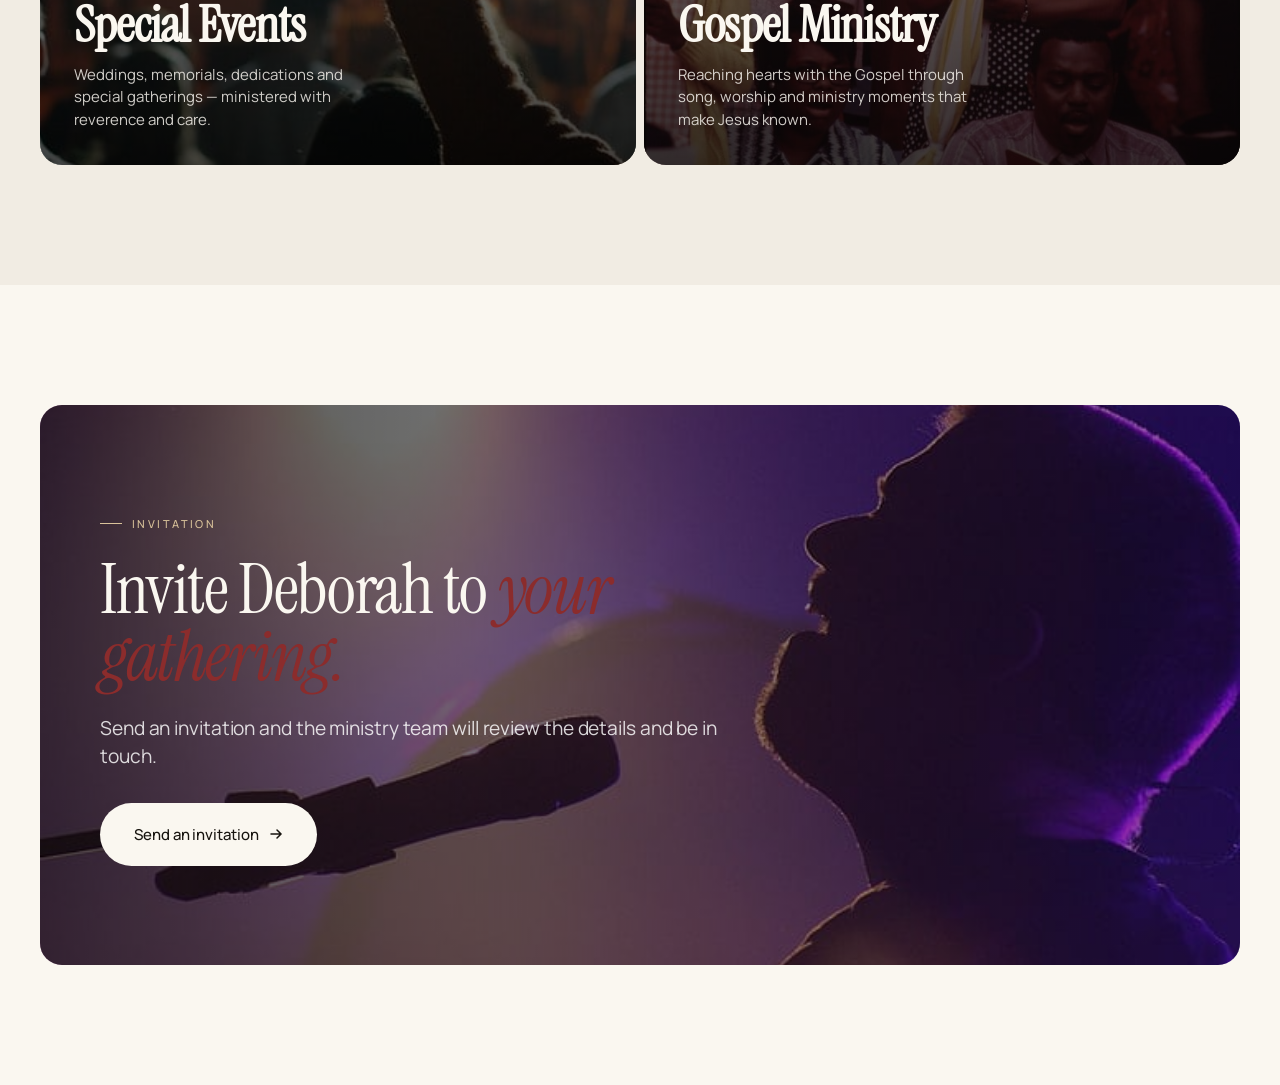
<file: ministry.html>
<!doctype html>
<html lang="en">
<head>
<meta charset="utf-8" />
<meta name="viewport" content="width=device-width, initial-scale=1" />
<title>Ministry · Deborah Ufedejo Ministries</title>
<link rel="preconnect" href="https://fonts.googleapis.com" />
<link rel="preconnect" href="https://fonts.gstatic.com" crossorigin />
<link href="https://fonts.googleapis.com/css2?family=Instrument+Serif:ital@0;1&family=Manrope:wght@300;400;500;600;700&family=JetBrains+Mono:wght@400;500&display=swap" rel="stylesheet" />
<link rel="stylesheet" href="assets/css/site.css" />
</head>
<body>
  <div id="nav-slot"></div>
  <script src="assets/partials.js" data-active="ministry"></script>

  <header class="page-head">
    <div class="page-head__inner">
      <div class="crumbs"><a href="index.html">Home</a><span class="crumbs__sep">/</span><span>Ministry</span></div>
      <div class="eyebrow page-head__eyebrow">Ch. 04 — Ministry</div>
      <h1 class="page-head__title">The work of <em>worship,</em> across many rooms.</h1>
      <p class="page-head__lede">
        Serving churches, conferences, worship nights and special events — through song, ministration and a life posture of surrender.
      </p>
    </div>
  </header>

  <!-- Editorial two-column blocks -->
  <section class="section">
    <div class="container" style="display:flex; flex-direction:column; gap: 100px;">

      <!-- Worship -->
      <div class="grid-2" style="gap: 80px; align-items: center;">
        <div class="img-reveal" style="aspect-ratio: 4/5; border-radius: var(--radius-lg); overflow:hidden;">
          <img src="assets/images/singer-blue.jpg" alt="Worship" style="width:100%; height:100%; object-fit:cover;" />
        </div>
        <div>
          <div class="eyebrow" style="margin-bottom: 20px;">01 · Worship</div>
          <h2 class="display display--l reveal"><em>Worship</em><br/>ministrations.</h2>
          <p class="body-lg reveal reveal--delay-2" style="margin-top: 24px;">
            Creating Christ-centered worship experiences that draw people into God's presence. Deborah leads worship in a posture that holds space for the Holy Spirit to move — restrained, prayerful, and surrendered to the moment.
          </p>
          <p class="body-lg muted reveal reveal--delay-3" style="margin-top: 16px;">
            Suited for Sunday services, worship nights, prayer gatherings, retreats and intimate worship settings.
          </p>
        </div>
      </div>

      <!-- Music -->
      <div class="grid-2" style="gap: 80px; align-items: center;">
        <div>
          <div class="eyebrow" style="margin-bottom: 20px;">02 · Music</div>
          <h2 class="display display--l reveal">Original <em>music</em><br/>and expressions.</h2>
          <p class="body-lg reveal reveal--delay-2" style="margin-top: 24px;">
            Christian music and worship expressions created to glorify God — songs that point back to Jesus, encourage the Church and open the way for encounter.
          </p>
          <p class="body-lg muted reveal reveal--delay-3" style="margin-top: 16px;">
            Original singles, worship recordings and collaborative projects are being prepared.
          </p>
        </div>
        <div class="img-reveal" style="aspect-ratio: 4/5; border-radius: var(--radius-lg); overflow:hidden; order:-1;">
          <img src="assets/images/piano-hand.jpg" alt="Music" style="width:100%; height:100%; object-fit:cover;" />
        </div>
      </div>

      <!-- Church Ministration -->
      <div class="grid-2" style="gap: 80px; align-items: center;">
        <div class="img-reveal" style="aspect-ratio: 4/5; border-radius: var(--radius-lg); overflow:hidden;">
          <img src="assets/images/worship-service.jpg" alt="Church ministration" style="width:100%; height:100%; object-fit:cover;" />
        </div>
        <div>
          <div class="eyebrow" style="margin-bottom: 20px;">03 · Church Ministration</div>
          <h2 class="display display--l reveal">Serving the <em>local church.</em></h2>
          <p class="body-lg reveal reveal--delay-2" style="margin-top: 24px;">
            The local church remains the heart of the ministry. Deborah is available to minister at Sunday services, midweek meetings, prayer gatherings and internal worship team engagements.
          </p>
        </div>
      </div>

    </div>
  </section>

  <!-- Ministry categories grid -->
  <section class="section section--cream">
    <div class="container">
      <div class="eyebrow reveal" style="margin-bottom: 24px;">More ministry areas</div>
      <h2 class="display display--l reveal" style="margin-bottom: 60px;">Where the ministry <em>serves.</em></h2>
      <div class="ministry-grid">
        <a class="ministry-card" href="invite.html">
          <div class="ministry-card__bg" style="background-image: url('assets/images/crowd-lights.jpg');"></div>
          <div class="ministry-card__num">04 · Conferences</div>
          <div class="ministry-card__body">
            <h3 class="ministry-card__title">Conferences</h3>
            <p class="ministry-card__desc">Worship ministration at Christian conferences, gatherings and multi-day events.</p>
          </div>
        </a>
        <a class="ministry-card" href="invite.html">
          <div class="ministry-card__bg" style="background-image: url('assets/images/hands-raised-2.jpg');"></div>
          <div class="ministry-card__num">05 · Worship Nights</div>
          <div class="ministry-card__body">
            <h3 class="ministry-card__title">Worship Nights</h3>
            <p class="ministry-card__desc">Extended nights of worship — spaces designed for encounter, surrender and stillness.</p>
          </div>
        </a>
        <a class="ministry-card" href="invite.html">
          <div class="ministry-card__bg" style="background-image: url('assets/images/worship-band.jpg');"></div>
          <div class="ministry-card__num">06 · Special Events</div>
          <div class="ministry-card__body">
            <h3 class="ministry-card__title">Special Events</h3>
            <p class="ministry-card__desc">Weddings, memorials, dedications and special gatherings — ministered with reverence and care.</p>
          </div>
        </a>
        <a class="ministry-card" href="invite.html">
          <div class="ministry-card__bg" style="background-image: url('assets/images/singers-outdoor.jpg');"></div>
          <div class="ministry-card__num">07 · Gospel Ministry</div>
          <div class="ministry-card__body">
            <h3 class="ministry-card__title">Gospel Ministry</h3>
            <p class="ministry-card__desc">Reaching hearts with the Gospel through song, worship and ministry moments that make Jesus known.</p>
          </div>
        </a>
      </div>
    </div>
  </section>

  <!-- Invite CTA -->
  <section class="section">
    <div class="container">
      <div class="cta-bleed">
        <div class="cta-bleed__bg" style="background-image: url('assets/images/stage-lights.jpg');"></div>
        <div class="cta-bleed__inner">
          <div class="eyebrow" style="color: var(--gold-soft); margin-bottom: 24px;">Invitation</div>
          <h2 class="display display--l" style="margin-bottom: 24px;">Invite Deborah to <em>your gathering.</em></h2>
          <p class="lede" style="color: rgba(255,255,255,0.82); margin-bottom: 32px;">
            Send an invitation and the ministry team will review the details and be in touch.
          </p>
          <a href="invite.html" class="btn btn--light btn--lg">
            Send an invitation
            <svg width="14" height="14" viewBox="0 0 14 14" fill="none"><path d="M2 7h10M8 3l4 4-4 4" stroke="currentColor" stroke-width="1.5" stroke-linecap="round"/></svg>
          </a>
        </div>
      </div>
    </div>
  </section>

  <div id="footer-slot"></div>
  <script src="assets/js/site.js"></script>
</body>
</html>
</file>
<file: assets/css/site.css>
/* ==========================================================================
   Deborah Ufedejo Ministries — Design System
   Inspired by Spectrum.life's editorial premium aesthetic
   ========================================================================== */

:root {
  /* Palette — warm sanctuary neutrals + burgundy/gold accents */
  --cream: #F1ECE3;
  --cream-2: #E8E1D3;
  --paper: #FAF7F0;
  --ink: #17140F;
  --ink-2: #2B241C;
  --muted: #6B5F4E;
  --muted-2: #97897A;
  --line: rgba(23, 20, 15, 0.12);
  --line-soft: rgba(23, 20, 15, 0.06);
  --accent: #8B2C2C;        /* deep worship burgundy */
  --accent-2: #C24E3A;      /* warm terracotta */
  --gold: #B8935A;
  --gold-soft: #D9C29A;

  /* Type */
  --font-display: "Instrument Serif", "Times New Roman", serif;
  --font-sans: "Manrope", -apple-system, BlinkMacSystemFont, sans-serif;
  --font-mono: "JetBrains Mono", ui-monospace, monospace;

  /* Layout */
  --container: 1440px;
  --gutter: 40px;
  --radius: 14px;
  --radius-lg: 22px;
  --radius-pill: 999px;

  /* Motion */
  --ease: cubic-bezier(0.4, 0, 0.15, 1);
  --ease-out: cubic-bezier(0.16, 1, 0.3, 1);
}

* { box-sizing: border-box; margin: 0; padding: 0; }

html { scroll-behavior: smooth; -webkit-font-smoothing: antialiased; -moz-osx-font-smoothing: grayscale; }

body {
  font-family: var(--font-sans);
  font-size: 17px;
  line-height: 1.55;
  color: var(--ink);
  background: var(--paper);
  font-weight: 400;
  text-rendering: optimizeLegibility;
  overflow-x: hidden;
}

img, video { display: block; max-width: 100%; }

a { color: inherit; text-decoration: none; }

button { font: inherit; cursor: pointer; border: none; background: none; color: inherit; }

input, textarea, select { font: inherit; color: inherit; }

::selection { background: var(--ink); color: var(--paper); }

/* Layout */
.container {
  max-width: var(--container);
  margin: 0 auto;
  padding: 0 var(--gutter);
}
.container-tight { max-width: 1120px; margin: 0 auto; padding: 0 var(--gutter); }
.container-narrow { max-width: 780px; margin: 0 auto; padding: 0 var(--gutter); }

@media (max-width: 768px) {
  :root { --gutter: 22px; }
  body { font-size: 16px; }
}

/* ==========================================================================
   NAVIGATION
   ========================================================================== */
.nav {
  position: fixed; top: 0; left: 0; right: 0; z-index: 100;
  padding: 22px 0;
  transition: background 0.4s var(--ease), backdrop-filter 0.4s var(--ease), padding 0.4s var(--ease);
}
.nav.nav--scrolled {
  background: rgba(250, 247, 240, 0.88);
  backdrop-filter: blur(20px) saturate(1.4);
  -webkit-backdrop-filter: blur(20px) saturate(1.4);
  padding: 14px 0;
  border-bottom: 1px solid var(--line-soft);
}
.nav.nav--dark { color: var(--paper); }
.nav.nav--dark.nav--scrolled { color: var(--ink); }

.nav__inner {
  max-width: var(--container);
  margin: 0 auto; padding: 0 var(--gutter);
  display: flex; align-items: center; justify-content: space-between;
  gap: 32px;
}

.nav__logo {
  font-family: var(--font-display);
  font-size: 20px;
  letter-spacing: 0.02em;
  font-style: italic;
  font-weight: 400;
  line-height: 1;
  display: flex; flex-direction: column; gap: 2px;
}
.nav__logo small {
  font-family: var(--font-sans); font-style: normal;
  font-size: 9px; letter-spacing: 0.28em; text-transform: uppercase;
  font-weight: 500; opacity: 0.75;
}

.nav__menu { display: flex; align-items: center; gap: 36px; }
.nav__link {
  font-size: 14px; font-weight: 500;
  letter-spacing: -0.005em;
  position: relative;
  padding: 6px 0;
  transition: opacity 0.2s var(--ease);
}
.nav__link::after {
  content: ''; position: absolute; left: 0; right: 100%; bottom: 0;
  height: 1px; background: currentColor;
  transition: right 0.35s var(--ease-out);
}
.nav__link:hover::after { right: 0; }
.nav__link.is-active::after { right: 0; opacity: 0.6; }

.nav__cta {
  display: inline-flex; align-items: center; gap: 8px;
  padding: 11px 20px;
  border-radius: var(--radius-pill);
  background: var(--ink);
  color: var(--paper);
  font-size: 13.5px; font-weight: 500;
  letter-spacing: -0.005em;
  transition: transform 0.3s var(--ease), background 0.3s var(--ease);
}
.nav__cta:hover { background: var(--accent); transform: translateY(-1px); }
.nav__cta svg { transition: transform 0.3s var(--ease-out); }
.nav__cta:hover svg { transform: translateX(3px); }

.nav__burger {
  display: none;
  width: 42px; height: 42px;
  border-radius: 999px;
  border: 1px solid currentColor;
  align-items: center; justify-content: center;
  flex-direction: column; gap: 5px;
}
.nav__burger span { display: block; width: 16px; height: 1.5px; background: currentColor; transition: transform 0.3s var(--ease); }

@media (max-width: 960px) {
  .nav__menu, .nav__cta { display: none; }
  .nav__burger { display: inline-flex; }
}

.mobile-menu {
  position: fixed; inset: 0; z-index: 200;
  background: var(--paper);
  padding: 24px var(--gutter) 40px;
  transform: translateY(-100%);
  transition: transform 0.5s var(--ease-out);
  display: flex; flex-direction: column;
}
.mobile-menu.is-open { transform: translateY(0); }
.mobile-menu__head { display: flex; justify-content: space-between; align-items: center; margin-bottom: 60px; }
.mobile-menu__close {
  width: 42px; height: 42px; border-radius: 999px; border: 1px solid var(--ink);
  display: inline-flex; align-items: center; justify-content: center;
}
.mobile-menu__list { display: flex; flex-direction: column; gap: 8px; flex: 1; }
.mobile-menu__item {
  font-family: var(--font-display);
  font-size: 44px; line-height: 1;
  border-top: 1px solid var(--line);
  padding: 22px 0;
  display: flex; justify-content: space-between; align-items: center;
}
.mobile-menu__item:last-of-type { border-bottom: 1px solid var(--line); }
.mobile-menu__cta {
  display: inline-flex; justify-content: center; align-items: center; gap: 10px;
  padding: 18px 24px;
  background: var(--ink); color: var(--paper);
  border-radius: var(--radius-pill);
  margin-top: 32px;
  font-size: 15px; font-weight: 500;
}

/* ==========================================================================
   TYPOGRAPHY
   ========================================================================== */
.eyebrow {
  font-size: 11px;
  letter-spacing: 0.22em;
  text-transform: uppercase;
  font-weight: 500;
  color: var(--muted);
  display: inline-flex; align-items: center; gap: 10px;
}
.eyebrow::before {
  content: ''; width: 22px; height: 1px; background: currentColor;
}
.eyebrow--plain::before { display: none; }

.display {
  font-family: var(--font-display);
  font-weight: 400;
  line-height: 0.96;
  letter-spacing: -0.02em;
}
.display--xxl { font-size: clamp(56px, 9.5vw, 156px); }
.display--xl  { font-size: clamp(48px, 7.5vw, 118px); }
.display--l   { font-size: clamp(40px, 5.5vw, 88px); }
.display--m   { font-size: clamp(32px, 4vw, 62px); }
.display--s   { font-size: clamp(26px, 3vw, 44px); }

.display em {
  font-style: italic;
  font-family: var(--font-display);
  color: var(--accent);
}

.lede {
  font-size: clamp(18px, 1.5vw, 22px);
  line-height: 1.45;
  color: var(--ink-2);
  letter-spacing: -0.005em;
  max-width: 640px;
}

.body-lg { font-size: 18px; line-height: 1.55; color: var(--ink-2); }

.muted { color: var(--muted); }

/* ==========================================================================
   BUTTONS
   ========================================================================== */
.btn {
  display: inline-flex; align-items: center; justify-content: center; gap: 10px;
  padding: 16px 26px;
  border-radius: var(--radius-pill);
  font-size: 14.5px; font-weight: 500;
  letter-spacing: -0.005em;
  transition: transform 0.3s var(--ease), background 0.3s var(--ease), color 0.3s var(--ease), border-color 0.3s var(--ease);
  white-space: nowrap;
}
.btn svg { transition: transform 0.4s var(--ease-out); }
.btn:hover svg { transform: translateX(4px); }

.btn--primary { background: var(--ink); color: var(--paper); }
.btn--primary:hover { background: var(--accent); }

.btn--light { background: var(--paper); color: var(--ink); }
.btn--light:hover { background: var(--gold-soft); }

.btn--ghost { background: transparent; color: var(--ink); border: 1px solid var(--ink); }
.btn--ghost:hover { background: var(--ink); color: var(--paper); }

.btn--ghost-light { background: transparent; color: var(--paper); border: 1px solid rgba(255,255,255,0.5); }
.btn--ghost-light:hover { background: var(--paper); color: var(--ink); border-color: var(--paper); }

.btn--lg { padding: 20px 34px; font-size: 15px; }

.link-arrow {
  display: inline-flex; align-items: center; gap: 10px;
  font-size: 14.5px; font-weight: 500;
  border-bottom: 1px solid currentColor;
  padding-bottom: 4px;
  transition: gap 0.3s var(--ease-out), opacity 0.2s;
}
.link-arrow:hover { gap: 16px; }

/* ==========================================================================
   SECTIONS
   ========================================================================== */
.section { padding: 120px 0; }
.section--tight { padding: 80px 0; }
.section--dark { background: var(--ink); color: var(--paper); }
.section--dark .muted { color: var(--muted-2); }
.section--dark .lede { color: rgba(250, 247, 240, 0.78); }
.section--cream { background: var(--cream); }
.section--paper { background: var(--paper); }

@media (max-width: 768px) {
  .section { padding: 80px 0; }
  .section--tight { padding: 56px 0; }
}

/* ==========================================================================
   HERO
   ========================================================================== */
.hero {
  position: relative;
  min-height: 100vh;
  display: flex; align-items: flex-end;
  color: var(--paper);
  overflow: hidden;
  padding-bottom: 88px;
}
.hero__bg {
  position: absolute; inset: 0;
  background-size: cover; background-position: center;
  transform: scale(1.06);
  animation: heroZoom 18s var(--ease-out) forwards;
}
.hero__bg::after {
  content: '';
  position: absolute; inset: 0;
  background: linear-gradient(180deg, rgba(0,0,0,0.25) 0%, rgba(0,0,0,0.15) 40%, rgba(0,0,0,0.75) 100%);
}
@keyframes heroZoom {
  from { transform: scale(1.15); }
  to { transform: scale(1); }
}
.hero__inner {
  position: relative; z-index: 2;
  max-width: var(--container);
  margin: 0 auto; padding: 0 var(--gutter);
  width: 100%;
}
.hero__eyebrow {
  color: rgba(255,255,255,0.7);
  margin-bottom: 32px;
}
.hero__eyebrow::before { background: rgba(255,255,255,0.5); }

.hero__title {
  font-family: var(--font-display);
  font-size: clamp(52px, 8.5vw, 148px);
  line-height: 0.95;
  letter-spacing: -0.025em;
  font-weight: 400;
  max-width: 15ch;
  margin-bottom: 40px;
}
.hero__title em { font-style: italic; color: var(--gold-soft); }

.hero__row {
  display: flex; align-items: flex-end; justify-content: space-between;
  gap: 60px; flex-wrap: wrap;
}
.hero__lede {
  max-width: 460px;
  font-size: 17px; line-height: 1.55;
  color: rgba(250, 247, 240, 0.85);
}
.hero__ctas { display: flex; gap: 14px; flex-wrap: wrap; }

.hero__scroll {
  position: absolute; bottom: 24px; left: 50%;
  transform: translateX(-50%);
  font-size: 11px; letter-spacing: 0.24em; text-transform: uppercase;
  color: rgba(255,255,255,0.6);
  display: flex; flex-direction: column; align-items: center; gap: 12px;
  z-index: 3;
}
.hero__scroll span:last-child {
  width: 1px; height: 40px; background: currentColor;
  animation: scrollLine 2.4s ease-in-out infinite;
  transform-origin: top;
}
@keyframes scrollLine {
  0%, 100% { transform: scaleY(1); opacity: 0.4; }
  50% { transform: scaleY(0.4); opacity: 1; }
}

@media (max-width: 768px) {
  .hero { padding-bottom: 64px; min-height: 92vh; }
  .hero__row { flex-direction: column; align-items: flex-start; gap: 32px; }
  .hero__scroll { display: none; }
}

/* ==========================================================================
   REVEAL animations
   ========================================================================== */
.reveal { opacity: 0; transform: translateY(24px); transition: opacity 1s var(--ease-out), transform 1s var(--ease-out); }
.reveal.is-in { opacity: 1; transform: translateY(0); }
.reveal--delay-1 { transition-delay: 0.1s; }
.reveal--delay-2 { transition-delay: 0.2s; }
.reveal--delay-3 { transition-delay: 0.3s; }
.reveal--delay-4 { transition-delay: 0.4s; }

.img-reveal { overflow: hidden; position: relative; }
.img-reveal img {
  transform: scale(1.12);
  transition: transform 1.6s var(--ease-out);
}
.img-reveal.is-in img { transform: scale(1); }

/* ==========================================================================
   EDITORIAL STATEMENT
   ========================================================================== */
.statement {
  display: grid;
  grid-template-columns: 1fr;
  gap: 60px;
}
.statement__head {
  display: flex; align-items: baseline; justify-content: space-between;
  gap: 40px; flex-wrap: wrap;
  padding-bottom: 32px;
  border-bottom: 1px solid var(--line);
}
.statement__index {
  font-family: var(--font-mono);
  font-size: 12px; letter-spacing: 0.1em;
  color: var(--muted);
}
.statement__body {
  display: grid;
  grid-template-columns: 1.4fr 1fr;
  gap: 80px;
  align-items: end;
}
@media (max-width: 900px) {
  .statement__body { grid-template-columns: 1fr; gap: 32px; }
}

/* ==========================================================================
   IMAGE GRID (editorial)
   ========================================================================== */
.editorial-grid {
  display: grid;
  grid-template-columns: 1.4fr 1fr;
  gap: 32px;
}
.editorial-grid__col { display: flex; flex-direction: column; gap: 32px; }
.editorial-grid__img {
  border-radius: var(--radius-lg);
  overflow: hidden;
  background: var(--cream-2);
}
.editorial-grid__img img {
  width: 100%; height: 100%;
  object-fit: cover;
  transition: transform 1.2s var(--ease-out);
}
.editorial-grid__img:hover img { transform: scale(1.04); }
.editorial-grid__img--tall { aspect-ratio: 3 / 4; }
.editorial-grid__img--wide { aspect-ratio: 4 / 3; }
.editorial-grid__img--square { aspect-ratio: 1 / 1; }

@media (max-width: 768px) {
  .editorial-grid { grid-template-columns: 1fr; }
}

/* ==========================================================================
   MINISTRY CARDS
   ========================================================================== */
.ministry-grid {
  display: grid;
  grid-template-columns: repeat(2, 1fr);
  gap: 8px;
}
.ministry-card {
  position: relative;
  border-radius: var(--radius-lg);
  overflow: hidden;
  background: var(--ink);
  aspect-ratio: 4 / 5;
  color: var(--paper);
  display: flex; flex-direction: column; justify-content: space-between;
  padding: 34px;
  transition: transform 0.5s var(--ease-out);
}
.ministry-card__bg {
  position: absolute; inset: 0;
  background-size: cover; background-position: center;
  transform: scale(1.02);
  transition: transform 1.2s var(--ease-out);
}
.ministry-card:hover .ministry-card__bg { transform: scale(1.08); }
.ministry-card__bg::after {
  content: '';
  position: absolute; inset: 0;
  background: linear-gradient(180deg, rgba(0,0,0,0.15) 0%, rgba(0,0,0,0.75) 100%);
}
.ministry-card__num {
  position: relative; z-index: 2;
  font-family: var(--font-mono);
  font-size: 12px; letter-spacing: 0.1em;
  opacity: 0.75;
}
.ministry-card__body { position: relative; z-index: 2; }
.ministry-card__title {
  font-family: var(--font-display);
  font-size: clamp(36px, 4vw, 56px);
  line-height: 0.95; letter-spacing: -0.015em;
  margin-bottom: 14px;
}
.ministry-card__desc {
  font-size: 15px; line-height: 1.5;
  color: rgba(250,247,240,0.82);
  max-width: 34ch;
}

@media (max-width: 768px) {
  .ministry-grid { grid-template-columns: 1fr; }
  .ministry-card { aspect-ratio: 3 / 4; padding: 26px; }
}

/* ==========================================================================
   MISSION VISION
   ========================================================================== */
.mv-wrap {
  display: grid;
  grid-template-columns: 1fr 1fr;
  gap: 0;
  border-top: 1px solid rgba(250,247,240,0.15);
}
.mv-block {
  padding: 60px 60px 60px 0;
  border-right: 1px solid rgba(250,247,240,0.15);
}
.mv-block:last-child { padding-right: 0; padding-left: 60px; border-right: none; }
.mv-block__label {
  font-family: var(--font-mono);
  font-size: 11px; letter-spacing: 0.24em; text-transform: uppercase;
  color: var(--gold-soft);
  margin-bottom: 32px;
  display: block;
}
.mv-block__text {
  font-family: var(--font-display);
  font-size: clamp(24px, 2.4vw, 38px);
  line-height: 1.15;
  letter-spacing: -0.01em;
  font-weight: 400;
}
.mv-block__text em { color: var(--gold-soft); font-style: italic; }

@media (max-width: 900px) {
  .mv-wrap { grid-template-columns: 1fr; }
  .mv-block { padding: 44px 0; border-right: none; border-bottom: 1px solid rgba(250,247,240,0.15); }
  .mv-block:last-child { padding-left: 0; border-bottom: none; }
}

/* ==========================================================================
   EVENTS LIST
   ========================================================================== */
.events-list { display: flex; flex-direction: column; }
.event-row {
  display: grid;
  grid-template-columns: 120px 1fr 200px 180px 40px;
  gap: 40px;
  padding: 32px 0;
  border-top: 1px solid var(--line);
  align-items: center;
  transition: padding 0.4s var(--ease);
  position: relative;
}
.event-row:last-child { border-bottom: 1px solid var(--line); }
.event-row:hover { padding-left: 12px; padding-right: 12px; }
.event-row:hover .event-row__peek { opacity: 1; }

.event-row__date {
  font-family: var(--font-mono);
  font-size: 13px; letter-spacing: 0.06em;
  color: var(--muted);
  text-transform: uppercase;
}
.event-row__title {
  font-family: var(--font-display);
  font-size: clamp(24px, 2.4vw, 36px);
  line-height: 1.05;
  letter-spacing: -0.01em;
}
.event-row__title small {
  display: block;
  font-family: var(--font-sans);
  font-size: 13px; color: var(--muted);
  margin-top: 6px; letter-spacing: 0; font-weight: 500;
  text-transform: uppercase; letter-spacing: 0.14em;
}
.event-row__loc { font-size: 14px; color: var(--muted); }
.event-row__tag {
  display: inline-flex;
  padding: 6px 12px;
  border-radius: var(--radius-pill);
  border: 1px solid var(--line);
  font-size: 11px; letter-spacing: 0.14em; text-transform: uppercase;
  font-weight: 500;
}
.event-row__arrow { color: var(--muted); }
.event-row__peek {
  position: absolute; top: 50%; right: 240px;
  transform: translateY(-50%);
  width: 220px; height: 140px;
  border-radius: var(--radius);
  overflow: hidden;
  opacity: 0;
  transition: opacity 0.35s var(--ease-out);
  pointer-events: none;
  z-index: 3;
  box-shadow: 0 20px 60px rgba(0,0,0,0.35);
}
.event-row__peek img { width: 100%; height: 100%; object-fit: cover; }

@media (max-width: 900px) {
  .event-row {
    grid-template-columns: 100px 1fr 30px;
    gap: 20px;
    padding: 24px 0;
  }
  .event-row__loc, .event-row__tag { display: none; }
  .event-row__peek { display: none; }
}

/* Empty state */
.empty-state {
  text-align: center;
  padding: 100px 20px;
  border: 1px dashed var(--line);
  border-radius: var(--radius-lg);
  background: var(--cream);
}
.empty-state__title {
  font-family: var(--font-display);
  font-size: 32px; margin-bottom: 10px;
}

/* ==========================================================================
   MUSIC SECTION
   ========================================================================== */
.music-hero {
  position: relative;
  border-radius: var(--radius-lg);
  overflow: hidden;
  padding: 90px 60px;
  color: var(--paper);
  background-size: cover; background-position: center;
  min-height: 500px;
  display: flex; flex-direction: column; justify-content: space-between;
}
.music-hero::after {
  content: '';
  position: absolute; inset: 0;
  background: linear-gradient(180deg, rgba(0,0,0,0.15), rgba(0,0,0,0.7));
  z-index: 1;
}
.music-hero > * { position: relative; z-index: 2; }

.music-platforms {
  display: grid;
  grid-template-columns: repeat(auto-fit, minmax(220px, 1fr));
  gap: 14px;
  margin-top: 40px;
}
.music-platform {
  display: flex; align-items: center; justify-content: space-between;
  padding: 22px 26px;
  border-radius: 14px;
  border: 1px solid rgba(255,255,255,0.16);
  background: rgba(255,255,255,0.04);
  backdrop-filter: blur(10px);
  transition: background 0.3s var(--ease), border-color 0.3s var(--ease);
}
.music-platform:hover { background: rgba(255,255,255,0.1); border-color: rgba(255,255,255,0.4); }
.music-platform__name {
  display: flex; flex-direction: column; gap: 4px;
}
.music-platform__name strong { font-size: 15px; font-weight: 600; }
.music-platform__name span { font-size: 12px; opacity: 0.6; letter-spacing: 0.08em; text-transform: uppercase; }

@media (max-width: 768px) {
  .music-hero { padding: 50px 26px; }
}

/* ==========================================================================
   CTA blocks
   ========================================================================== */
.cta-bleed {
  position: relative;
  border-radius: var(--radius-lg);
  overflow: hidden;
  min-height: 560px;
  display: flex; align-items: center;
  padding: 80px 60px;
  color: var(--paper);
}
.cta-bleed__bg {
  position: absolute; inset: 0;
  background-size: cover; background-position: center;
}
.cta-bleed__bg::after {
  content: '';
  position: absolute; inset: 0;
  background: linear-gradient(90deg, rgba(0,0,0,0.7) 0%, rgba(0,0,0,0.3) 100%);
}
.cta-bleed__inner { position: relative; z-index: 2; max-width: 640px; }

@media (max-width: 768px) {
  .cta-bleed { padding: 50px 26px; min-height: 460px; }
}

/* ==========================================================================
   ABOUT — portrait + text
   ========================================================================== */
.about-lockup {
  display: grid;
  grid-template-columns: 1fr 1.2fr;
  gap: 80px;
  align-items: end;
}
.about-lockup__portrait {
  aspect-ratio: 4 / 5;
  border-radius: var(--radius-lg);
  overflow: hidden;
  background: var(--cream-2);
}
.about-lockup__portrait img { width: 100%; height: 100%; object-fit: cover; }
.about-lockup__body { padding-bottom: 20px; }

@media (max-width: 900px) {
  .about-lockup { grid-template-columns: 1fr; gap: 40px; }
}

/* Give panel */
.give-panel {
  display: grid;
  grid-template-columns: 1fr 1fr;
  border-radius: var(--radius-lg);
  overflow: hidden;
  background: var(--cream);
  border: 1px solid var(--line);
}
.give-panel__side {
  padding: 70px 60px;
}
.give-panel__side--dark {
  background: var(--ink); color: var(--paper);
  display: flex; flex-direction: column; justify-content: space-between;
  gap: 32px;
}
.give-methods { display: flex; flex-direction: column; gap: 12px; }
.give-method {
  display: flex; align-items: center; justify-content: space-between;
  padding: 20px;
  border-radius: 12px;
  border: 1px solid rgba(255,255,255,0.14);
  transition: background 0.3s;
}
.give-method:hover { background: rgba(255,255,255,0.06); }
.give-method__label { font-size: 14px; font-weight: 500; }
.give-method__hint { font-size: 12px; opacity: 0.55; letter-spacing: 0.1em; text-transform: uppercase; }

@media (max-width: 900px) {
  .give-panel { grid-template-columns: 1fr; }
  .give-panel__side { padding: 44px 26px; }
}

/* ==========================================================================
   FOOTER
   ========================================================================== */
.footer {
  background: var(--ink);
  color: var(--paper);
  padding: 100px 0 40px;
  position: relative;
}
.footer__top {
  padding-bottom: 80px;
  border-bottom: 1px solid rgba(255,255,255,0.12);
}
.footer__wordmark {
  font-family: var(--font-display);
  font-size: clamp(60px, 10vw, 190px);
  line-height: 0.9;
  letter-spacing: -0.03em;
  font-weight: 400;
  margin-bottom: 40px;
}
.footer__wordmark em { color: var(--gold-soft); font-style: italic; }
.footer__row {
  display: flex; justify-content: space-between; align-items: flex-end;
  gap: 40px; flex-wrap: wrap;
}
.footer__statement { max-width: 460px; color: rgba(250, 247, 240, 0.7); line-height: 1.5; }

.footer__cols {
  display: grid;
  grid-template-columns: repeat(4, 1fr);
  gap: 40px;
  padding: 60px 0;
  border-bottom: 1px solid rgba(255,255,255,0.12);
}
.footer__col h4 {
  font-family: var(--font-mono);
  font-size: 11px; letter-spacing: 0.2em; text-transform: uppercase;
  color: var(--gold-soft);
  margin-bottom: 22px; font-weight: 500;
}
.footer__col ul { list-style: none; display: flex; flex-direction: column; gap: 12px; }
.footer__col a { font-size: 14px; color: rgba(250,247,240,0.85); }
.footer__col a:hover { color: var(--paper); }

.footer__bottom {
  display: flex; justify-content: space-between; padding-top: 30px;
  color: rgba(250,247,240,0.5); font-size: 12px;
  flex-wrap: wrap; gap: 20px;
}
.footer__bottom a { border-bottom: 1px solid transparent; padding-bottom: 1px; }
.footer__bottom a:hover { border-color: currentColor; }

@media (max-width: 768px) {
  .footer__cols { grid-template-columns: repeat(2, 1fr); gap: 32px; }
}

/* ==========================================================================
   FORMS
   ========================================================================== */
.form-shell {
  background: var(--cream);
  border-radius: var(--radius-lg);
  padding: 56px 60px;
  border: 1px solid var(--line);
}
.form-section {
  padding: 40px 0;
  border-top: 1px solid var(--line);
  display: grid;
  grid-template-columns: 260px 1fr;
  gap: 60px;
}
.form-section:first-of-type { border-top: none; padding-top: 0; }
.form-section__label {
  font-family: var(--font-mono);
  font-size: 11px; letter-spacing: 0.2em; text-transform: uppercase;
  color: var(--muted);
  padding-top: 8px;
}
.form-section__label strong {
  display: block; font-family: var(--font-display);
  font-style: italic;
  font-size: 22px; letter-spacing: -0.005em;
  color: var(--ink);
  text-transform: none;
  font-weight: 400;
  margin-top: 6px;
  letter-spacing: 0.01em;
}
.form-grid {
  display: grid;
  grid-template-columns: 1fr 1fr;
  gap: 20px;
}
.form-grid--single { grid-template-columns: 1fr; }
.field { display: flex; flex-direction: column; gap: 8px; }
.field--full { grid-column: 1 / -1; }
.field label {
  font-size: 12px; letter-spacing: 0.06em;
  color: var(--muted);
  font-weight: 500;
  text-transform: uppercase;
}
.field input, .field textarea, .field select {
  padding: 14px 16px;
  background: var(--paper);
  border: 1px solid var(--line);
  border-radius: 10px;
  font-size: 15px;
  transition: border-color 0.3s var(--ease);
}
.field input:focus, .field textarea:focus, .field select:focus {
  outline: none; border-color: var(--ink);
}
.field textarea { min-height: 100px; resize: vertical; font-family: inherit; }
.field select { appearance: none; background-image: url("data:image/svg+xml;utf8,<svg xmlns='http://www.w3.org/2000/svg' width='12' height='8' fill='none'><path d='M1 1.5L6 6.5L11 1.5' stroke='%2317140F' stroke-width='1.4' stroke-linecap='round'/></svg>"); background-repeat: no-repeat; background-position: right 16px center; padding-right: 40px; }

@media (max-width: 900px) {
  .form-shell { padding: 32px 22px; }
  .form-section { grid-template-columns: 1fr; gap: 20px; }
  .form-grid { grid-template-columns: 1fr; }
}

/* ==========================================================================
   PAGE HEAD (interior pages)
   ========================================================================== */
.page-head {
  padding: 180px 0 80px;
  background: var(--cream);
  border-bottom: 1px solid var(--line);
}
.page-head--dark { background: var(--ink); color: var(--paper); }
.page-head__inner {
  max-width: var(--container);
  margin: 0 auto; padding: 0 var(--gutter);
}
.page-head__eyebrow { margin-bottom: 24px; }
.page-head__title {
  font-family: var(--font-display);
  font-size: clamp(48px, 7vw, 116px);
  line-height: 0.96;
  letter-spacing: -0.02em;
  max-width: 16ch;
  margin-bottom: 32px;
}
.page-head__title em { font-style: italic; color: var(--accent); }
.page-head--dark .page-head__title em { color: var(--gold-soft); }
.page-head__lede {
  max-width: 620px;
  font-size: clamp(17px, 1.4vw, 20px);
  color: var(--ink-2);
  line-height: 1.55;
}
.page-head--dark .page-head__lede { color: rgba(250, 247, 240, 0.78); }

/* Breadcrumb */
.crumbs {
  display: flex; align-items: center; gap: 10px;
  font-family: var(--font-mono);
  font-size: 11px; letter-spacing: 0.14em; text-transform: uppercase;
  color: var(--muted); margin-bottom: 40px;
}
.crumbs a { color: var(--muted); }
.crumbs a:hover { color: var(--ink); }
.crumbs__sep { opacity: 0.5; }

/* ==========================================================================
   DASHBOARD
   ========================================================================== */
.dash {
  min-height: 100vh;
  background: var(--paper);
  display: grid;
  grid-template-columns: 260px 1fr;
}
.dash__side {
  background: var(--ink);
  color: var(--paper);
  padding: 32px 24px;
  position: sticky; top: 0; height: 100vh;
  display: flex; flex-direction: column;
}
.dash__logo {
  font-family: var(--font-display);
  font-style: italic;
  font-size: 22px; margin-bottom: 40px;
  padding-bottom: 24px;
  border-bottom: 1px solid rgba(255,255,255,0.1);
}
.dash__logo small {
  display: block;
  font-family: var(--font-mono); font-style: normal;
  font-size: 10px; letter-spacing: 0.2em; text-transform: uppercase;
  color: var(--gold-soft); margin-top: 4px;
}
.dash__nav { display: flex; flex-direction: column; gap: 4px; flex: 1; }
.dash__nav-label {
  font-family: var(--font-mono);
  font-size: 10px; letter-spacing: 0.2em; text-transform: uppercase;
  color: var(--muted-2);
  padding: 20px 12px 8px;
}
.dash__nav a {
  padding: 10px 12px;
  border-radius: 8px;
  display: flex; align-items: center; gap: 10px;
  font-size: 14px;
  color: rgba(250,247,240,0.75);
  transition: background 0.2s, color 0.2s;
}
.dash__nav a:hover { background: rgba(255,255,255,0.06); color: var(--paper); }
.dash__nav a.is-active { background: rgba(255,255,255,0.1); color: var(--paper); }
.dash__nav a .count {
  margin-left: auto;
  font-family: var(--font-mono);
  font-size: 11px;
  background: rgba(255,255,255,0.1);
  padding: 2px 8px;
  border-radius: 999px;
}
.dash__user {
  padding: 16px 12px;
  border-top: 1px solid rgba(255,255,255,0.1);
  display: flex; align-items: center; gap: 12px;
  margin-top: 20px;
}
.dash__user-avatar {
  width: 36px; height: 36px; border-radius: 999px;
  background: var(--gold); color: var(--ink);
  display: inline-flex; align-items: center; justify-content: center;
  font-weight: 600; font-size: 14px;
}
.dash__user-info { line-height: 1.2; }
.dash__user-info strong { display: block; font-size: 13px; font-weight: 600; }
.dash__user-info span { font-size: 11px; color: var(--muted-2); }

.dash__main { padding: 40px 48px; }
.dash__head {
  display: flex; justify-content: space-between; align-items: end;
  margin-bottom: 40px;
  padding-bottom: 24px;
  border-bottom: 1px solid var(--line);
}
.dash__head h1 {
  font-family: var(--font-display);
  font-size: 44px; line-height: 1;
}
.dash__head p { font-size: 14px; color: var(--muted); margin-top: 8px; }

.dash-stats {
  display: grid;
  grid-template-columns: repeat(3, 1fr);
  gap: 16px;
  margin-bottom: 40px;
}
.stat-card {
  padding: 26px;
  background: var(--cream);
  border: 1px solid var(--line);
  border-radius: var(--radius);
  transition: transform 0.3s var(--ease-out), box-shadow 0.3s;
  cursor: pointer;
}
.stat-card:hover { transform: translateY(-2px); box-shadow: 0 12px 30px rgba(0,0,0,0.06); }
.stat-card__label {
  font-family: var(--font-mono);
  font-size: 10px; letter-spacing: 0.2em; text-transform: uppercase;
  color: var(--muted);
  margin-bottom: 12px;
}
.stat-card__value {
  font-family: var(--font-display);
  font-size: 48px; line-height: 1;
  letter-spacing: -0.02em;
}
.stat-card__meta {
  margin-top: 12px;
  font-size: 12px;
  color: var(--muted);
  display: flex; align-items: center; gap: 8px;
}
.stat-card--accent { background: var(--ink); color: var(--paper); border-color: var(--ink); }
.stat-card--accent .stat-card__label { color: var(--gold-soft); }
.stat-card--accent .stat-card__meta { color: rgba(250,247,240,0.6); }

.dash-panel {
  background: var(--paper);
  border: 1px solid var(--line);
  border-radius: var(--radius);
  overflow: hidden;
}
.dash-panel__head {
  padding: 20px 24px;
  display: flex; justify-content: space-between; align-items: center;
  border-bottom: 1px solid var(--line);
}
.dash-panel__head h3 { font-family: var(--font-display); font-size: 24px; }
.dash-panel__actions { display: flex; gap: 8px; }
.dash-panel__filter {
  display: inline-flex; gap: 2px;
  padding: 3px;
  background: var(--cream);
  border-radius: 999px;
  border: 1px solid var(--line);
}
.dash-panel__filter button {
  padding: 6px 14px;
  border-radius: 999px;
  font-size: 12px;
  color: var(--muted);
}
.dash-panel__filter button.is-active { background: var(--ink); color: var(--paper); }

.inv-table {
  width: 100%;
  border-collapse: collapse;
}
.inv-table th, .inv-table td {
  text-align: left;
  padding: 18px 24px;
  border-top: 1px solid var(--line);
  vertical-align: middle;
}
.inv-table th {
  font-family: var(--font-mono);
  font-size: 10px; letter-spacing: 0.2em; text-transform: uppercase;
  color: var(--muted); font-weight: 500;
  border-top: none;
  background: var(--cream);
}
.inv-table tr { transition: background 0.2s; cursor: pointer; }
.inv-table tbody tr:hover { background: var(--cream); }
.inv-table__event {
  font-family: var(--font-display); font-size: 18px;
  line-height: 1.15;
}
.inv-table__event small {
  display: block; font-family: var(--font-sans);
  font-size: 12px; color: var(--muted); margin-top: 2px;
  text-transform: uppercase; letter-spacing: 0.1em; font-weight: 500;
}
.inv-table td { font-size: 14px; color: var(--ink-2); }
.inv-table__date {
  font-family: var(--font-mono);
  font-size: 12px;
  color: var(--muted);
}

.status-pill {
  display: inline-flex; align-items: center; gap: 6px;
  padding: 5px 12px;
  border-radius: 999px;
  font-size: 11px;
  font-weight: 500;
  letter-spacing: 0.06em;
  text-transform: uppercase;
  background: var(--cream);
  border: 1px solid var(--line);
}
.status-pill::before {
  content: '';
  width: 6px; height: 6px; border-radius: 999px;
  background: currentColor;
}
.status-pill--new { background: #EBF3EB; color: #2F6B3A; border-color: rgba(47, 107, 58, 0.2); }
.status-pill--review { background: #FEF3E2; color: #A0682B; border-color: rgba(160, 104, 43, 0.2); }
.status-pill--pending { background: #F0E9F5; color: #6B4890; border-color: rgba(107, 72, 144, 0.2); }
.status-pill--approved { background: #E7F0F8; color: #2E5B87; border-color: rgba(46, 91, 135, 0.2); }
.status-pill--confirmed { background: #17140F; color: #F1ECE3; border-color: transparent; }
.status-pill--completed { background: var(--paper); color: var(--muted); }
.status-pill--info { background: #FDECE8; color: var(--accent); border-color: rgba(139, 44, 44, 0.2); }

@media (max-width: 900px) {
  .dash { grid-template-columns: 1fr; }
  .dash__side { position: relative; height: auto; }
  .dash__main { padding: 24px; }
  .dash-stats { grid-template-columns: 1fr; }
  .inv-table { display: block; overflow-x: auto; }
}

/* ==========================================================================
   INVITATION DETAIL
   ========================================================================== */
.inv-detail {
  display: grid;
  grid-template-columns: 1fr 320px;
  gap: 40px;
}
.inv-detail__main {
  background: var(--paper);
  border: 1px solid var(--line);
  border-radius: var(--radius);
  padding: 40px 44px;
}
.inv-detail__section {
  padding: 28px 0;
  border-top: 1px solid var(--line);
}
.inv-detail__section:first-child { border-top: none; padding-top: 0; }
.inv-detail__section h4 {
  font-family: var(--font-mono);
  font-size: 10px; letter-spacing: 0.2em; text-transform: uppercase;
  color: var(--muted);
  margin-bottom: 18px;
  font-weight: 500;
}
.inv-detail__grid {
  display: grid;
  grid-template-columns: repeat(2, 1fr);
  gap: 20px 40px;
}
.inv-detail__field { display: flex; flex-direction: column; gap: 4px; }
.inv-detail__field-label {
  font-size: 12px; color: var(--muted);
  text-transform: uppercase; letter-spacing: 0.06em;
}
.inv-detail__field-value {
  font-size: 15px;
  color: var(--ink);
  line-height: 1.45;
}
.inv-detail__field-value--display {
  font-family: var(--font-display);
  font-size: 22px;
  letter-spacing: -0.005em;
  line-height: 1.15;
}

.inv-detail__side {
  display: flex; flex-direction: column; gap: 20px;
  position: sticky; top: 20px;
  align-self: start;
}
.inv-detail__side-card {
  background: var(--paper);
  border: 1px solid var(--line);
  border-radius: var(--radius);
  padding: 24px;
}
.inv-detail__side-card h5 {
  font-family: var(--font-mono);
  font-size: 10px; letter-spacing: 0.2em; text-transform: uppercase;
  color: var(--muted);
  margin-bottom: 14px;
  font-weight: 500;
}

.status-select {
  display: flex; flex-direction: column; gap: 6px;
}
.status-select button {
  padding: 10px 12px;
  border-radius: 8px;
  border: 1px solid var(--line);
  background: var(--paper);
  font-size: 13px;
  text-align: left;
  transition: background 0.2s, border-color 0.2s;
  display: flex; justify-content: space-between; align-items: center;
}
.status-select button:hover { background: var(--cream); }
.status-select button.is-active { background: var(--ink); color: var(--paper); border-color: var(--ink); }

.action-list { display: flex; flex-direction: column; gap: 6px; }
.action-list button {
  padding: 10px 12px;
  border-radius: 8px;
  border: 1px solid var(--line);
  font-size: 13px;
  text-align: left;
  transition: background 0.2s;
}
.action-list button:hover { background: var(--cream); }
.action-list button.action--danger { color: var(--accent); border-color: rgba(139,44,44,0.25); }
.action-list button.action--primary { background: var(--ink); color: var(--paper); border-color: var(--ink); }

@media (max-width: 900px) {
  .inv-detail { grid-template-columns: 1fr; }
  .inv-detail__grid { grid-template-columns: 1fr; }
  .inv-detail__main { padding: 26px 22px; }
  .inv-detail__side { position: relative; top: auto; }
}

/* ==========================================================================
   Contact card, misc
   ========================================================================== */
.contact-grid {
  display: grid;
  grid-template-columns: repeat(2, 1fr);
  gap: 8px;
}
.contact-card {
  padding: 32px;
  background: var(--cream);
  border-radius: var(--radius);
  border: 1px solid var(--line);
  display: flex; flex-direction: column; gap: 8px;
  min-height: 160px;
  justify-content: flex-end;
  transition: background 0.3s, transform 0.3s var(--ease-out);
}
.contact-card:hover { background: var(--cream-2); transform: translateY(-2px); }
.contact-card__label {
  font-family: var(--font-mono);
  font-size: 11px; letter-spacing: 0.2em; text-transform: uppercase;
  color: var(--muted);
}
.contact-card__value {
  font-family: var(--font-display);
  font-size: clamp(24px, 2.4vw, 34px);
  line-height: 1.1;
  letter-spacing: -0.01em;
}
@media (max-width: 768px) {
  .contact-grid { grid-template-columns: 1fr; }
}

/* Utility */
.grid-2 { display: grid; grid-template-columns: 1fr 1fr; gap: 40px; }
.grid-3 { display: grid; grid-template-columns: repeat(3, 1fr); gap: 24px; }
@media (max-width: 900px) { .grid-2, .grid-3 { grid-template-columns: 1fr; } }

.mt-40 { margin-top: 40px; }
.mt-60 { margin-top: 60px; }
.mt-80 { margin-top: 80px; }
.mb-16 { margin-bottom: 16px; }
.mb-32 { margin-bottom: 32px; }

/* Success state */
.success-state {
  min-height: 80vh;
  display: flex; align-items: center; justify-content: center;
  text-align: center; padding: 40px 20px;
}
.success-state__icon {
  width: 76px; height: 76px;
  border-radius: 999px;
  background: var(--ink); color: var(--paper);
  margin: 0 auto 32px;
  display: inline-flex; align-items: center; justify-content: center;
}
</file>
